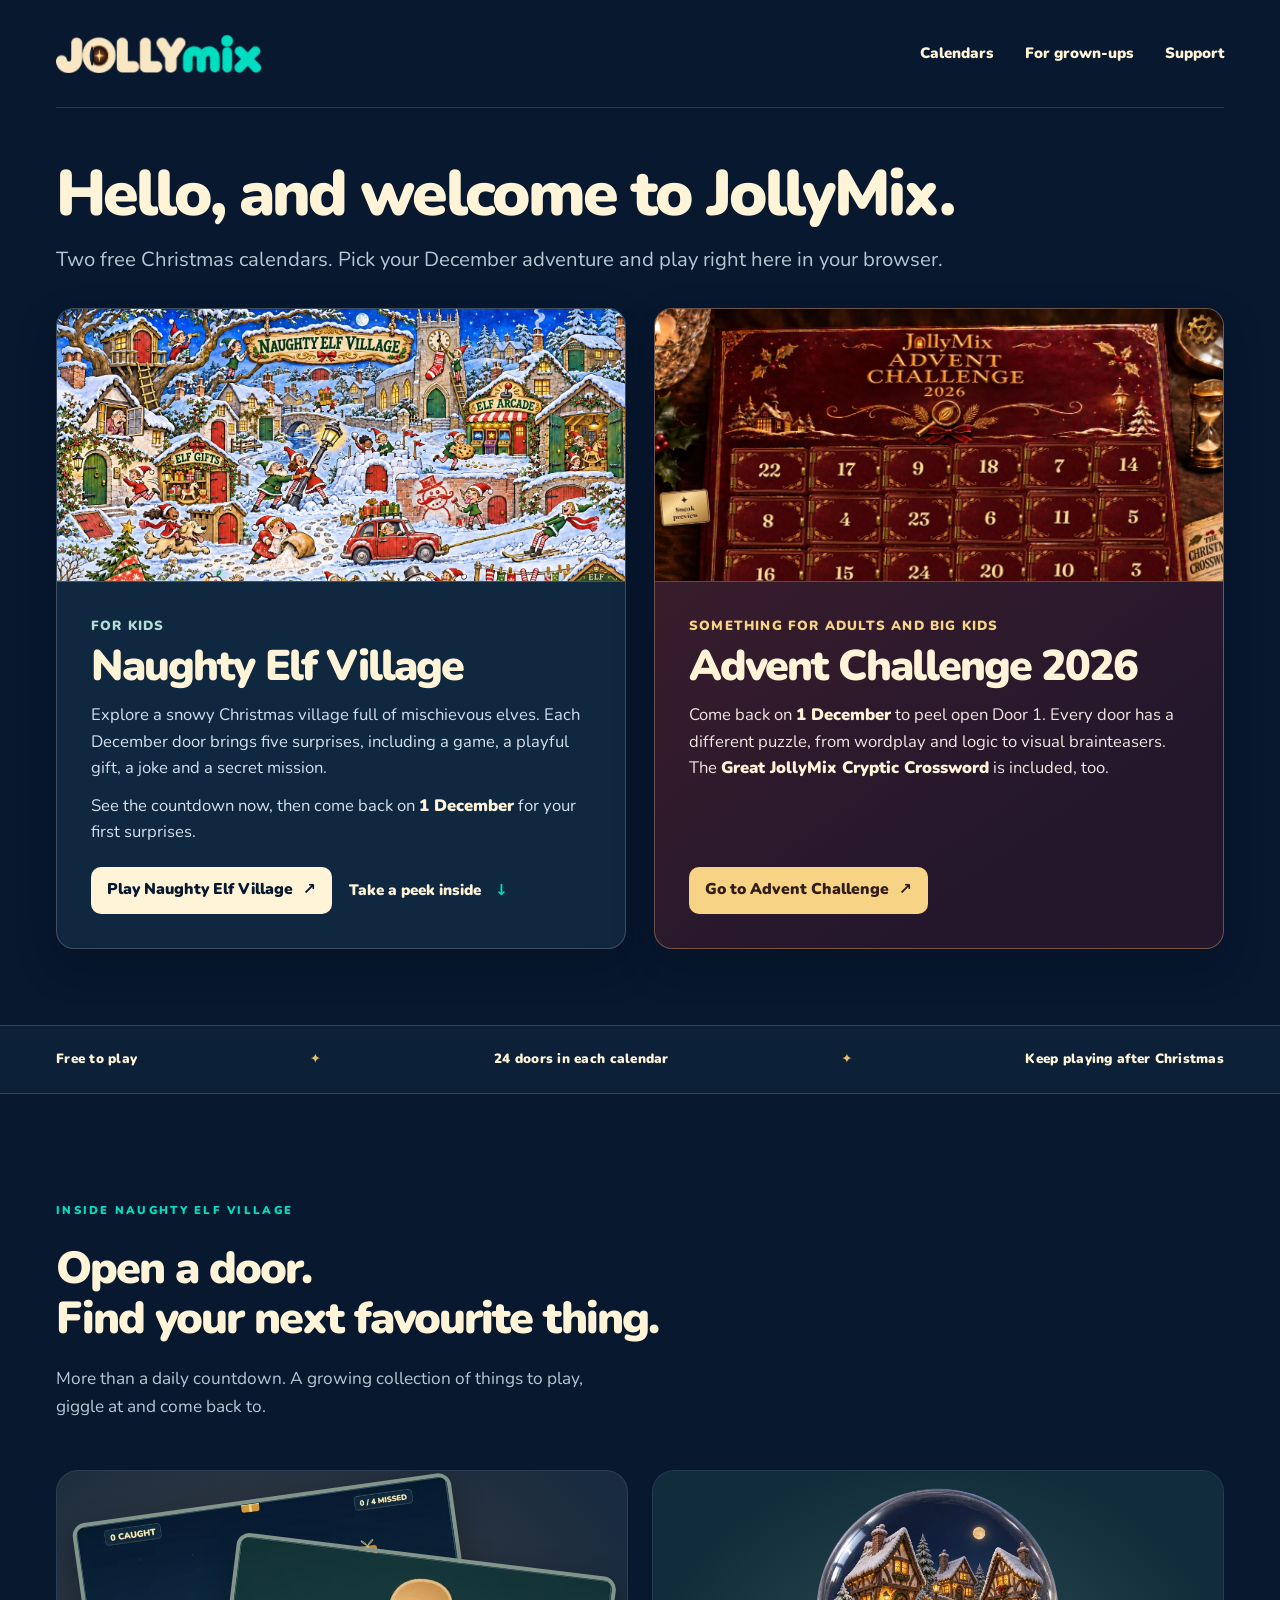
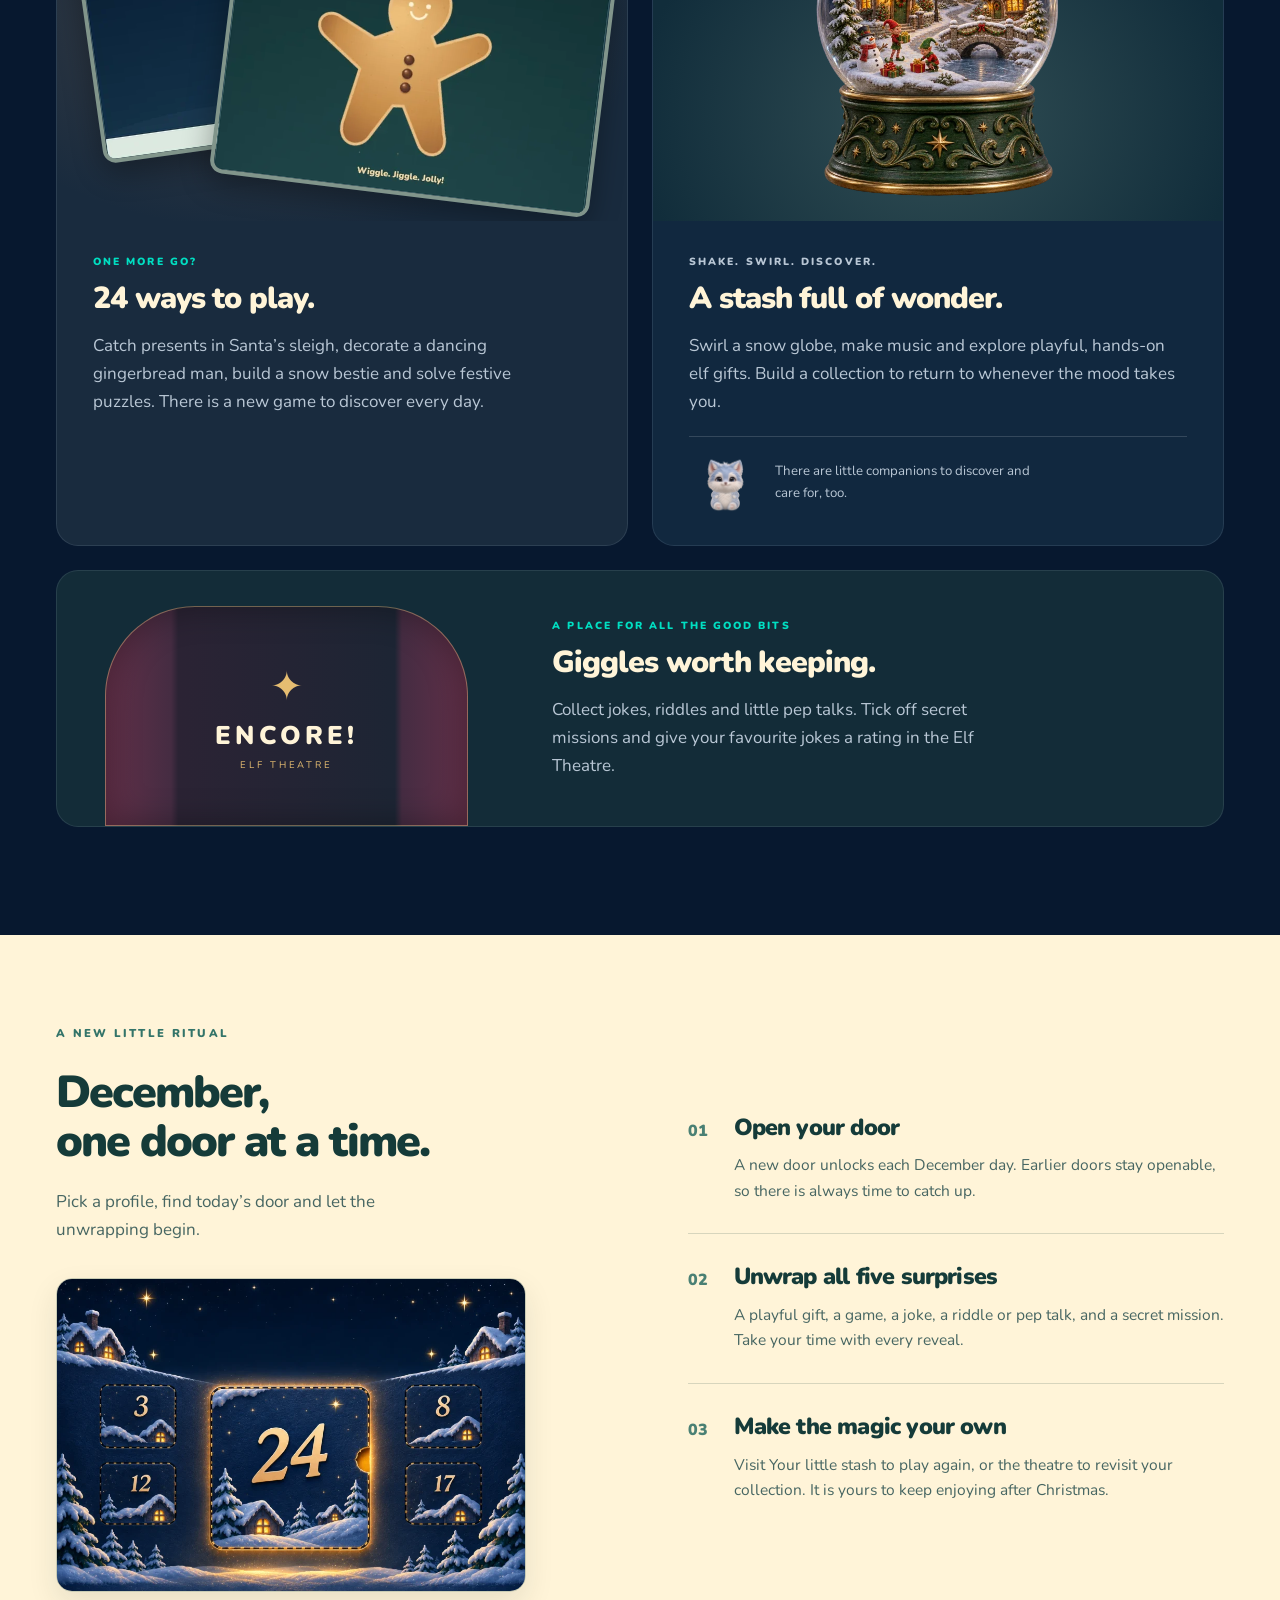
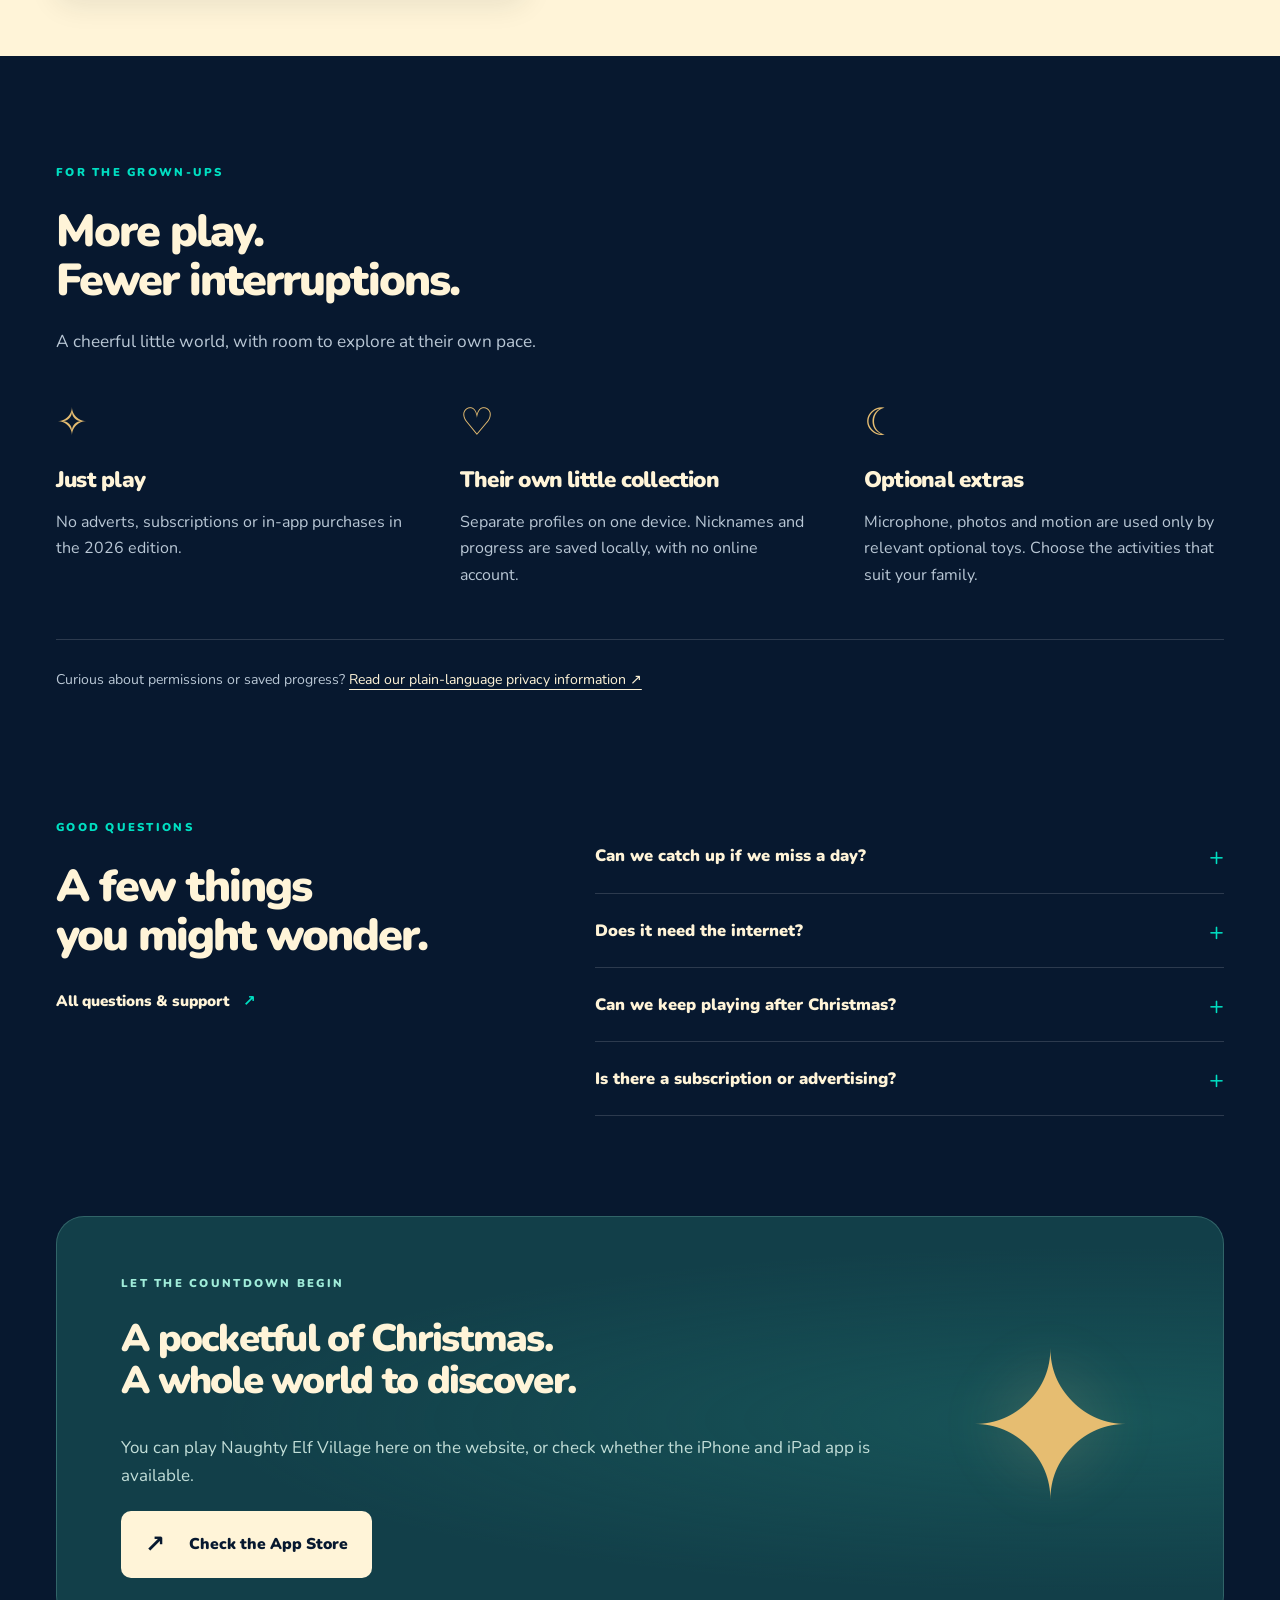
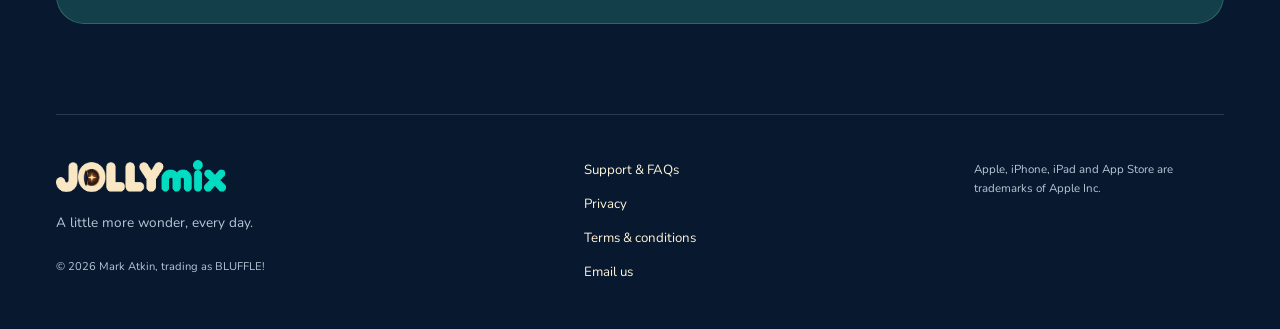
<file: index.html>
<!doctype html>
<html lang="en-GB"><head><meta charset="utf-8"><meta name="viewport" content="width=device-width, initial-scale=1, viewport-fit=cover"><meta name="theme-color" content="#07182f"><title>JollyMix — Play both Christmas calendars online</title><meta name="description" content="Two free Christmas advent calendars. Explore Naughty Elf Village for kids or try Advent Challenge puzzles for big kids and adults."><link rel="canonical" href="https://jollymix.co.uk/"><meta property="og:type" content="website"><meta property="og:title" content="JollyMix — Play both Christmas calendars online"><meta property="og:description" content="Two free Christmas advent calendars. Explore Naughty Elf Village for kids or try Advent Challenge puzzles for big kids and adults."><meta property="og:url" content="https://jollymix.co.uk/"><meta property="og:image" content="https://jollymix.co.uk/assets/social.jpg"><meta name="twitter:card" content="summary_large_image"><link rel="icon" type="image/png" href="./assets/icon.png"><link rel="apple-touch-icon" href="./assets/icon.png"><link rel="stylesheet" href="./assets/site.css"><link rel="stylesheet" href="./assets/calendars.css"></head>
<body><a class="skip" href="#main">Skip to content</a><header class="header wrap"><a class="brand" href="./" aria-label="JOLLYmix home"><span class="wordmark"><img src="./assets/logo.webp" alt="JOLLYmix" width="1985" height="368"><span class="o-door" aria-hidden="true"></span></span></a><nav aria-label="Main navigation"><a href="#calendars">Calendars</a><a href="./#parents">For grown-ups</a><a href="./support/">Support</a></nav></header>
<main id="main">
<section class="web-welcome wrap" id="calendars" aria-labelledby="welcome-title">
  <h1 id="welcome-title">Hello, and welcome to JollyMix.</h1>
  <p>Two free Christmas calendars. Pick your December adventure and play right here in your browser.</p>
  <div class="calendar-choices">
    <article class="calendar-choice village-choice" aria-labelledby="naughty-elf-village-title">
      <div class="choice-copy">
        <p class="choice-audience">For kids</p>
        <h2 id="naughty-elf-village-title">Naughty Elf Village</h2>
        <p>Explore a snowy Christmas village full of mischievous elves. Each December door brings five surprises, including a game, a playful gift, a joke and a secret mission.</p>
        <p>See the countdown now, then come back on <strong>1 December</strong> for your first surprises.</p>
        <div class="choice-actions">
          <a class="button cream" href="./NaughtyElfVillage/">Play Naughty Elf Village <span aria-hidden="true">↗</span></a>
          <a class="text-link" href="#inside">Take a peek inside <span aria-hidden="true">↓</span></a>
        </div>
      </div>
      <img class="choice-art" src="./assets/village.webp" width="1536" height="1024" fetchpriority="high" alt="Naughty Elf Village, a snowy illustrated village full of elves and numbered doors">
    </article>
    <article class="calendar-choice challenge-choice" aria-labelledby="advent-challenge-title">
      <div class="choice-copy">
        <p class="choice-audience">Something for adults and big kids</p>
        <h2 id="advent-challenge-title">Advent Challenge 2026</h2>
        <p>Come back on <strong>1 December</strong> to peel open Door 1. Every door has a different puzzle, from wordplay and logic to visual brainteasers. The <strong>Great JollyMix Cryptic Crossword</strong> is included, too.</p>
        <div class="choice-actions">
          <a class="button primary" href="./AdventChallenge2026/">Go to Advent Challenge <span aria-hidden="true">↗</span></a>
        </div>
      </div>
      <img class="choice-art" src="./assets/advent-challenge-2026.webp" width="1200" height="800" alt="The Advent Challenge burgundy chocolate box with gilded numbered doors">
    </article>
  </div>
</section>
<div class="ribbon"><div class="wrap"><span>Free to play</span><i aria-hidden="true">✦</i><span>24 doors in each calendar</span><i aria-hidden="true">✦</i><span>Keep playing after Christmas</span></div></div>
<section class="section wrap" id="inside"><div class="section-heading"><p class="eyebrow">Inside Naughty Elf Village</p><h2>Open a door.<br>Find your next favourite thing.</h2><p>More than a daily countdown. A growing collection of things to play, giggle at and come back to.</p></div><div class="feature-grid"><article class="feature feature-games"><div class="game-collage"><img src="./assets/game-catch.webp" width="640" height="400" alt="Santa’s Gift Catch: catching colourful falling presents in Santa’s sleigh" loading="lazy"><img src="./assets/game-decorate.webp" width="640" height="400" alt="A smiling gingerbread man decorated with icing and chocolate buttons" loading="lazy"></div><div class="feature-copy"><p class="eyebrow">One more go?</p><h3>24 ways to play.</h3><p>Catch presents in Santa’s sleigh, decorate a dancing gingerbread man, build a snow bestie and solve festive puzzles. There is a new game to discover every day.</p></div></article><article class="feature feature-toys"><div class="feature-art"><img src="./assets/snow-globe.webp" width="600" height="600" alt="An ornate snow globe containing a snowy Christmas village, elves and wrapped presents" loading="lazy"></div><div class="feature-copy"><p class="eyebrow">Shake. Swirl. Discover.</p><h3>A stash full of wonder.</h3><p>Swirl a snow globe, make music and explore playful, hands-on elf gifts. Build a collection to return to whenever the mood takes you.</p><div class="companion-note"><img src="./assets/pip.webp" width="96" height="80" loading="lazy" alt="Pip, one of the little companions"><p>There are little companions to discover and care for, too.</p></div></div></article><article class="feature feature-theatre"><div class="theatre-symbol" aria-hidden="true"><span>✦</span><b>ENCORE!</b><small>ELF THEATRE</small></div><div class="feature-copy"><p class="eyebrow">A place for all the good bits</p><h3>Giggles worth keeping.</h3><p>Collect jokes, riddles and little pep talks. Tick off secret missions and give your favourite jokes a rating in the Elf Theatre.</p></div></article></div></section>
<section class="how-section"><div class="wrap how-layout"><div><p class="eyebrow">A new little ritual</p><h2>December,<br>one door at a time.</h2><p>Pick a profile, find today’s door and let the unwrapping begin.</p><img class="calendar-peek" src="./assets/calendar.webp" width="900" height="600" alt="The gold-numbered doors of the snowy Christmas calendar" loading="lazy"></div><ol class="steps"><li><span>01</span><div><h3>Open your door</h3><p>A new door unlocks each December day. Earlier doors stay openable, so there is always time to catch up.</p></div></li><li><span>02</span><div><h3>Unwrap all five surprises</h3><p>A playful gift, a game, a joke, a riddle or pep talk, and a secret mission. Take your time with every reveal.</p></div></li><li><span>03</span><div><h3>Make the magic your own</h3><p>Visit Your little stash to play again, or the theatre to revisit your collection. It is yours to keep enjoying after Christmas.</p></div></li></ol></div></section>
<section class="section wrap parents" id="parents"><div class="section-heading"><p class="eyebrow">For the grown-ups</p><h2>More play.<br>Fewer interruptions.</h2><p>A cheerful little world, with room to explore at their own pace.</p></div><div class="parent-grid"><article><span aria-hidden="true">✧</span><h3>Just play</h3><p>No adverts, subscriptions or in-app purchases in the 2026 edition.</p></article><article><span aria-hidden="true">♡</span><h3>Their own little collection</h3><p>Separate profiles on one device. Nicknames and progress are saved locally, with no online account.</p></article><article><span aria-hidden="true">☾</span><h3>Optional extras</h3><p>Microphone, photos and motion are used only by relevant optional toys. Choose the activities that suit your family.</p></article></div><p class="privacy-link">Curious about permissions or saved progress? <a href="./privacy/">Read our plain-language privacy information <span aria-hidden="true">↗</span></a></p></section>
<section class="faq-section wrap"><div><p class="eyebrow">Good questions</p><h2>A few things<br>you might wonder.</h2><a class="text-link" href="./support/">All questions &amp; support <span aria-hidden="true">↗</span></a></div><div><details><summary>Can we catch up if we miss a day?</summary><div><p>Yes. Once a door unlocks, it stays available. Miss 1 December? You can open that door on 2 December, or any later day. You can also revisit the surprises you have collected.</p></div></details><details><summary>Does it need the internet?</summary><div><p>You’ll need a connection to load the browser games. Naughty Elf Village also checks the date online before opening new doors.</p></div></details><details><summary>Can we keep playing after Christmas?</summary><div><p>Absolutely. Keep enjoying the toys, games and surprises you have collected. The 2026 calendar does not disappear on Christmas Day. We plan a completely new calendar for next year.</p></div></details><details><summary>Is there a subscription or advertising?</summary><div><p>The 2026 edition is free, with no adverts, in-app purchases or subscription. No player account is needed.</p></div></details></div></section>
<section class="download wrap" id="get-app"><div><p class="eyebrow">Let the countdown begin</p><h2>A pocketful of Christmas.<br>A whole world to discover.</h2><p>You can play Naughty Elf Village here on the website, or check whether the iPhone and iPad app is available.</p><a class="button cream" href="https://apps.apple.com/gb/app/id6835128594"><span class="store-icon" aria-hidden="true">↗</span> Check the App Store</a></div><span class="download-star" aria-hidden="true">✦</span></section></main>
<footer class="footer wrap"><div><a class="brand footer-brand" href="./" aria-label="JOLLYmix home"><span class="wordmark"><img src="./assets/logo.webp" alt="JOLLYmix" width="1985" height="368"><span class="o-door" aria-hidden="true"></span></span></a><p>A little more wonder, every day.</p><small>© 2026 Mark Atkin, trading as BLUFFLE!</small></div><div class="footer-links"><a href="./support/">Support &amp; FAQs</a><a href="./privacy/">Privacy</a><a href="./terms/">Terms &amp; conditions</a><a href="mailto:Support@bluffle.co.uk">Email us</a></div><p class="footer-note">Apple, iPhone, iPad and App Store are trademarks of Apple Inc.</p></footer></body></html>
</file>
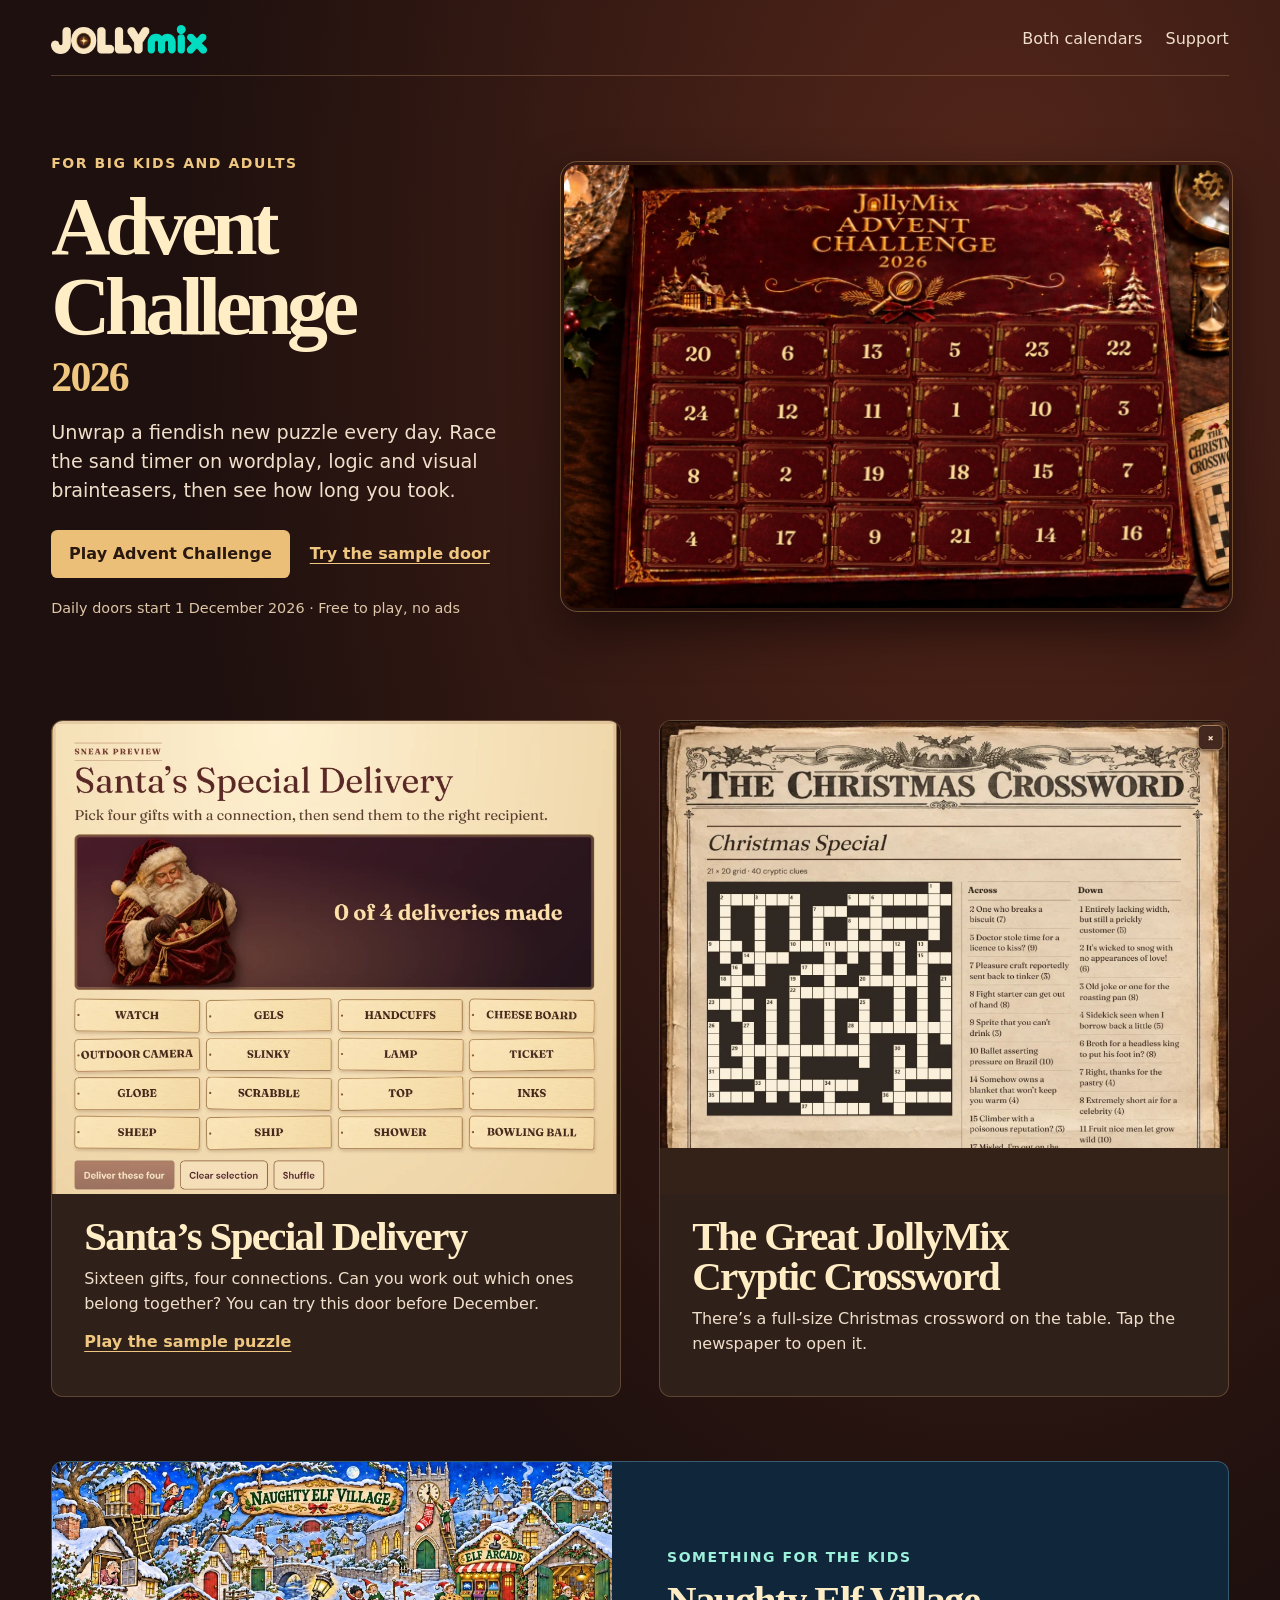
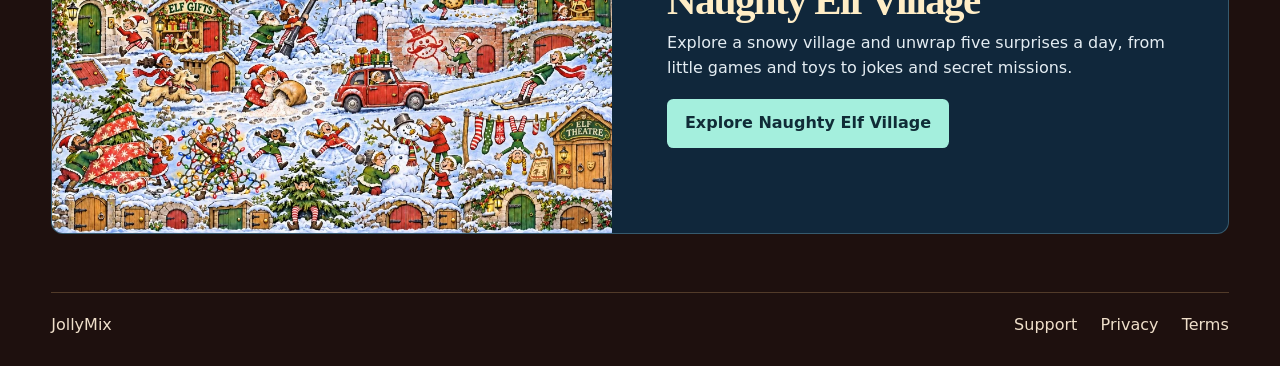
<file: advent-challenge/index.html>
<!doctype html>
<html lang="en-GB">
<head>
  <meta charset="utf-8">
  <meta name="viewport" content="width=device-width, initial-scale=1">
  <meta name="theme-color" content="#25120f">
  <title>JollyMix Advent Challenge 2026 · Free Christmas puzzles</title>
  <meta name="description" content="Open 24 different Christmas puzzles and a big cryptic crossword. Try the sample door now. Free to play online with no ads.">
  <link rel="canonical" href="https://jollymix.co.uk/advent-challenge/">
  <meta property="og:type" content="website">
  <meta property="og:site_name" content="JollyMix">
  <meta property="og:title" content="JollyMix Advent Challenge 2026">
  <meta property="og:description" content="24 fiendish Christmas puzzles and a big cryptic crossword. Try the sample door. Free to play, no ads.">
  <meta property="og:url" content="https://jollymix.co.uk/advent-challenge/">
  <meta property="og:image" content="https://jollymix.co.uk/AdventChallenge2026/social-advent-2026.jpg">
  <meta property="og:image:alt" content="The red and gold JollyMix Advent Challenge chocolate box on a festive table.">
  <meta property="og:image:width" content="1200">
  <meta property="og:image:height" content="630">
  <meta name="twitter:card" content="summary_large_image">
  <meta name="twitter:title" content="JollyMix Advent Challenge 2026">
  <meta name="twitter:description" content="24 fiendish Christmas puzzles and a big cryptic crossword. Try the sample door. Free to play, no ads.">
  <meta name="twitter:image" content="https://jollymix.co.uk/AdventChallenge2026/social-advent-2026.jpg">
  <meta name="twitter:image:alt" content="The red and gold JollyMix Advent Challenge chocolate box on a festive table.">
  <link rel="stylesheet" href="styles.css">
</head>
<body>
  <a class="skip" href="#main">Skip to content</a>
  <header class="masthead wrap">
    <a class="brand" href="../" aria-label="JollyMix home"><img src="logo.webp" alt="JollyMix" width="156" height="33"></a>
    <nav aria-label="Main navigation">
      <a href="../">Both calendars</a><a href="../AdventChallenge2026/support/">Support</a>
    </nav>
  </header>
  <main id="main">
    <section class="hero wrap" aria-labelledby="title">
      <div class="hero-copy">
        <p class="label">For big kids and adults</p>
        <h1 id="title">Advent<br>Challenge <span>2026</span></h1>
        <p>Unwrap a fiendish new puzzle every day. Race the sand timer on wordplay, logic and visual brainteasers, then see how long you took.</p>
        <div class="actions">
          <a class="button primary" href="../AdventChallenge2026/">Play Advent Challenge</a>
          <a class="sample-link" href="../AdventChallenge2026/#sneak-preview">Try the sample door</a>
        </div>
        <p class="details">Daily doors start 1 December 2026 · Free to play, no ads</p>
      </div>
      <img class="hero-art" src="chocolate-box.webp" width="1350" height="900" alt="Red and gold Advent Challenge chocolate box with 24 numbered doors, an hourglass and a newspaper." fetchpriority="high">
    </section>

    <section class="features wrap" aria-label="Inside the calendar">
      <article class="feature">
        <img src="sample-puzzle.webp" width="950" height="863" alt="Santa’s Special Delivery puzzle with sixteen gift tiles." loading="lazy">
        <div class="feature-copy">
          <h2>Santa’s Special Delivery</h2>
          <p>Sixteen gifts, four connections. Can you work out which ones belong together? You can try this door before December.</p>
          <a href="../AdventChallenge2026/#sneak-preview">Play the sample puzzle</a>
        </div>
      </article>
      <article class="feature">
        <img src="christmas-crossword.webp" width="960" height="723" alt="The Christmas Crossword printed on a newspaper, with a blank grid and cryptic clues." loading="lazy">
        <div class="feature-copy">
          <h2>The Great JollyMix Cryptic Crossword</h2>
          <p>There’s a full-size Christmas crossword on the table. Tap the newspaper to open it.</p>
        </div>
      </article>
    </section>

    <section class="family wrap" aria-labelledby="kids-title">
      <div class="family-panel">
        <img src="elf-village.webp" width="980" height="650" alt="Snow-covered Naughty Elf Village, full of elves and numbered doors." loading="lazy">
        <div class="family-copy">
          <p class="label">Something for the kids</p>
          <h2 id="kids-title">Naughty Elf Village</h2>
          <p>Explore a snowy village and unwrap five surprises a day, from little games and toys to jokes and secret missions.</p>
          <a class="button" href="../NaughtyElfVillage/">Explore Naughty Elf Village</a>
        </div>
      </div>
    </section>
  </main>
  <footer class="wrap">
    <a href="../">JollyMix</a>
    <nav aria-label="Useful links"><a href="../AdventChallenge2026/support/">Support</a><a href="../AdventChallenge2026/privacy/">Privacy</a><a href="../AdventChallenge2026/terms/">Terms</a></nav>
  </footer>
</body>
</html>
</file>
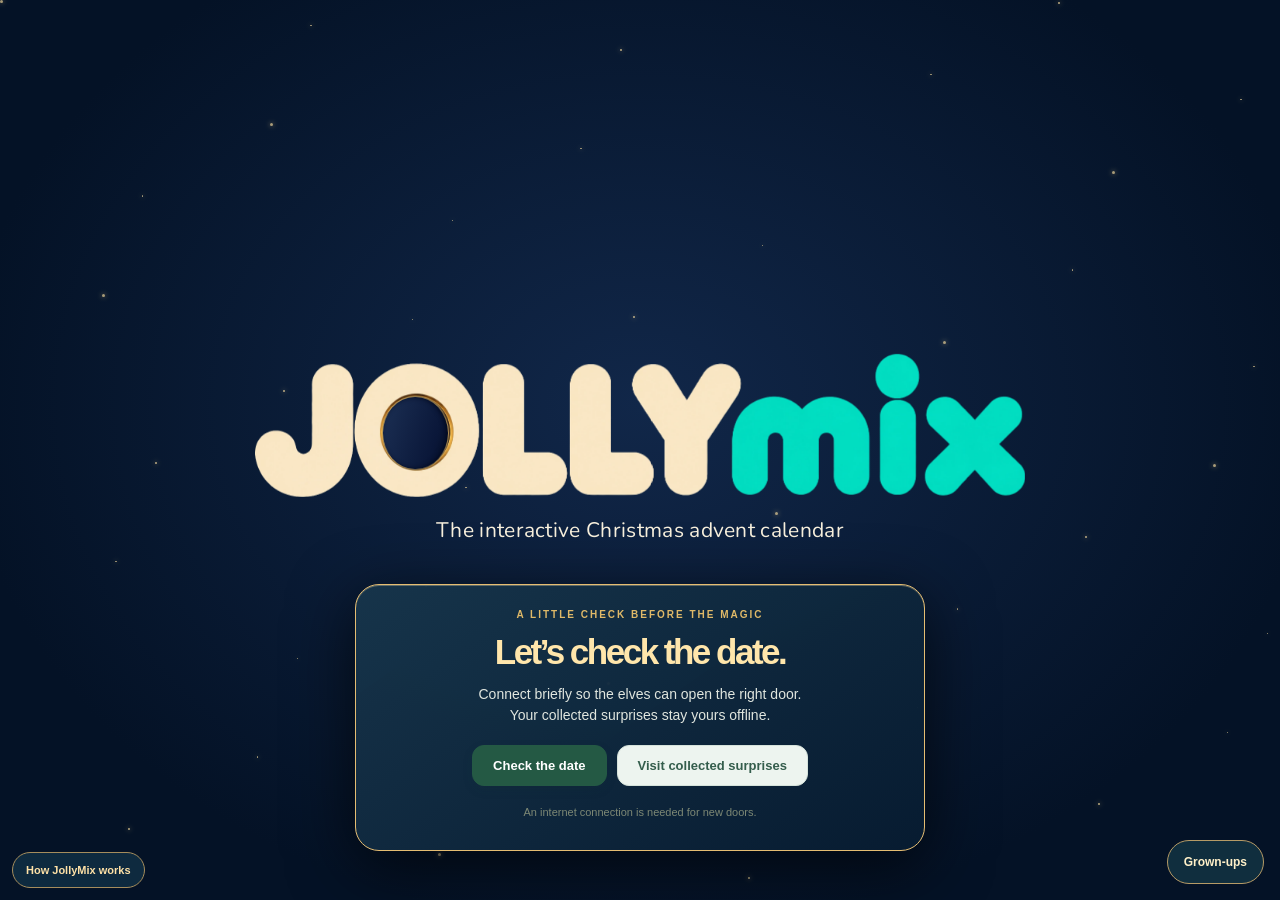
<file: NaughtyElfVillage/index.html>
<!doctype html>
<html lang="en">
<head><meta charset="UTF-8"><meta name="viewport" content="width=device-width, initial-scale=1, maximum-scale=1, user-scalable=no, viewport-fit=cover"><meta name="theme-color" content="#051429"><meta name="description" content="JollyMix — Naughty Elf Village: each child’s own illustrated Christmas adventure. Living fluffy friends, tactile elf gifts, 24 games, riddles and secret missions."><title>JollyMix — Naughty Elf Village | Christmas Advent Calendar</title><link rel="stylesheet" href="style.css"><link rel="stylesheet" href="play-lab.css"><link rel="stylesheet" href="adventure-v3.css"><link rel="stylesheet" href="elf-club.css"><link rel="stylesheet" href="christmas-card.css"><link rel="stylesheet" href="slick-ui.css"><link rel="stylesheet" href="elf-interiors.css"><link rel="stylesheet" href="secret-village.css"><link rel="stylesheet" href="jollybox.css"><link rel="stylesheet" href="midnight-opening.css">
<link rel="stylesheet" href="surprise-experience.css"><link rel="stylesheet" href="arcade-refinements.css"><link rel="stylesheet" href="arcade-art.css"><link rel="stylesheet" href="character-nursery.css"><link rel="stylesheet" href="welcome-explainer.css"><link rel="stylesheet" href="golf-courses.css"><link rel="manifest" href="manifest.webmanifest"><link rel="icon" type="image/png" href="assets/jollybox-icon-192.png"><link rel="apple-touch-icon" href="assets/jollybox-touch-icon.png"><link rel="stylesheet" href="arcade-update.css"><link rel="stylesheet" href="gift-update.css"><link rel="stylesheet" href="review-feedback.css"><link rel="stylesheet" href="companion-play.css"><link rel="stylesheet" href="review-polish.css"><link rel="stylesheet" href="november-polish.css"><link rel="stylesheet" href="elf-theatre.css"><link rel="stylesheet" href="review-corrections.css"></head>
<body><script>document.body.classList.add('jolly-boot')</script>
<div class="snowfall" aria-hidden="true"></div>
<header class="topbar"><a href="#calendar" class="brand"><span class="brand-star">✦</span><span>merry little magic<small>BIG LITTLE CHRISTMAS ADVENTURES</small></span></a><nav aria-label="Main navigation"><button data-view="calendar" class="nav-button active">The magic doors</button><button data-view="toys" class="nav-button">Wonder shelf <span id="toy-count">0</span></button><button data-view="games" class="nav-button">Play club <span id="game-count">0</span></button></nav><button id="sound" class="icon-button" aria-label="Turn sound on" title="Turn sound on">♫<span class="sound-off">×</span></button></header>
<main id="main"></main>
<footer><span>Made of little moments & a little Christmas magic.</span><button id="settings">Grown-up corner <span>↗</span></button></footer>
<dialog id="modal" aria-labelledby="modal-title"><button class="close" aria-label="Close dialog">×</button><div id="modal-content"></div></dialog><div id="toast" role="status"></div>
<script src="trusted-calendar.js"></script><script src="data.js"></script><script src="play-data.js"></script><script src="baby-assets.js"></script><script src="living-assets.js"></script><script src="app.js"></script><script src="toys-plus.js"></script><script src="games-studio.js"></script><script src="games-plus.js"></script><script src="adventure-v3.js"></script><script src="christmas-village.js"></script><script src="arcade-bonus.js"></script><script src="elf-club.js"></script><script src="christmas-card.js"></script><script src="living-nursery.js"></script><script src="soft-toy-renderer.js"></script><script src="tactile-materials.js"></script><script src="premium-fidgets.js"></script><script src="premium-worlds.js"></script><script src="premium-thumbnails.js"></script><script src="penguin-nest.js"></script><script src="snowball-bowling.js"></script><script src="child-profiles.js"></script><script src="ready-pet-assets.js"></script><script src="nursery-recovery.js"></script><script src="immersive-hideout.js"></script><script src="arcade-preview-assets.js"></script><script src="elf-interiors.js"></script><script src="secret-village.js"></script><script src="midnight-opening.js"></script><script src="jollybox.js"></script>
<script src="surprise-experience.js"></script><script src="arcade-refinements.js"></script><script src="village-polish.js"></script><script src="arcade-art.js"></script><script src="arcade-scenes.js"></script><script src="arcade-details.js"></script><script src="elf-mirror.js"></script><script src="character-nursery.js"></script><script src="toy-audio.js"></script><script src="candle-world.js"></script><script src="butter-squishy.js"></script><script src="golf-courses.js"></script><script src="welcome-explainer.js"></script><script src="paint-lens.js"></script><script src="premium-gifts-update.js"></script><script src="water-film.js"></script><script src="candle-flame.js"></script><script src="nursery-registration.js"></script><script src="jollybox-songs.js"></script><script src="arcade-progression.js"></script><script src="arcade-action-rounds.js"></script><script src="arcade-puzzle-rounds.js"></script><script src="arcade-levels.js"></script><script src="arcade-finger-games.js"></script><script src="mirror-pull.js"></script><script src="game-touch-guard.js"></script><script src="photo-puzzles.js"></script><script src="penguin-swipe.js"></script><script src="review-feedback.js"></script><script src="three-local.js"></script><script src="three-gift-studio.js"></script><script src="companion-rig.js"></script><script src="companion-portraits.js"></script><script src="companion-body-art.js"></script><script src="companion-play.js"></script><script src="companion-feeding.js"></script><script src="metal-and-music.js"></script><script src="fluid-water.js"></script><script src="candle-breath.js"></script><script src="gingerbread-dance.js"></script><script src="marbling-fluid.js"></script><script src="elf-answer-ball.js"></script><script src="phone-polish.js"></script><script src="november-polish.js"></script><script src="elf-theatre.js"></script><script src="calendar-clock-ui.js"></script><script src="catch-melody.js"></script><script src="review-corrections.js"></script><script src="legal-pages.js"></script><script src="app-review-access.js"></script><script>render();if(location.hash==='#secret')secretPuzzle();addEventListener('hashchange',()=>{if(location.hash==='#secret')secretPuzzle()});</script>
</body></html>
</file>
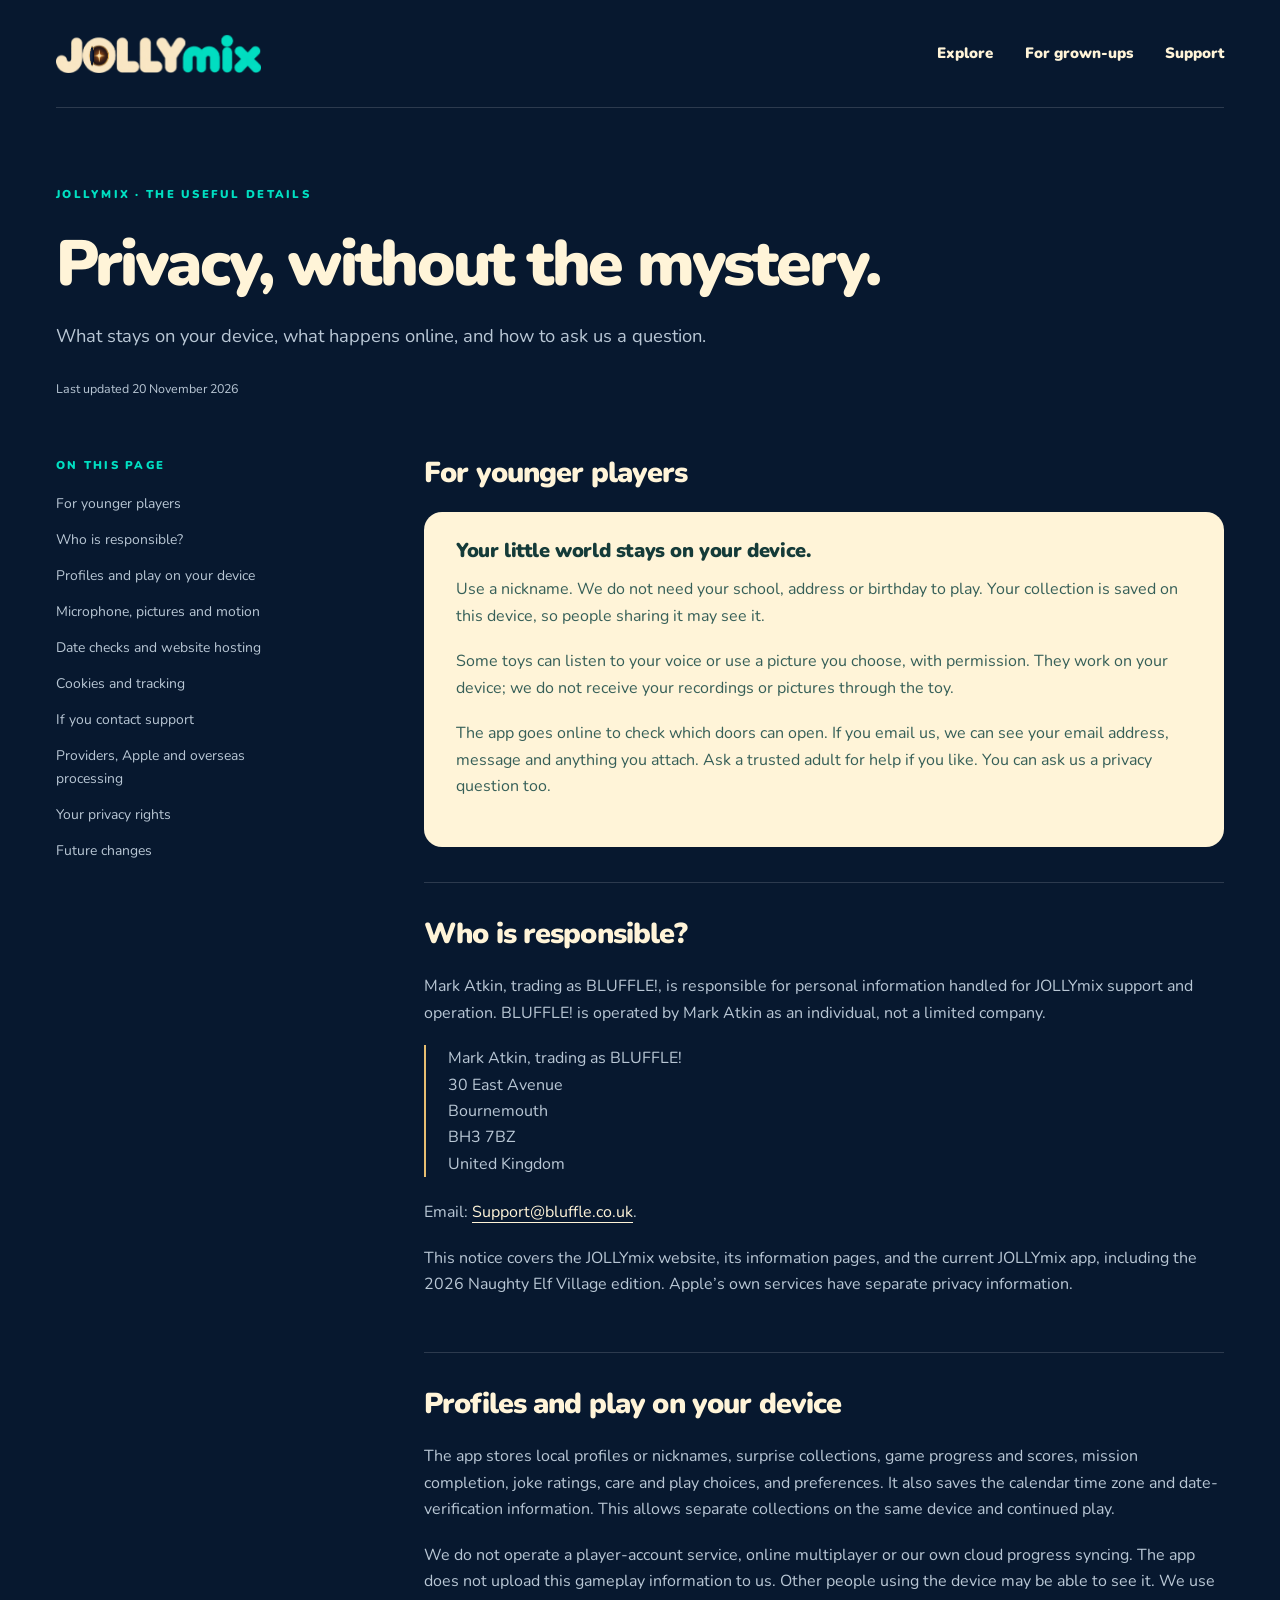
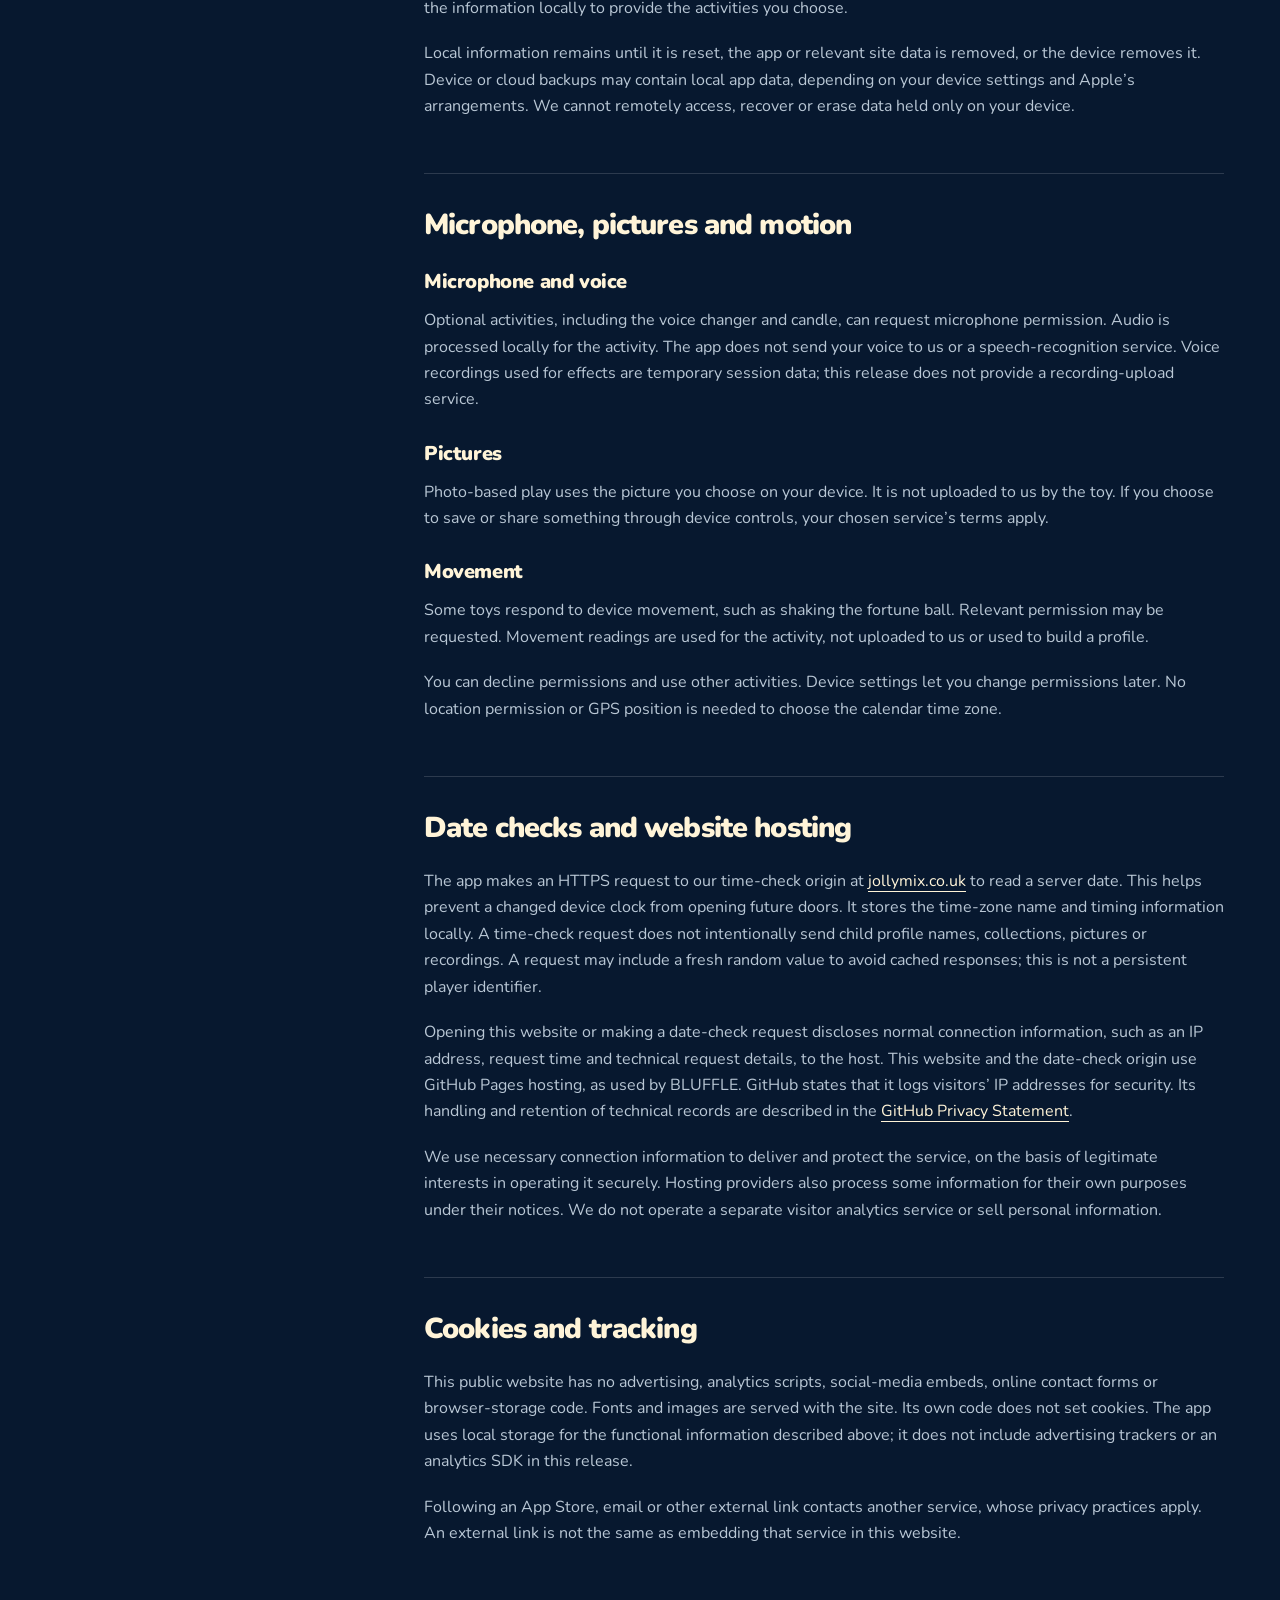
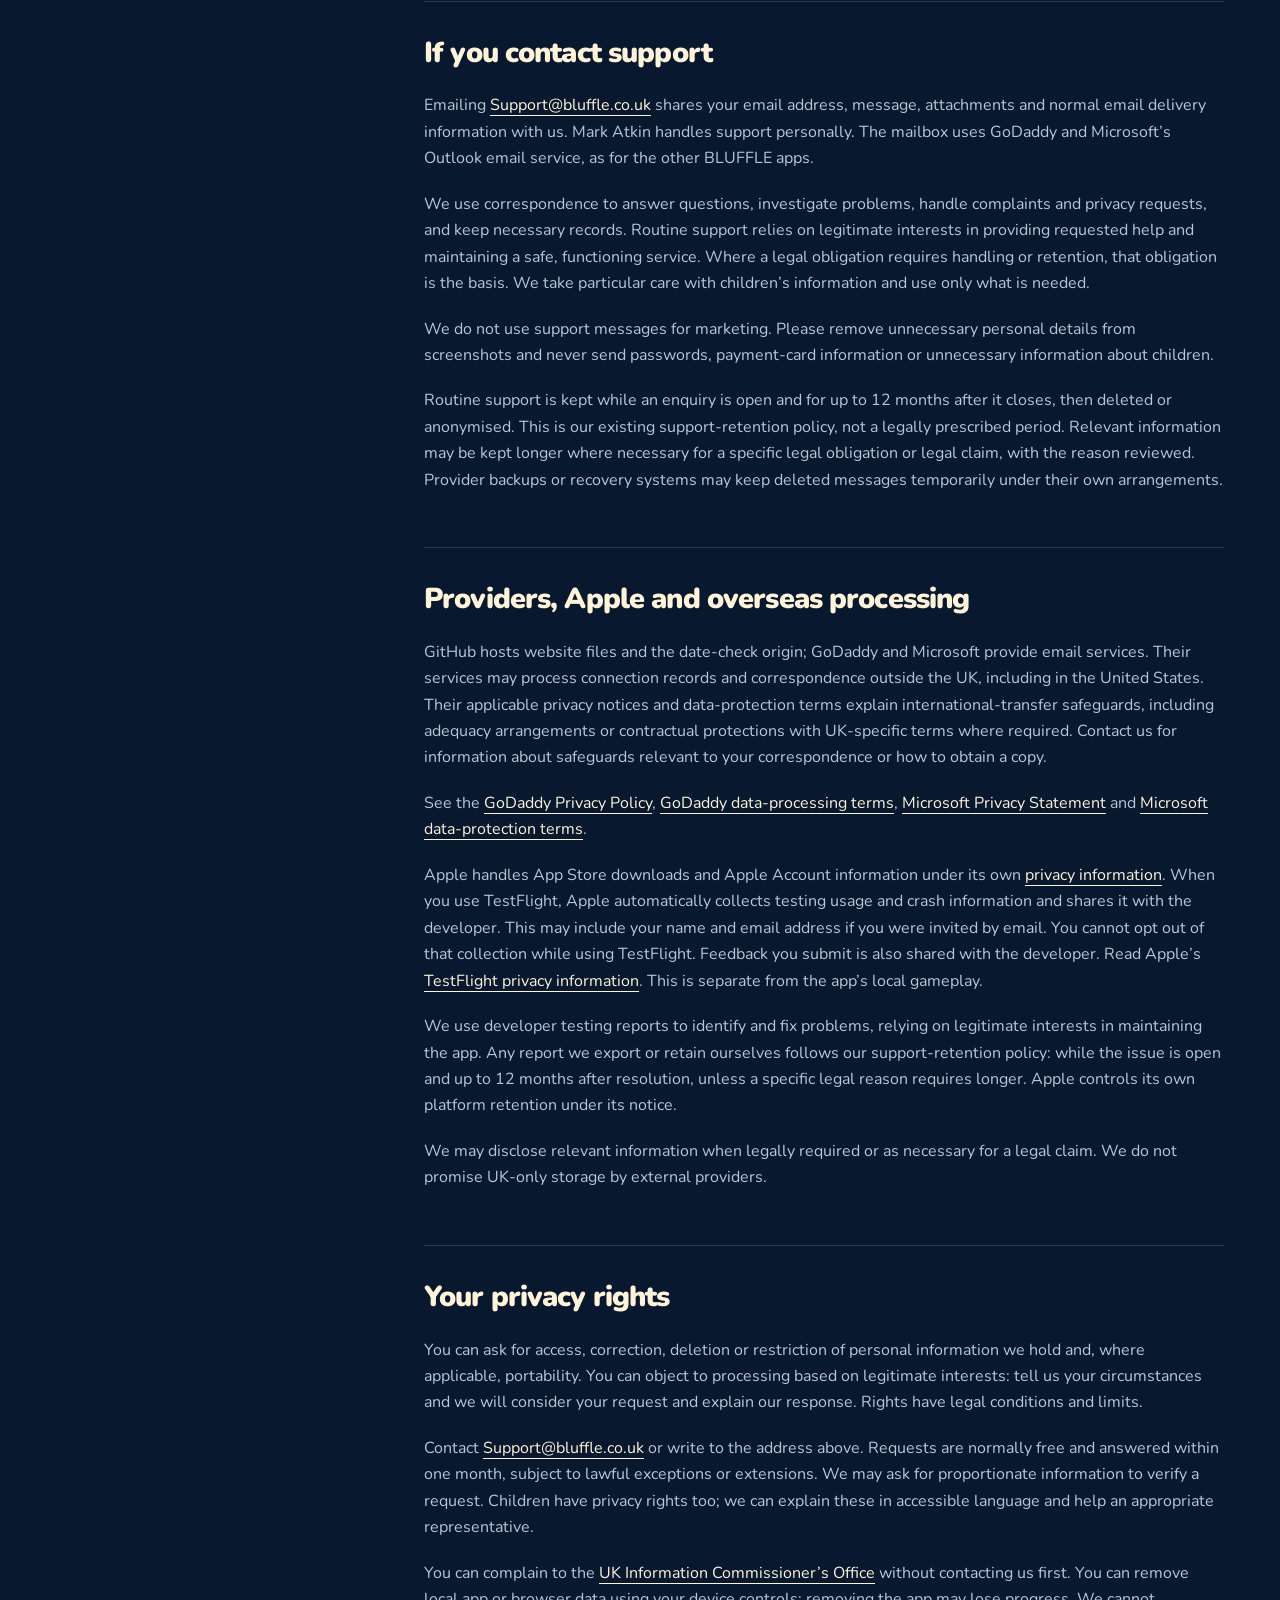
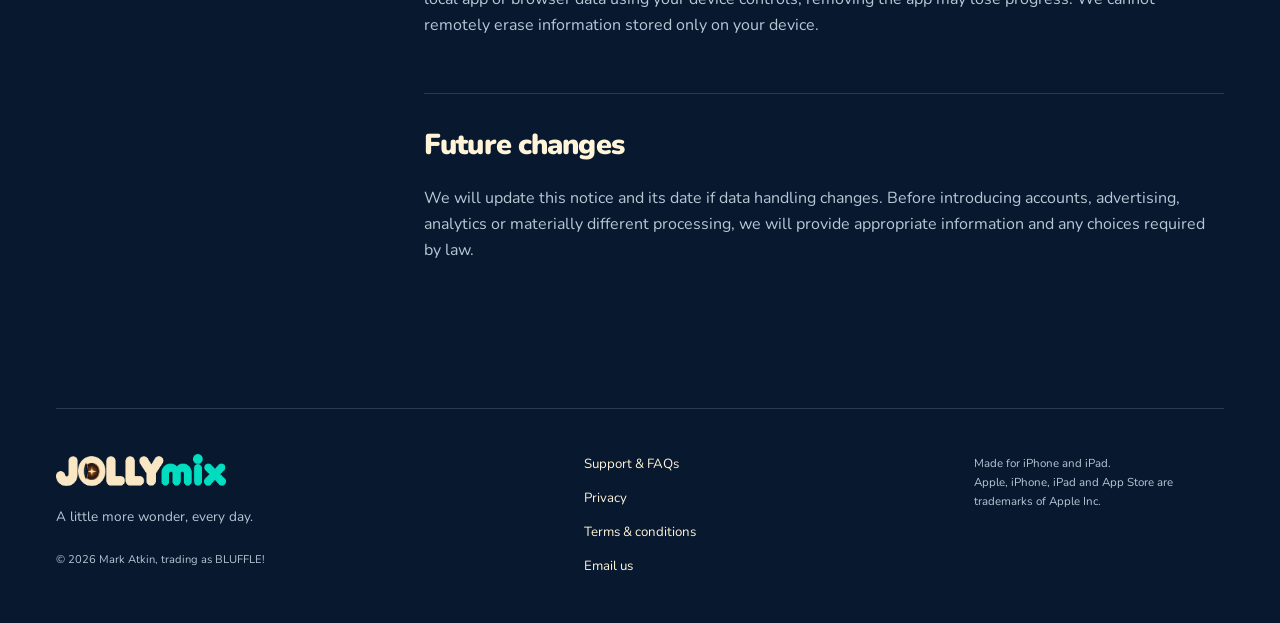
<file: privacy/index.html>
<!doctype html>
<html lang="en-GB"><head><meta charset="utf-8"><meta name="viewport" content="width=device-width, initial-scale=1, viewport-fit=cover"><meta name="theme-color" content="#07182f"><title>Privacy, without the mystery. | JOLLYmix</title><meta name="description" content="What stays on your device, what happens online, and how to ask us a question."><link rel="canonical" href="https://jollymix.co.uk/privacy/"><meta property="og:type" content="website"><meta property="og:title" content="Privacy, without the mystery. | JOLLYmix"><meta property="og:description" content="What stays on your device, what happens online, and how to ask us a question."><meta property="og:url" content="https://jollymix.co.uk/privacy/"><meta property="og:image" content="https://jollymix.co.uk/assets/social.jpg"><meta name="twitter:card" content="summary_large_image"><link rel="icon" type="image/png" href="../assets/icon.png"><link rel="apple-touch-icon" href="../assets/icon.png"><link rel="stylesheet" href="../assets/site.css"></head>
<body class="inner-page"><a class="skip" href="#main">Skip to content</a><header class="header wrap"><a class="brand" href="../" aria-label="JOLLYmix home"><span class="wordmark"><img src="../assets/logo.webp" alt="JOLLYmix" width="1985" height="368"><span class="o-door" aria-hidden="true"></span></span></a><nav aria-label="Main navigation"><a href="../#inside">Explore</a><a href="../#parents">For grown-ups</a><a href="../support/">Support</a></nav></header>
<main id="main"><div class="page-intro wrap"><p class="eyebrow">JOLLYmix · The useful details</p><h1>Privacy, without the mystery.</h1><p>What stays on your device, what happens online, and how to ask us a question.</p><small>Last updated 20 November 2026</small></div><div class="legal-layout wrap"><aside><p class="eyebrow">On this page</p><nav aria-label="On this page"><a href="#younger">For younger players</a><a href="#controller">Who is responsible?</a><a href="#local">Profiles and play on your device</a><a href="#permissions">Microphone, pictures and motion</a><a href="#online">Date checks and website hosting</a><a href="#tracking">Cookies and tracking</a><a href="#support">If you contact support</a><a href="#providers">Providers, Apple and overseas processing</a><a href="#rights">Your privacy rights</a><a href="#updates">Future changes</a></nav></aside><article class="prose"><section id="younger"><h2>For younger players</h2><div class="plain-summary"><h3>Your little world stays on your device.</h3><p>Use a nickname. We do not need your school, address or birthday to play. Your collection is saved on this device, so people sharing it may see it.</p><p>Some toys can listen to your voice or use a picture you choose, with permission. They work on your device; we do not receive your recordings or pictures through the toy.</p><p>The app goes online to check which doors can open. If you email us, we can see your email address, message and anything you attach. Ask a trusted adult for help if you like. You can ask us a privacy question too.</p></div></section><section id="controller"><h2>Who is responsible?</h2><p>Mark Atkin, trading as BLUFFLE!, is responsible for personal information handled for JOLLYmix support and operation. BLUFFLE! is operated by Mark Atkin as an individual, not a limited company.</p><address>Mark Atkin, trading as BLUFFLE!<br>30 East Avenue<br>Bournemouth<br>BH3 7BZ<br>United Kingdom</address><p>Email: <a href="mailto:Support@bluffle.co.uk">Support@bluffle.co.uk</a>.</p><p>This notice covers the JOLLYmix website, its information pages, and the current JOLLYmix app, including the 2026 Naughty Elf Village edition. Apple’s own services have separate privacy information.</p></section><section id="local"><h2>Profiles and play on your device</h2><p>The app stores local profiles or nicknames, surprise collections, game progress and scores, mission completion, joke ratings, care and play choices, and preferences. It also saves the calendar time zone and date-verification information. This allows separate collections on the same device and continued play.</p><p>We do not operate a player-account service, online multiplayer or our own cloud progress syncing. The app does not upload this gameplay information to us. Other people using the device may be able to see it. We use the information locally to provide the activities you choose.</p><p>Local information remains until it is reset, the app or relevant site data is removed, or the device removes it. Device or cloud backups may contain local app data, depending on your device settings and Apple’s arrangements. We cannot remotely access, recover or erase data held only on your device.</p></section><section id="permissions"><h2>Microphone, pictures and motion</h2><h3>Microphone and voice</h3><p>Optional activities, including the voice changer and candle, can request microphone permission. Audio is processed locally for the activity. The app does not send your voice to us or a speech-recognition service. Voice recordings used for effects are temporary session data; this release does not provide a recording-upload service.</p><h3>Pictures</h3><p>Photo-based play uses the picture you choose on your device. It is not uploaded to us by the toy. If you choose to save or share something through device controls, your chosen service’s terms apply.</p><h3>Movement</h3><p>Some toys respond to device movement, such as shaking the fortune ball. Relevant permission may be requested. Movement readings are used for the activity, not uploaded to us or used to build a profile.</p><p>You can decline permissions and use other activities. Device settings let you change permissions later. No location permission or GPS position is needed to choose the calendar time zone.</p></section><section id="online"><h2>Date checks and website hosting</h2><p>The app makes an HTTPS request to our time-check origin at <a href="https://jollymix.co.uk/">jollymix.co.uk</a> to read a server date. This helps prevent a changed device clock from opening future doors. It stores the time-zone name and timing information locally. A time-check request does not intentionally send child profile names, collections, pictures or recordings. A request may include a fresh random value to avoid cached responses; this is not a persistent player identifier.</p><p>Opening this website or making a date-check request discloses normal connection information, such as an IP address, request time and technical request details, to the host. This website and the date-check origin use GitHub Pages hosting, as used by BLUFFLE. GitHub states that it logs visitors’ IP addresses for security. Its handling and retention of technical records are described in the <a href="https://docs.github.com/en/site-policy/privacy-policies/github-general-privacy-statement">GitHub Privacy Statement</a>.</p><p>We use necessary connection information to deliver and protect the service, on the basis of legitimate interests in operating it securely. Hosting providers also process some information for their own purposes under their notices. We do not operate a separate visitor analytics service or sell personal information.</p></section><section id="tracking"><h2>Cookies and tracking</h2><p>This public website has no advertising, analytics scripts, social-media embeds, online contact forms or browser-storage code. Fonts and images are served with the site. Its own code does not set cookies. The app uses local storage for the functional information described above; it does not include advertising trackers or an analytics SDK in this release.</p><p>Following an App Store, email or other external link contacts another service, whose privacy practices apply. An external link is not the same as embedding that service in this website.</p></section><section id="support"><h2>If you contact support</h2><p>Emailing <a href="mailto:Support@bluffle.co.uk">Support@bluffle.co.uk</a> shares your email address, message, attachments and normal email delivery information with us. Mark Atkin handles support personally. The mailbox uses GoDaddy and Microsoft’s Outlook email service, as for the other BLUFFLE apps.</p><p>We use correspondence to answer questions, investigate problems, handle complaints and privacy requests, and keep necessary records. Routine support relies on legitimate interests in providing requested help and maintaining a safe, functioning service. Where a legal obligation requires handling or retention, that obligation is the basis. We take particular care with children’s information and use only what is needed.</p><p>We do not use support messages for marketing. Please remove unnecessary personal details from screenshots and never send passwords, payment-card information or unnecessary information about children.</p><p>Routine support is kept while an enquiry is open and for up to 12 months after it closes, then deleted or anonymised. This is our existing support-retention policy, not a legally prescribed period. Relevant information may be kept longer where necessary for a specific legal obligation or legal claim, with the reason reviewed. Provider backups or recovery systems may keep deleted messages temporarily under their own arrangements.</p></section><section id="providers"><h2>Providers, Apple and overseas processing</h2><p>GitHub hosts website files and the date-check origin; GoDaddy and Microsoft provide email services. Their services may process connection records and correspondence outside the UK, including in the United States. Their applicable privacy notices and data-protection terms explain international-transfer safeguards, including adequacy arrangements or contractual protections with UK-specific terms where required. Contact us for information about safeguards relevant to your correspondence or how to obtain a copy.</p><p>See the <a href="https://www.godaddy.com/legal/agreements/privacy-policy">GoDaddy Privacy Policy</a>, <a href="https://www.godaddy.com/legal/agreements/data-processing-addendum">GoDaddy data-processing terms</a>, <a href="https://privacy.microsoft.com/privacystatement">Microsoft Privacy Statement</a> and <a href="https://www.microsoft.com/licensing/docs/view/Microsoft-Products-and-Services-Data-Protection-Addendum-DPA">Microsoft data-protection terms</a>.</p><p>Apple handles App Store downloads and Apple Account information under its own <a href="https://www.apple.com/legal/privacy/">privacy information</a>. When you use TestFlight, Apple automatically collects testing usage and crash information and shares it with the developer. This may include your name and email address if you were invited by email. You cannot opt out of that collection while using TestFlight. Feedback you submit is also shared with the developer. Read Apple’s <a href="https://www.apple.com/legal/privacy/data/en/test-flight/">TestFlight privacy information</a>. This is separate from the app’s local gameplay.</p><p>We use developer testing reports to identify and fix problems, relying on legitimate interests in maintaining the app. Any report we export or retain ourselves follows our support-retention policy: while the issue is open and up to 12 months after resolution, unless a specific legal reason requires longer. Apple controls its own platform retention under its notice.</p><p>We may disclose relevant information when legally required or as necessary for a legal claim. We do not promise UK-only storage by external providers.</p></section><section id="rights"><h2>Your privacy rights</h2><p>You can ask for access, correction, deletion or restriction of personal information we hold and, where applicable, portability. You can object to processing based on legitimate interests: tell us your circumstances and we will consider your request and explain our response. Rights have legal conditions and limits.</p><p>Contact <a href="mailto:Support@bluffle.co.uk">Support@bluffle.co.uk</a> or write to the address above. Requests are normally free and answered within one month, subject to lawful exceptions or extensions. We may ask for proportionate information to verify a request. Children have privacy rights too; we can explain these in accessible language and help an appropriate representative.</p><p>You can complain to the <a href="https://ico.org.uk/make-a-complaint/">UK Information Commissioner’s Office</a> without contacting us first. You can remove local app or browser data using your device controls; removing the app may lose progress. We cannot remotely erase information stored only on your device.</p></section><section id="updates"><h2>Future changes</h2><p>We will update this notice and its date if data handling changes. Before introducing accounts, advertising, analytics or materially different processing, we will provide appropriate information and any choices required by law.</p></section></article></div></main>
<footer class="footer wrap"><div><a class="brand footer-brand" href="../" aria-label="JOLLYmix home"><span class="wordmark"><img src="../assets/logo.webp" alt="JOLLYmix" width="1985" height="368"><span class="o-door" aria-hidden="true"></span></span></a><p>A little more wonder, every day.</p><small>© 2026 Mark Atkin, trading as BLUFFLE!</small></div><div class="footer-links"><a href="../support/">Support &amp; FAQs</a><a href="../privacy/">Privacy</a><a href="../terms/">Terms &amp; conditions</a><a href="mailto:Support@bluffle.co.uk">Email us</a></div><p class="footer-note">Made for iPhone and iPad.<br>Apple, iPhone, iPad and App Store are trademarks of Apple Inc.</p></footer></body></html>
</file>
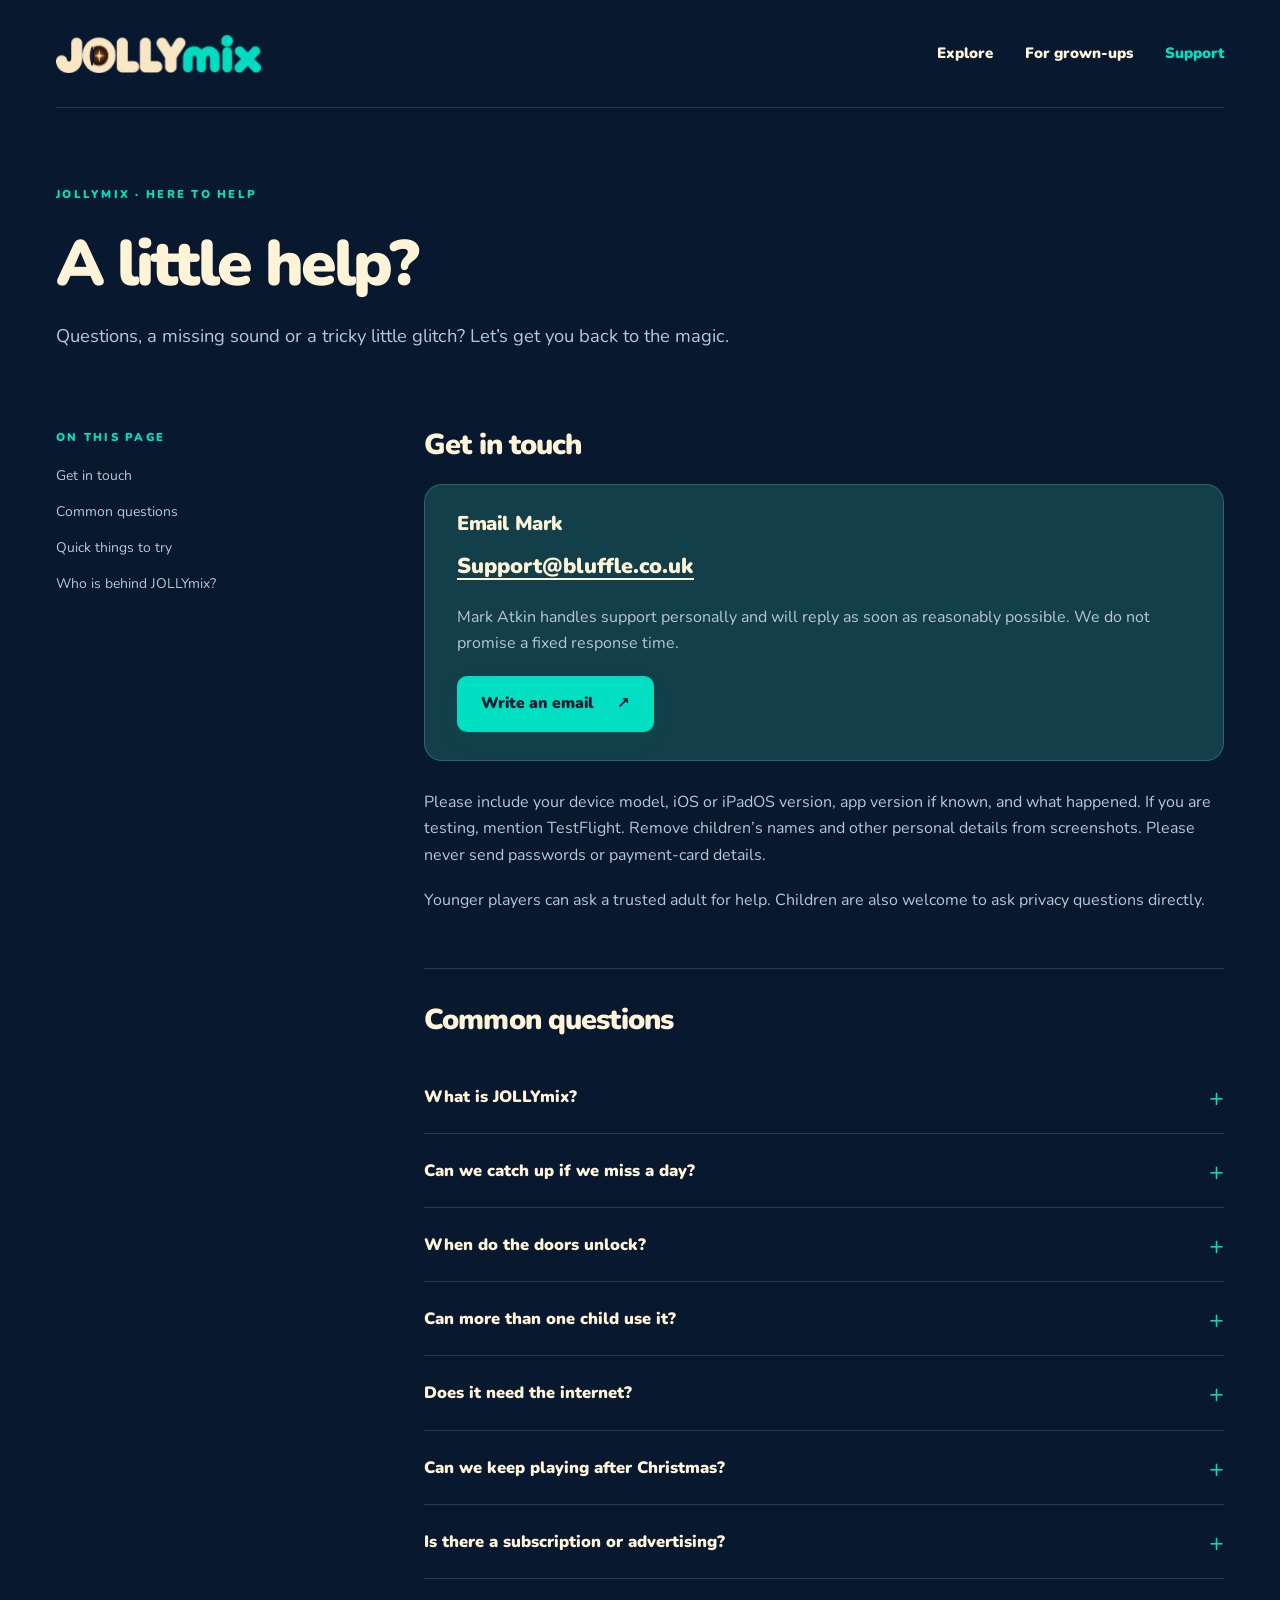
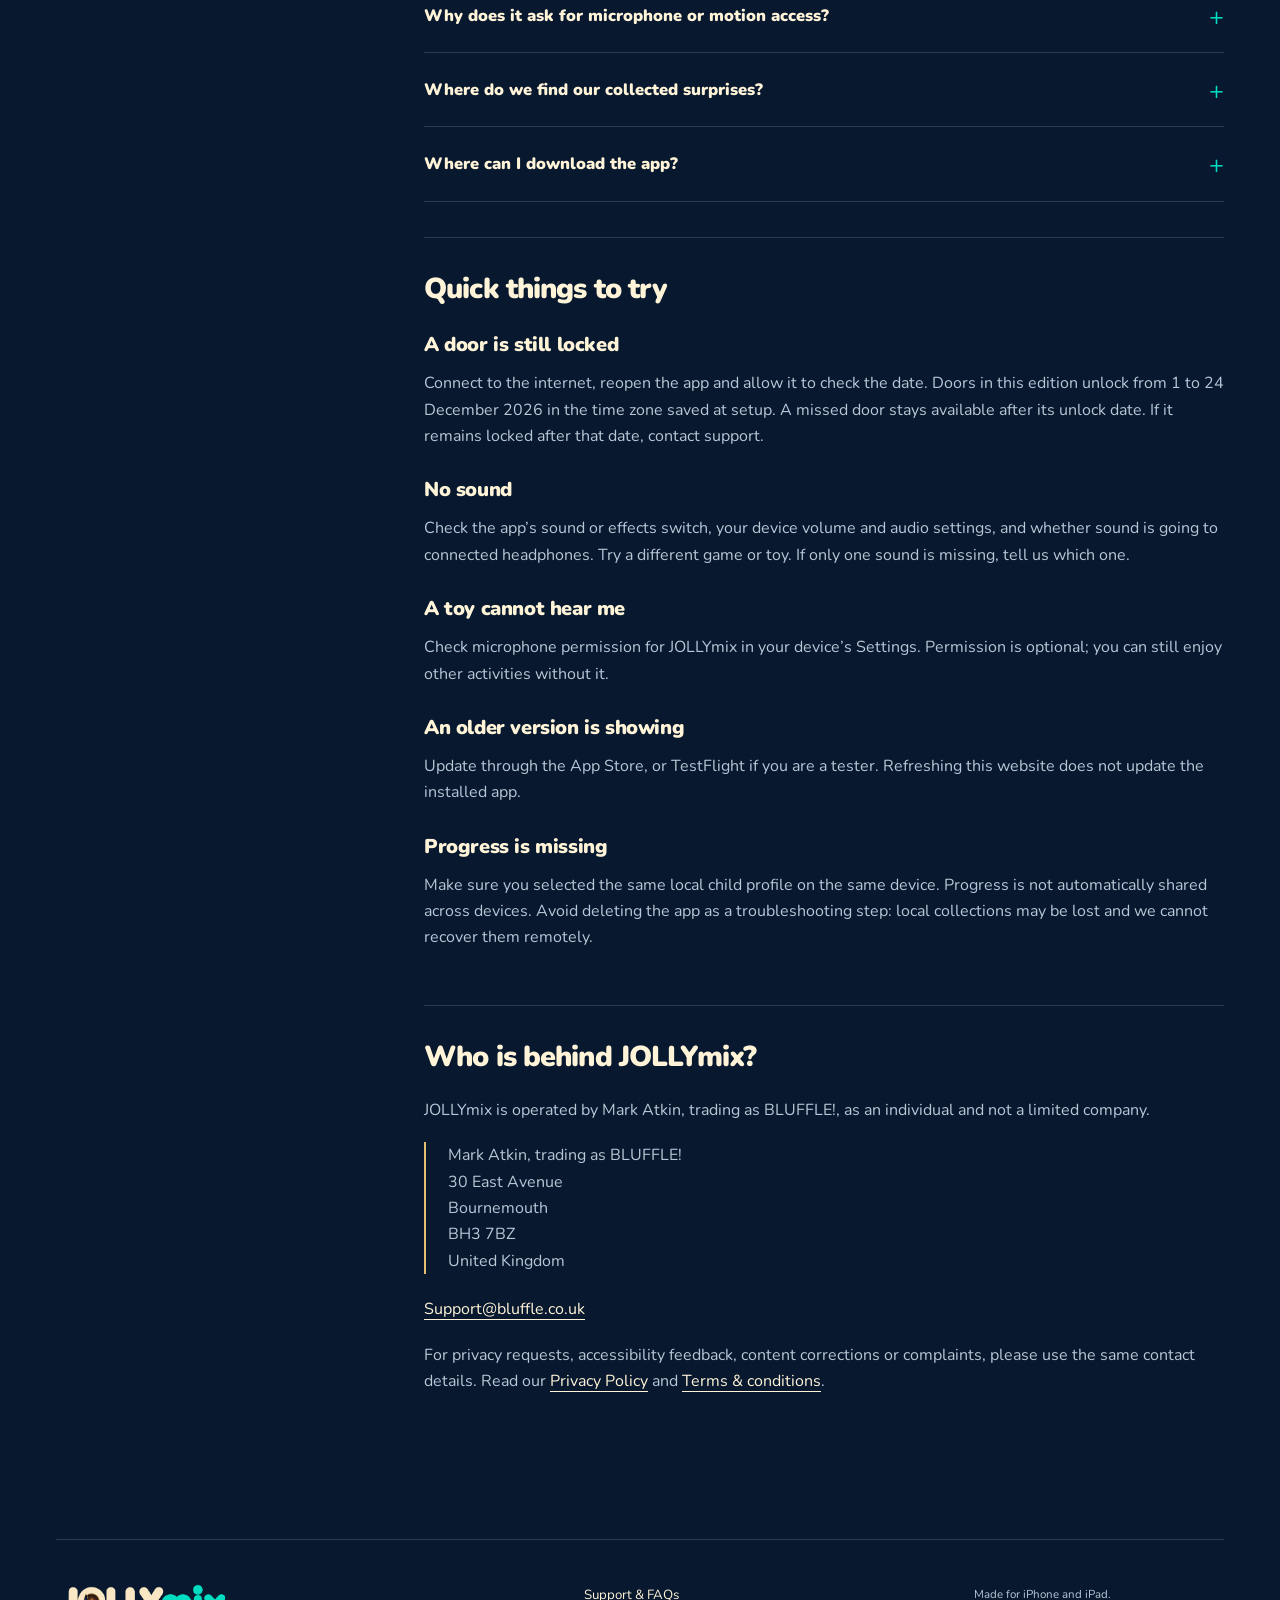
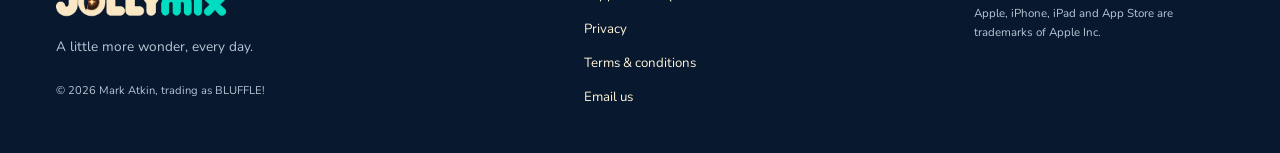
<file: support/index.html>
<!doctype html>
<html lang="en-GB"><head><meta charset="utf-8"><meta name="viewport" content="width=device-width, initial-scale=1, viewport-fit=cover"><meta name="theme-color" content="#07182f"><title>A little help? | JOLLYmix</title><meta name="description" content="Questions, a missing sound or a tricky little glitch? Let’s get you back to the magic."><link rel="canonical" href="https://jollymix.co.uk/support/"><meta property="og:type" content="website"><meta property="og:title" content="A little help? | JOLLYmix"><meta property="og:description" content="Questions, a missing sound or a tricky little glitch? Let’s get you back to the magic."><meta property="og:url" content="https://jollymix.co.uk/support/"><meta property="og:image" content="https://jollymix.co.uk/assets/social.jpg"><meta name="twitter:card" content="summary_large_image"><link rel="icon" type="image/png" href="../assets/icon.png"><link rel="apple-touch-icon" href="../assets/icon.png"><link rel="stylesheet" href="../assets/site.css"></head>
<body class="inner-page"><a class="skip" href="#main">Skip to content</a><header class="header wrap"><a class="brand" href="../" aria-label="JOLLYmix home"><span class="wordmark"><img src="../assets/logo.webp" alt="JOLLYmix" width="1985" height="368"><span class="o-door" aria-hidden="true"></span></span></a><nav aria-label="Main navigation"><a href="../#inside">Explore</a><a href="../#parents">For grown-ups</a><a href="../support/" aria-current="page">Support</a></nav></header>
<main id="main"><div class="page-intro wrap"><p class="eyebrow">JOLLYmix · Here to help</p><h1>A little help?</h1><p>Questions, a missing sound or a tricky little glitch? Let’s get you back to the magic.</p></div><div class="legal-layout wrap"><aside><p class="eyebrow">On this page</p><nav aria-label="On this page"><a href="#contact">Get in touch</a><a href="#questions">Common questions</a><a href="#troubleshooting">Quick things to try</a><a href="#operator">Who is behind JOLLYmix?</a></nav></aside><article class="prose"><section id="contact"><h2>Get in touch</h2><div class="contact-card"><h3>Email Mark</h3><p><a href="mailto:Support@bluffle.co.uk">Support@bluffle.co.uk</a></p><p>Mark Atkin handles support personally and will reply as soon as reasonably possible. We do not promise a fixed response time.</p><a class="button primary" href="mailto:Support@bluffle.co.uk?subject=JOLLYmix%20support">Write an email <span aria-hidden="true">↗</span></a></div><p>Please include your device model, iOS or iPadOS version, app version if known, and what happened. If you are testing, mention TestFlight. Remove children’s names and other personal details from screenshots. Please never send passwords or payment-card details.</p><p>Younger players can ask a trusted adult for help. Children are also welcome to ask privacy questions directly.</p></section><section id="questions"><h2>Common questions</h2><details><summary>What is JOLLYmix?</summary><div><p>An interactive Christmas advent calendar for iPhone and iPad. The 2026 edition is Naughty Elf Village: 24 doors, each hiding five little surprises. There are games, playful gifts, jokes, riddles or pep talks, and secret missions.</p></div></details><details><summary>Can we catch up if we miss a day?</summary><div><p>Yes. Once a door unlocks, it stays available. Miss 1 December? You can open that door on 2 December, or any later day. You can also revisit the surprises you have collected.</p></div></details><details><summary>When do the doors unlock?</summary><div><p>Doors open daily from 1 to 24 December 2026. The app detects your device’s time zone when setting up the calendar and remembers it. New doors unlock just after midnight in that saved time zone. The app checks the date online, so changing the device clock does not simply open future doors.</p></div></details><details><summary>Can more than one child use it?</summary><div><p>Yes. Children can have their own local profiles on the same device, with separate collections and progress. Use nicknames. There is no online account or automatic progress syncing between devices.</p></div></details><details><summary>Does it need the internet?</summary><div><p>An internet connection is needed to verify the calendar date before opening new doors, including after restarting the app. Collected games and toys remain available offline. Downloading updates, visiting websites and contacting support also need a connection.</p></div></details><details><summary>Can we keep playing after Christmas?</summary><div><p>Absolutely. Keep enjoying the toys, games and surprises you have collected. The 2026 calendar does not disappear on Christmas Day. We plan a completely new calendar for next year.</p></div></details><details><summary>Is there a subscription or advertising?</summary><div><p>The 2026 edition is free, with no adverts, in-app purchases or subscription. No player account is needed.</p></div></details><details><summary>Why does it ask for microphone or motion access?</summary><div><p>Some optional toys use the microphone, such as the voice changer and blowing out the candle. Some respond to device movement. You can decline these permissions and enjoy the rest of the calendar. Voice effects are processed on your device. See our <a href="../privacy/">Privacy Policy</a> for more detail.</p></div></details><details><summary>Where do we find our collected surprises?</summary><div><p>Visit Your little stash to play with collected games and gifts. The Elf Theatre holds collected missions, jokes, riddles and pep talks. There you can mark missions as complete and rate the jokes. When opening a new daily stash, unwrap all five surprises first, then choose what to play.</p></div></details><details><summary>Where can I download the app?</summary><div><p>The public App Store release is coming soon. <a href="https://apps.apple.com/gb/app/id6835128594">Open the App Store listing</a> to check availability. If you have already been invited to test, install updates through Apple’s TestFlight app. This website does not provide a public testing invitation.</p></div></details></section><section id="troubleshooting"><h2>Quick things to try</h2><h3>A door is still locked</h3><p>Connect to the internet, reopen the app and allow it to check the date. Doors in this edition unlock from 1 to 24 December 2026 in the time zone saved at setup. A missed door stays available after its unlock date. If it remains locked after that date, contact support.</p><h3>No sound</h3><p>Check the app’s sound or effects switch, your device volume and audio settings, and whether sound is going to connected headphones. Try a different game or toy. If only one sound is missing, tell us which one.</p><h3>A toy cannot hear me</h3><p>Check microphone permission for JOLLYmix in your device’s Settings. Permission is optional; you can still enjoy other activities without it.</p><h3>An older version is showing</h3><p>Update through the App Store, or TestFlight if you are a tester. Refreshing this website does not update the installed app.</p><h3>Progress is missing</h3><p>Make sure you selected the same local child profile on the same device. Progress is not automatically shared across devices. Avoid deleting the app as a troubleshooting step: local collections may be lost and we cannot recover them remotely.</p></section><section id="operator"><h2>Who is behind JOLLYmix?</h2><p>JOLLYmix is operated by Mark Atkin, trading as BLUFFLE!, as an individual and not a limited company.</p><address>Mark Atkin, trading as BLUFFLE!<br>30 East Avenue<br>Bournemouth<br>BH3 7BZ<br>United Kingdom</address><p><a href="mailto:Support@bluffle.co.uk">Support@bluffle.co.uk</a></p><p>For privacy requests, accessibility feedback, content corrections or complaints, please use the same contact details. Read our <a href="../privacy/">Privacy Policy</a> and <a href="../terms/">Terms &amp; conditions</a>.</p></section></article></div></main>
<footer class="footer wrap"><div><a class="brand footer-brand" href="../" aria-label="JOLLYmix home"><span class="wordmark"><img src="../assets/logo.webp" alt="JOLLYmix" width="1985" height="368"><span class="o-door" aria-hidden="true"></span></span></a><p>A little more wonder, every day.</p><small>© 2026 Mark Atkin, trading as BLUFFLE!</small></div><div class="footer-links"><a href="../support/">Support &amp; FAQs</a><a href="../privacy/">Privacy</a><a href="../terms/">Terms &amp; conditions</a><a href="mailto:Support@bluffle.co.uk">Email us</a></div><p class="footer-note">Made for iPhone and iPad.<br>Apple, iPhone, iPad and App Store are trademarks of Apple Inc.</p></footer></body></html>
</file>
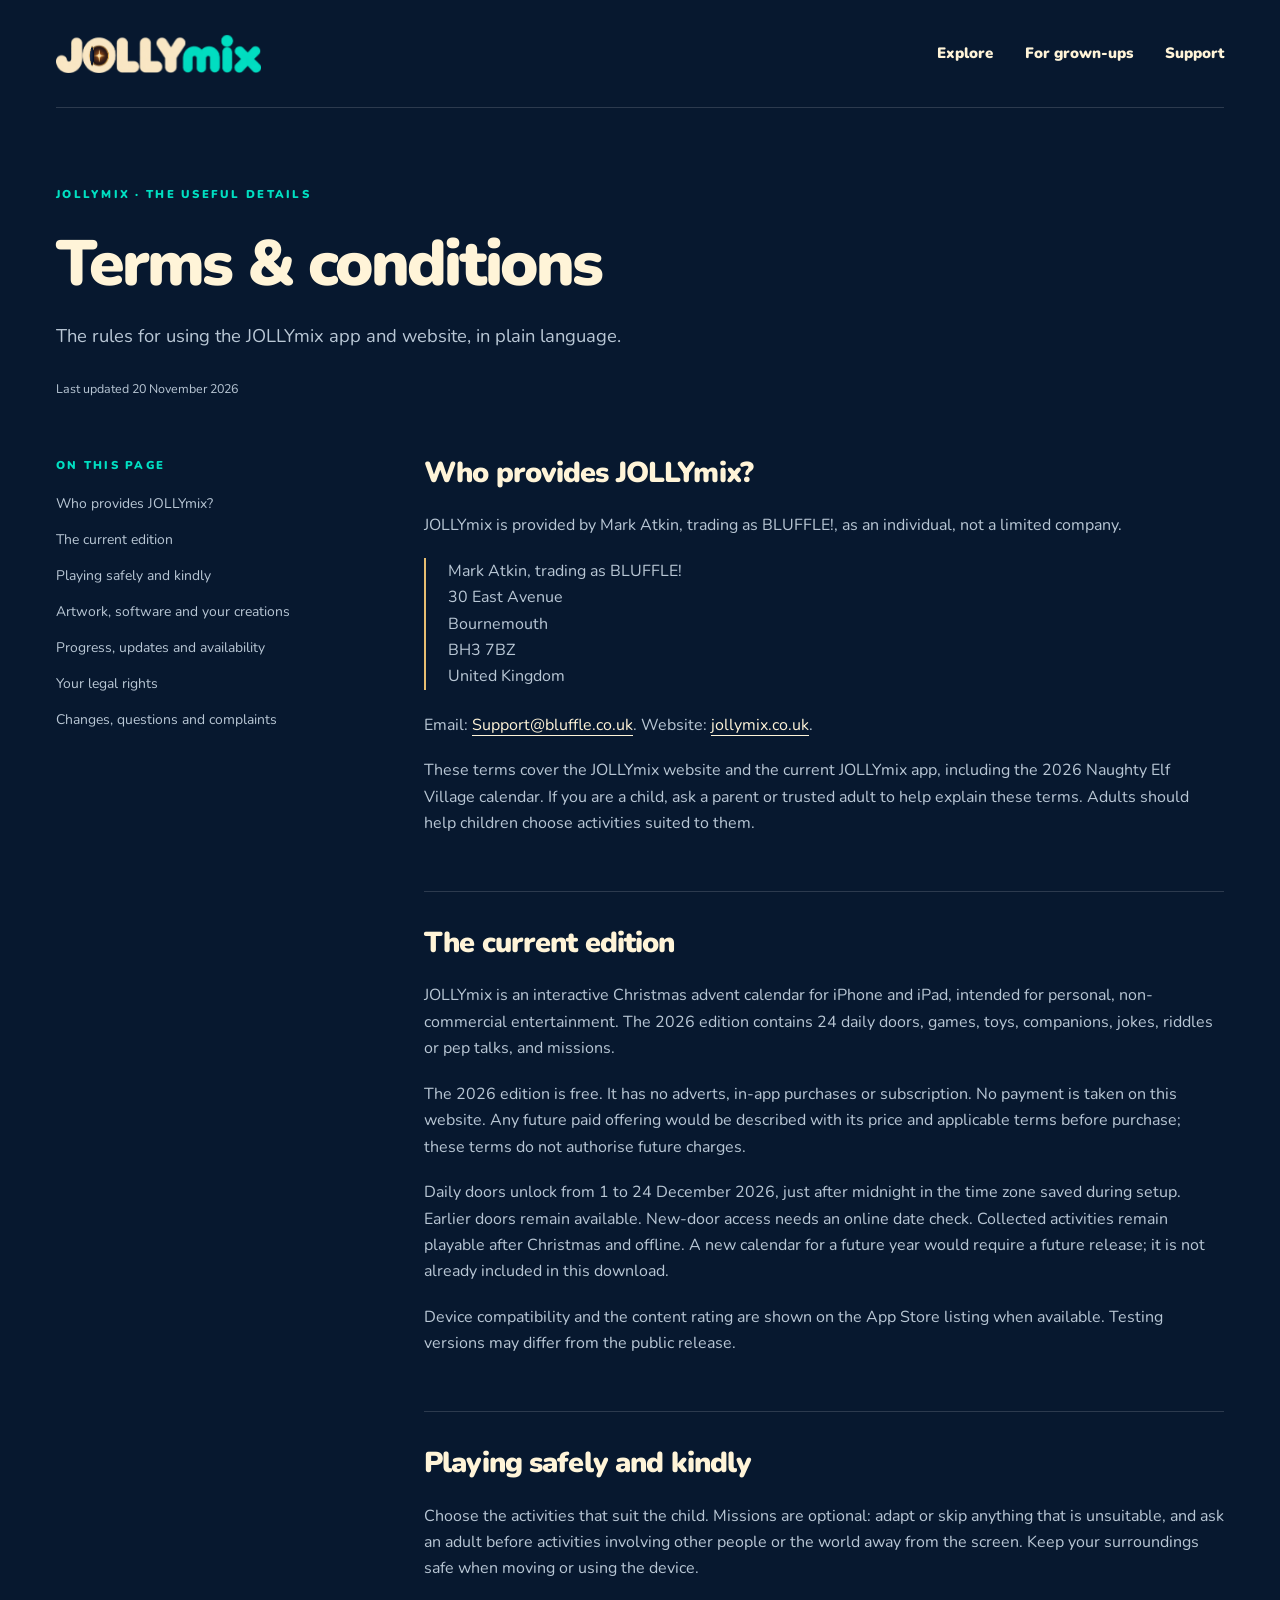
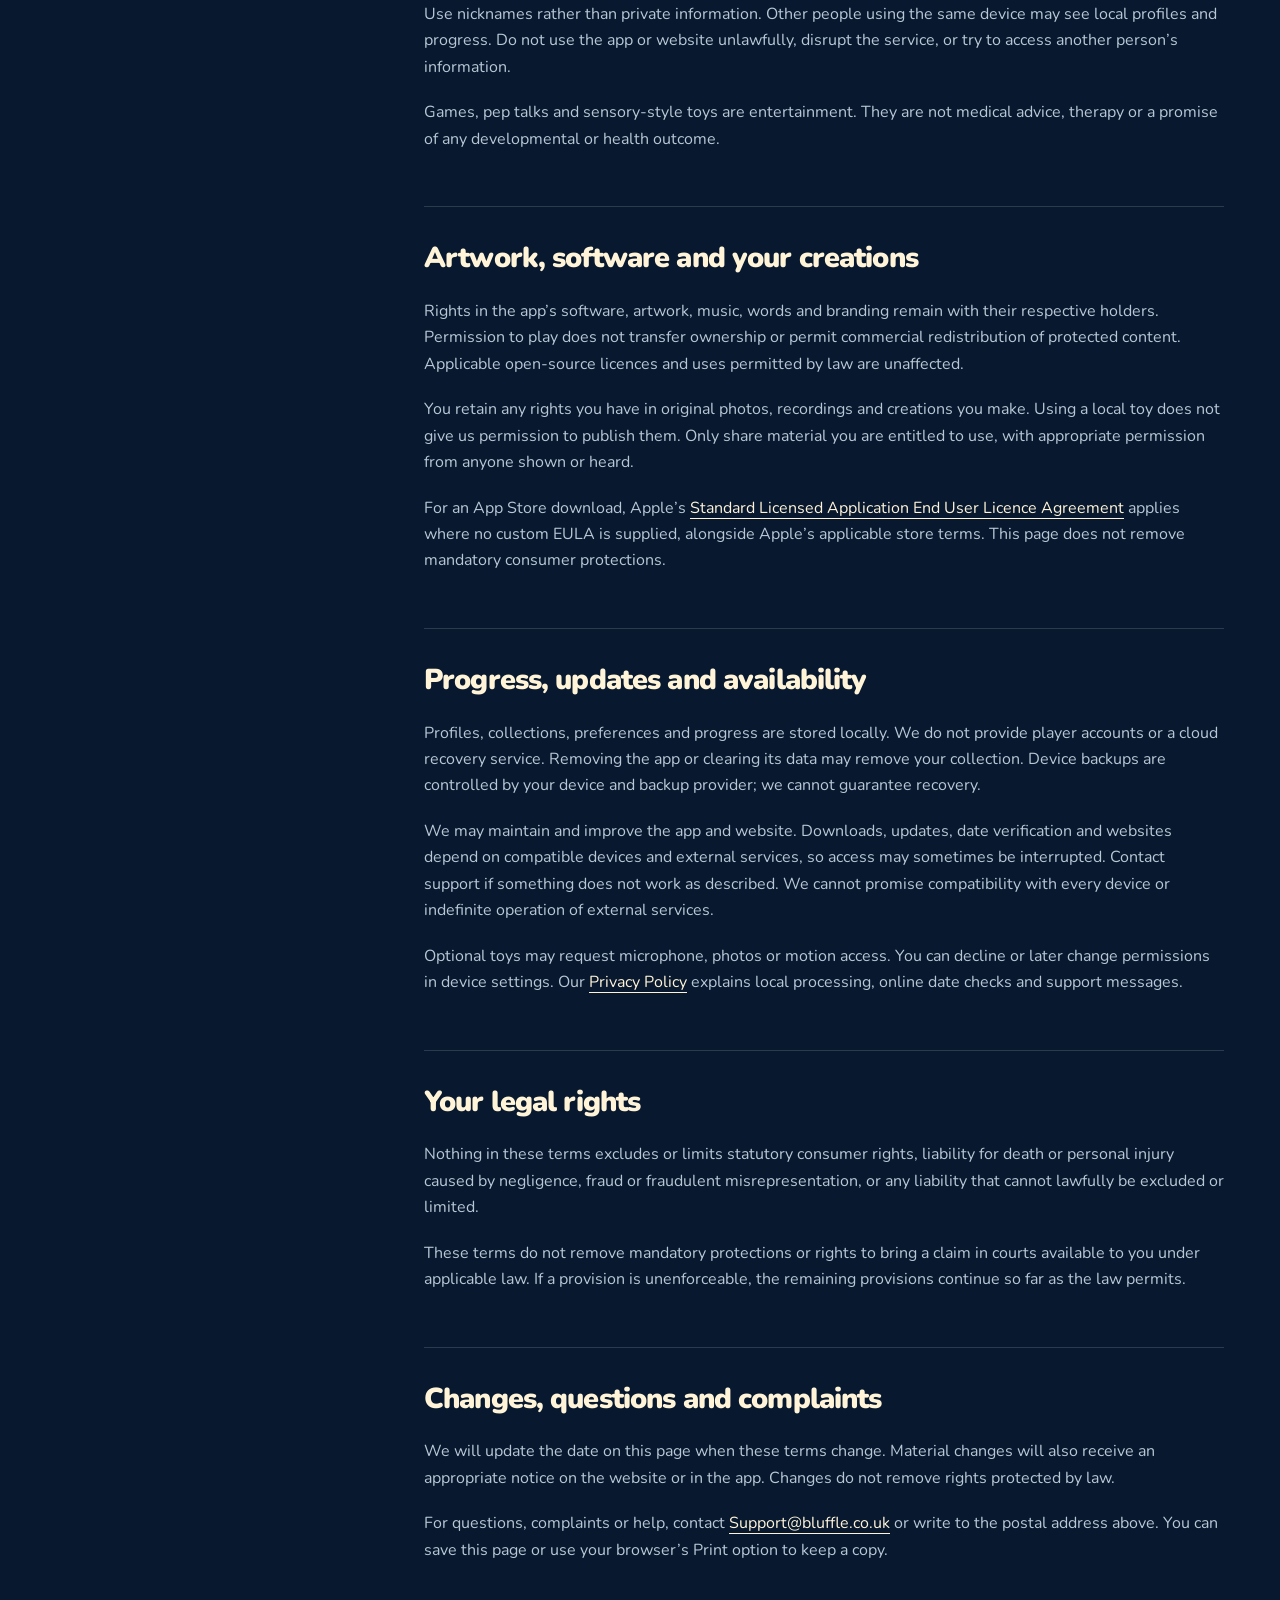
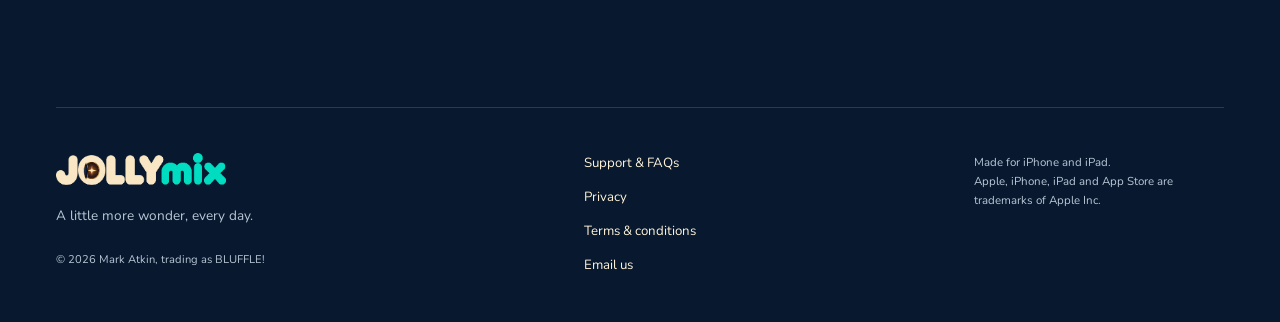
<file: terms/index.html>
<!doctype html>
<html lang="en-GB"><head><meta charset="utf-8"><meta name="viewport" content="width=device-width, initial-scale=1, viewport-fit=cover"><meta name="theme-color" content="#07182f"><title>Terms &amp; conditions | JOLLYmix</title><meta name="description" content="The rules for using the JOLLYmix app and website, in plain language."><link rel="canonical" href="https://jollymix.co.uk/terms/"><meta property="og:type" content="website"><meta property="og:title" content="Terms &amp; conditions | JOLLYmix"><meta property="og:description" content="The rules for using the JOLLYmix app and website, in plain language."><meta property="og:url" content="https://jollymix.co.uk/terms/"><meta property="og:image" content="https://jollymix.co.uk/assets/social.jpg"><meta name="twitter:card" content="summary_large_image"><link rel="icon" type="image/png" href="../assets/icon.png"><link rel="apple-touch-icon" href="../assets/icon.png"><link rel="stylesheet" href="../assets/site.css"></head>
<body class="inner-page"><a class="skip" href="#main">Skip to content</a><header class="header wrap"><a class="brand" href="../" aria-label="JOLLYmix home"><span class="wordmark"><img src="../assets/logo.webp" alt="JOLLYmix" width="1985" height="368"><span class="o-door" aria-hidden="true"></span></span></a><nav aria-label="Main navigation"><a href="../#inside">Explore</a><a href="../#parents">For grown-ups</a><a href="../support/">Support</a></nav></header>
<main id="main"><div class="page-intro wrap"><p class="eyebrow">JOLLYmix · The useful details</p><h1>Terms &amp; conditions</h1><p>The rules for using the JOLLYmix app and website, in plain language.</p><small>Last updated 20 November 2026</small></div><div class="legal-layout wrap"><aside><p class="eyebrow">On this page</p><nav aria-label="On this page"><a href="#provider">Who provides JOLLYmix?</a><a href="#edition">The current edition</a><a href="#play">Playing safely and kindly</a><a href="#rights">Artwork, software and your creations</a><a href="#progress">Progress, updates and availability</a><a href="#consumer">Your legal rights</a><a href="#changes">Changes, questions and complaints</a></nav></aside><article class="prose"><section id="provider"><h2>Who provides JOLLYmix?</h2><p>JOLLYmix is provided by Mark Atkin, trading as BLUFFLE!, as an individual, not a limited company.</p><address>Mark Atkin, trading as BLUFFLE!<br>30 East Avenue<br>Bournemouth<br>BH3 7BZ<br>United Kingdom</address><p>Email: <a href="mailto:Support@bluffle.co.uk">Support@bluffle.co.uk</a>. Website: <a href="https://jollymix.co.uk/">jollymix.co.uk</a>.</p><p>These terms cover the JOLLYmix website and the current JOLLYmix app, including the 2026 Naughty Elf Village calendar. If you are a child, ask a parent or trusted adult to help explain these terms. Adults should help children choose activities suited to them.</p></section><section id="edition"><h2>The current edition</h2><p>JOLLYmix is an interactive Christmas advent calendar for iPhone and iPad, intended for personal, non-commercial entertainment. The 2026 edition contains 24 daily doors, games, toys, companions, jokes, riddles or pep talks, and missions.</p><p>The 2026 edition is free. It has no adverts, in-app purchases or subscription. No payment is taken on this website. Any future paid offering would be described with its price and applicable terms before purchase; these terms do not authorise future charges.</p><p>Daily doors unlock from 1 to 24 December 2026, just after midnight in the time zone saved during setup. Earlier doors remain available. New-door access needs an online date check. Collected activities remain playable after Christmas and offline. A new calendar for a future year would require a future release; it is not already included in this download.</p><p>Device compatibility and the content rating are shown on the App Store listing when available. Testing versions may differ from the public release.</p></section><section id="play"><h2>Playing safely and kindly</h2><p>Choose the activities that suit the child. Missions are optional: adapt or skip anything that is unsuitable, and ask an adult before activities involving other people or the world away from the screen. Keep your surroundings safe when moving or using the device.</p><p>Use nicknames rather than private information. Other people using the same device may see local profiles and progress. Do not use the app or website unlawfully, disrupt the service, or try to access another person’s information.</p><p>Games, pep talks and sensory-style toys are entertainment. They are not medical advice, therapy or a promise of any developmental or health outcome.</p></section><section id="rights"><h2>Artwork, software and your creations</h2><p>Rights in the app’s software, artwork, music, words and branding remain with their respective holders. Permission to play does not transfer ownership or permit commercial redistribution of protected content. Applicable open-source licences and uses permitted by law are unaffected.</p><p>You retain any rights you have in original photos, recordings and creations you make. Using a local toy does not give us permission to publish them. Only share material you are entitled to use, with appropriate permission from anyone shown or heard.</p><p>For an App Store download, Apple’s <a href="https://www.apple.com/legal/internet-services/itunes/dev/stdeula/">Standard Licensed Application End User Licence Agreement</a> applies where no custom EULA is supplied, alongside Apple’s applicable store terms. This page does not remove mandatory consumer protections.</p></section><section id="progress"><h2>Progress, updates and availability</h2><p>Profiles, collections, preferences and progress are stored locally. We do not provide player accounts or a cloud recovery service. Removing the app or clearing its data may remove your collection. Device backups are controlled by your device and backup provider; we cannot guarantee recovery.</p><p>We may maintain and improve the app and website. Downloads, updates, date verification and websites depend on compatible devices and external services, so access may sometimes be interrupted. Contact support if something does not work as described. We cannot promise compatibility with every device or indefinite operation of external services.</p><p>Optional toys may request microphone, photos or motion access. You can decline or later change permissions in device settings. Our <a href="../privacy/">Privacy Policy</a> explains local processing, online date checks and support messages.</p></section><section id="consumer"><h2>Your legal rights</h2><p>Nothing in these terms excludes or limits statutory consumer rights, liability for death or personal injury caused by negligence, fraud or fraudulent misrepresentation, or any liability that cannot lawfully be excluded or limited.</p><p>These terms do not remove mandatory protections or rights to bring a claim in courts available to you under applicable law. If a provision is unenforceable, the remaining provisions continue so far as the law permits.</p></section><section id="changes"><h2>Changes, questions and complaints</h2><p>We will update the date on this page when these terms change. Material changes will also receive an appropriate notice on the website or in the app. Changes do not remove rights protected by law.</p><p>For questions, complaints or help, contact <a href="mailto:Support@bluffle.co.uk">Support@bluffle.co.uk</a> or write to the postal address above. You can save this page or use your browser’s Print option to keep a copy.</p></section></article></div></main>
<footer class="footer wrap"><div><a class="brand footer-brand" href="../" aria-label="JOLLYmix home"><span class="wordmark"><img src="../assets/logo.webp" alt="JOLLYmix" width="1985" height="368"><span class="o-door" aria-hidden="true"></span></span></a><p>A little more wonder, every day.</p><small>© 2026 Mark Atkin, trading as BLUFFLE!</small></div><div class="footer-links"><a href="../support/">Support &amp; FAQs</a><a href="../privacy/">Privacy</a><a href="../terms/">Terms &amp; conditions</a><a href="mailto:Support@bluffle.co.uk">Email us</a></div><p class="footer-note">Made for iPhone and iPad.<br>Apple, iPhone, iPad and App Store are trademarks of Apple Inc.</p></footer></body></html>
</file>
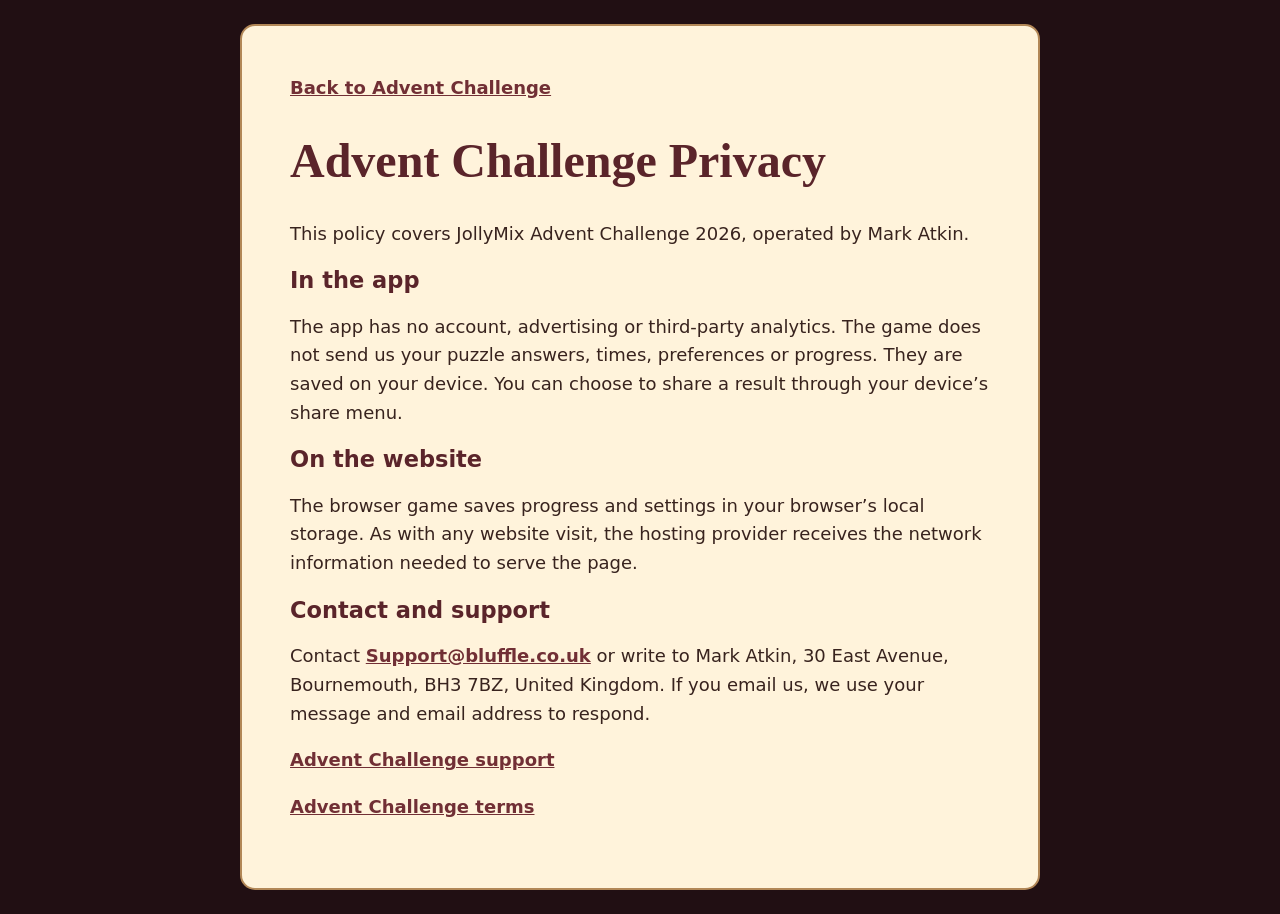
<file: AdventChallenge2026/privacy/index.html>
<!doctype html>
<html lang="en-GB"><head><meta charset="utf-8"><meta name="viewport" content="width=device-width,initial-scale=1"><title>Advent Challenge Privacy | JollyMix</title><style>
:root{color-scheme:light;font:18px/1.6 system-ui;background:#210f13;color:#38231e}
body{margin:0;padding:24px 14px}
main{margin:0 auto;max-width:700px;padding:clamp(22px,5vw,48px);background:#fff3db;border:2px solid #b28757;border-radius:15px}
h1,h2{line-height:1.18;color:#5a242a}h1{font:700 clamp(29px,7vw,48px)/1.1 Georgia,serif}
h2{font-size:1.25rem}a{color:#712f35;font-weight:650}p{margin:0 0 1em}
</style></head><body><main><a href="../">Back to Advent Challenge</a><h1>Advent Challenge Privacy</h1><p>This policy covers JollyMix Advent Challenge 2026, operated by Mark Atkin.</p>
<h2>In the app</h2><p>The app has no account, advertising or third-party analytics. The game does not send us your puzzle answers, times, preferences or progress. They are saved on your device. You can choose to share a result through your device’s share menu.</p>
<h2>On the website</h2><p>The browser game saves progress and settings in your browser’s local storage. As with any website visit, the hosting provider receives the network information needed to serve the page.</p>
<h2>Contact and support</h2><p>Contact <a href="mailto:Support@bluffle.co.uk">Support@bluffle.co.uk</a> or write to Mark Atkin, 30 East Avenue, Bournemouth, BH3 7BZ, United Kingdom. If you email us, we use your message and email address to respond.</p>
<p><a href="../support/">Advent Challenge support</a></p><p><a href="../terms/">Advent Challenge terms</a></p></main></body></html>
</file>
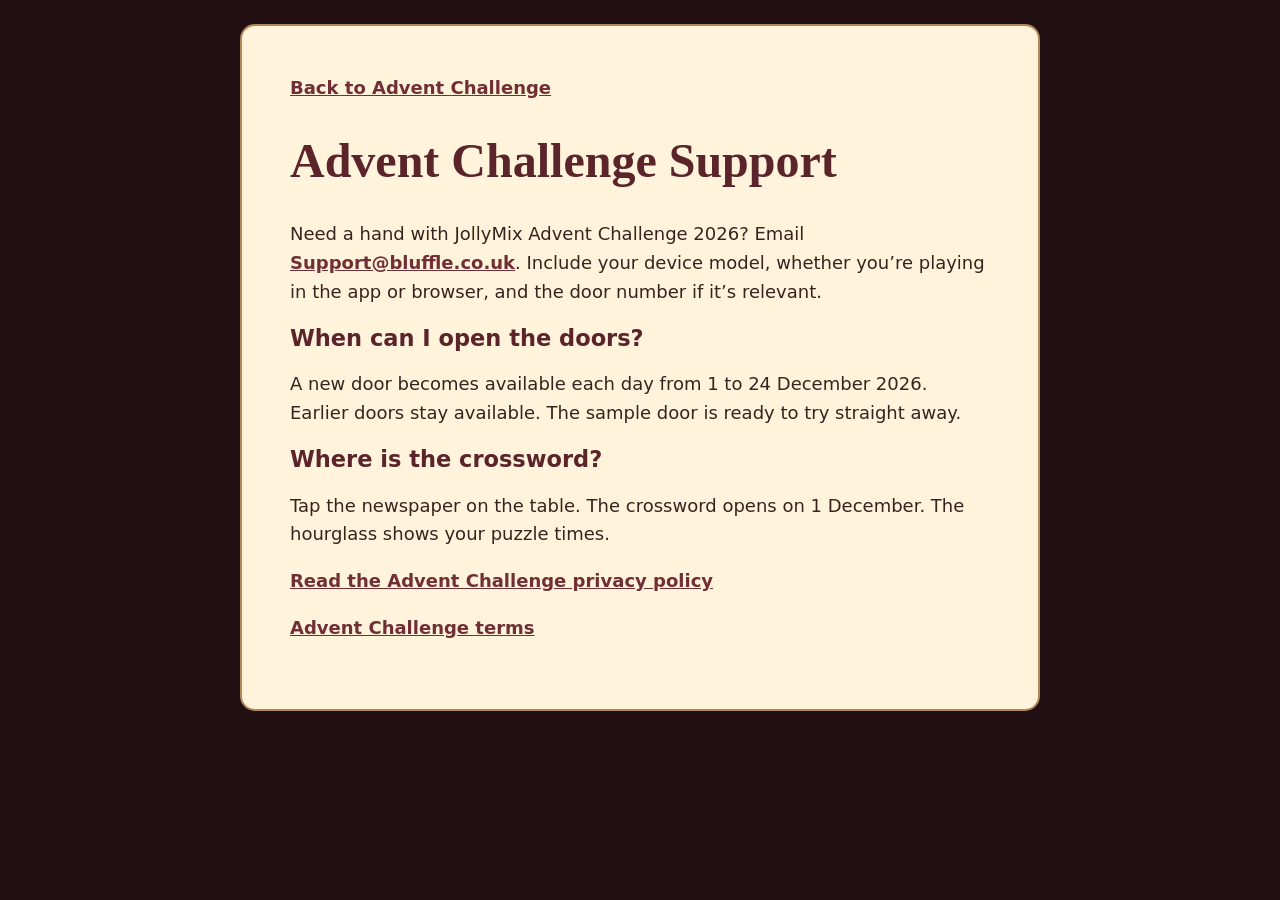
<file: AdventChallenge2026/support/index.html>
<!doctype html>
<html lang="en-GB"><head><meta charset="utf-8"><meta name="viewport" content="width=device-width,initial-scale=1"><title>Advent Challenge Support | JollyMix</title><style>
:root{color-scheme:light;font:18px/1.6 system-ui;background:#210f13;color:#38231e}
body{margin:0;padding:24px 14px}
main{margin:0 auto;max-width:700px;padding:clamp(22px,5vw,48px);background:#fff3db;border:2px solid #b28757;border-radius:15px}
h1,h2{line-height:1.18;color:#5a242a}h1{font:700 clamp(29px,7vw,48px)/1.1 Georgia,serif}
h2{font-size:1.25rem}a{color:#712f35;font-weight:650}p{margin:0 0 1em}
</style></head><body><main><a href="../">Back to Advent Challenge</a><h1>Advent Challenge Support</h1><p>Need a hand with JollyMix Advent Challenge 2026? Email <a href="mailto:Support@bluffle.co.uk">Support@bluffle.co.uk</a>. Include your device model, whether you’re playing in the app or browser, and the door number if it’s relevant.</p>
<h2>When can I open the doors?</h2><p>A new door becomes available each day from 1 to 24 December 2026. Earlier doors stay available. The sample door is ready to try straight away.</p>
<h2>Where is the crossword?</h2><p>Tap the newspaper on the table. The crossword opens on 1 December. The hourglass shows your puzzle times.</p>
<p><a href="../privacy/">Read the Advent Challenge privacy policy</a></p><p><a href="../terms/">Advent Challenge terms</a></p></main></body></html>
</file>
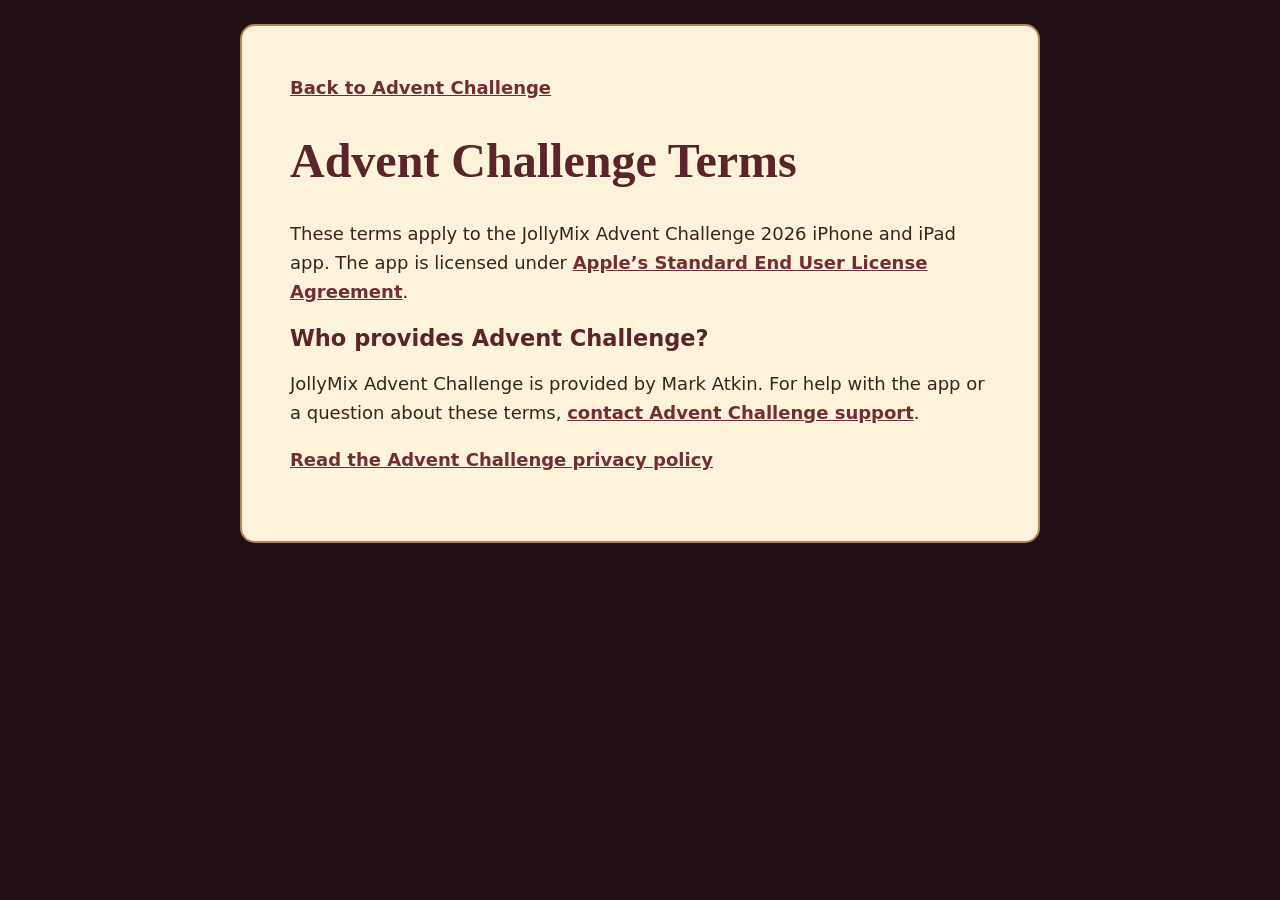
<file: AdventChallenge2026/terms/index.html>
<!doctype html>
<html lang="en-GB"><head><meta charset="utf-8"><meta name="viewport" content="width=device-width,initial-scale=1"><title>Advent Challenge Terms | JollyMix</title><style>
:root{color-scheme:light;font:18px/1.6 system-ui;background:#210f13;color:#38231e}
body{margin:0;padding:24px 14px}
main{margin:0 auto;max-width:700px;padding:clamp(22px,5vw,48px);background:#fff3db;border:2px solid #b28757;border-radius:15px}
h1,h2{line-height:1.18;color:#5a242a}h1{font:700 clamp(29px,7vw,48px)/1.1 Georgia,serif}
h2{font-size:1.25rem}a{color:#712f35;font-weight:650}p{margin:0 0 1em}
</style></head><body><main><a href="../">Back to Advent Challenge</a><h1>Advent Challenge Terms</h1>
<p>These terms apply to the JollyMix Advent Challenge 2026 iPhone and iPad app. The app is licensed under <a href="https://www.apple.com/legal/internet-services/itunes/dev/stdeula/">Apple’s Standard End User License Agreement</a>.</p>
<h2>Who provides Advent Challenge?</h2>
<p>JollyMix Advent Challenge is provided by Mark Atkin. For help with the app or a question about these terms, <a href="../support/">contact Advent Challenge support</a>.</p>
<p><a href="../privacy/">Read the Advent Challenge privacy policy</a></p></main></body></html>
</file>
<file: assets/site.css>
@font-face{font-family:Nunito;src:url(jolly-nunito-regular.ttf) format('truetype');font-weight:400;font-style:normal;font-display:swap}
@font-face{font-family:Nunito;src:url(jolly-nunito.ttf) format('truetype');font-weight:700 950;font-style:normal;font-display:swap}
:root{--navy:#07182f;--cream:#fff4d8;--teal:#00dfc2;--muted:#b9c7d5;--ink:#153b39;--gold:#e6bd71;--line:#ffffff26;scroll-behavior:smooth;scroll-padding-top:32px;color-scheme:dark}
*{box-sizing:border-box}body{margin:0;background:var(--navy);color:var(--cream);font-family:Nunito,system-ui,sans-serif;font-size:17px;line-height:1.65;-webkit-text-size-adjust:100%}img{display:block;max-width:100%;height:auto}a{color:inherit;text-underline-offset:5px}a:hover{text-decoration-thickness:2px}a:focus-visible,summary:focus-visible{outline:3px solid var(--teal);outline-offset:6px;border-radius:5px}h1,h2,h3,p{margin-top:0}h1,h2,h3{font-weight:900;line-height:1.1;letter-spacing:-.045em}h1{font-size:clamp(3.25rem,5.9vw,6.25rem)}h2{font-size:clamp(2.1rem,3.5vw,3.75rem)}h3{font-size:1.65rem;letter-spacing:-.035em}p{margin-bottom:1.2em}.wrap{width:min(1320px,calc(100% - 112px));margin-inline:auto}.skip{position:fixed;top:12px;left:12px;transform:translateY(-200%);z-index:20;padding:12px 20px;background:var(--cream);color:var(--navy)}.skip:focus{transform:none}.header{display:flex;justify-content:space-between;align-items:center;min-height:108px;gap:36px;border-bottom:1px solid var(--line)}.brand{display:block;width:205px;flex-shrink:0}.wordmark{display:block;position:relative;perspective:400px}.wordmark img{width:100%;height:auto}.o-door{position:absolute;left:16.45%;top:29.5%;width:9.45%;height:52%;border-radius:50%;background:linear-gradient(110deg,#263958,#091630 75%);border:1px solid #c09c55;transform-origin:0 50%;transform:rotateY(-68deg);backface-visibility:hidden;box-shadow:inset -2px 0 5px #02091e}.header nav{display:flex;gap:32px;font-size:.94rem;font-weight:800}.header nav a{text-decoration:none;padding:12px 0}.header nav a:hover,.header nav a[aria-current]{color:var(--teal)}.hero{display:grid;grid-template-columns:.85fr 1.15fr;align-items:center;gap:52px;min-height:720px;padding-block:70px 98px}.eyebrow{text-transform:uppercase;font-weight:900;font-size:.71rem;letter-spacing:.2em;color:var(--teal);margin-bottom:24px}.spark{color:var(--gold);margin-right:6px}.hero h1{margin-bottom:26px}.hero h1 em{font-style:normal;color:var(--teal)}.intro{color:var(--muted);font-size:1.2rem;max-width:390px;line-height:1.7}.hero-actions{display:flex;flex-wrap:wrap;gap:24px;align-items:center;margin-top:32px}.button{display:inline-flex;align-items:center;justify-content:center;gap:24px;font-weight:900;font-size:.98rem;min-height:56px;padding:14px 24px;border-radius:10px;text-decoration:none;transition:transform .18s,background .18s}.button:hover{transform:translateY(-3px)}.primary{background:var(--teal);color:var(--navy);box-shadow:0 8px 30px #00dfc20a}.primary:hover{background:#76f9dd}.cream{background:var(--cream);color:var(--navy)}.text-link{font-size:.95rem;font-weight:800;text-decoration:none}.text-link span{color:var(--teal);padding-left:10px}.quiet{font-size:.78rem;color:var(--muted);margin-top:22px}.hero-art{position:relative;padding:20px 0 40px}.scene-frame{overflow:hidden;border:2px solid #e6bd7170;border-radius:32px 32px 14px 14px;box-shadow:0 35px 110px #0007,0 0 70px #2675ab20;transform:rotate(2deg)}.scene-frame img{width:100%;aspect-ratio:1.5;object-fit:cover;object-position:center}.edition{position:relative;margin:-28px auto 0;width:max-content;max-width:94%;padding:17px 32px;background:var(--cream);border-radius:12px;color:var(--navy);text-align:center;transform:rotate(-2deg);box-shadow:0 12px 28px #0003}.edition span{display:block;font-size:.6rem;letter-spacing:.19em;font-weight:900;color:#53716e}.edition strong{display:block;font-size:1.5rem;font-weight:900;letter-spacing:-.03em}.edition small{font-size:.72rem;color:#53716e}.art-star{position:absolute;color:var(--gold);font-size:58px;z-index:1;text-shadow:0 0 22px #edbc5f5c}.one{right:-22px;top:-30px}.two{left:-29px;bottom:12px;font-size:45px}.ribbon{border-block:1px solid var(--line);background:#0c2138}.ribbon .wrap{display:flex;justify-content:space-between;gap:24px;align-items:center;padding-block:22px;font-size:.84rem;font-weight:800;letter-spacing:.02em}.ribbon i{color:var(--gold);font-style:normal}.section{padding-block:108px}.section-heading{max-width:700px;margin-bottom:48px}.section-heading h2{margin-bottom:22px}.section-heading>p:last-child{max-width:540px;color:var(--muted);font-size:1.08rem}.feature-grid{display:grid;grid-template-columns:1fr 1fr;gap:24px}.feature{overflow:hidden;border-radius:22px;background:#11283f;border:1px solid #d9edff1a;display:flex;flex-direction:column}.feature-art{background:radial-gradient(ellipse at 50% 80%,#7cabb474,#284959 70%);height:350px;display:flex;align-items:flex-end;justify-content:center}.feature-art img{height:350px;width:auto;object-fit:contain}.feature-copy{padding:32px 36px}.feature-copy .eyebrow{font-size:.65rem;margin-bottom:12px}.feature-copy h3{margin-bottom:16px;font-size:1.9rem}.feature-copy p:last-child{color:var(--muted);margin-bottom:0;max-width:450px}.feature-games{background:#192b3e}.game-collage{height:350px;position:relative;overflow:hidden;background:radial-gradient(ellipse at 40% 40%,#85665055,transparent 75%)}.game-collage img{width:67%;position:absolute;border:4px solid #81958b;border-radius:13px;box-shadow:0 10px 30px #0005;object-fit:cover}.game-collage img:first-child{left:5%;top:26px;transform:rotate(-8deg)}.game-collage img:last-child{right:4%;bottom:25px;transform:rotate(7deg)}.feature-theatre{grid-column:1/-1;display:grid;grid-template-columns:.65fr 1fr;align-items:center;background:#132c38}.theatre-symbol{position:relative;min-height:220px;display:flex;align-items:center;justify-content:center;flex-direction:column;background:linear-gradient(90deg,#633049,#452c42 18%,#2b2334 20%,#1d2534 80%,#452c42 82%,#633049);border-radius:90px 90px 0 0;border:1px solid #ebca7e60;margin:35px 48px 0;box-shadow:inset 0 0 35px #0005}.theatre-symbol span{font-size:40px;color:var(--gold);line-height:1.4}.theatre-symbol b{font-size:1.6rem;letter-spacing:.16em}.theatre-symbol small{font-size:.6rem;letter-spacing:.3em;color:var(--gold)}.how-section{background:var(--cream);color:var(--ink);padding-block:90px 64px;color-scheme:light}.how-section .eyebrow{color:#337469}.how-layout{display:grid;grid-template-columns:1fr 1fr;gap:95px;align-items:center}.how-layout h2{margin-bottom:22px}.how-layout>div>p:last-of-type{max-width:400px;color:#476662}.friends{width:100%;max-width:530px;margin-bottom:-35px}.steps{padding:0;margin:0;list-style:none}.steps li{display:flex;gap:26px;padding-block:30px;border-bottom:1px solid #163b392b}.steps li:last-child{border-bottom:0}.steps li>span{color:#4a8074;font-weight:900;font-size:1rem;padding-top:3px}.steps h3{font-size:1.45rem;margin-bottom:12px}.steps p{margin:0;color:#476662;font-size:.97rem}.parent-grid{display:grid;grid-template-columns:repeat(3,1fr);gap:44px}.parent-grid article>span{font-size:38px;color:var(--gold);line-height:1;display:block;margin-bottom:26px}.parent-grid h3{font-size:1.4rem;margin-bottom:16px}.parent-grid p{color:var(--muted);font-size:1rem}.privacy-link{border-top:1px solid var(--line);padding-top:28px;margin:32px 0 0;font-size:.88rem;color:var(--muted)}.privacy-link a{color:var(--cream)}.faq-section{display:grid;grid-template-columns:.85fr 1.15fr;gap:74px;padding-block:20px 100px}.faq-section h2{margin-bottom:26px}details{border-bottom:1px solid var(--line)}summary{cursor:pointer;padding:23px 32px 23px 0;position:relative;list-style:none;font-weight:800;font-size:1.03rem}summary::-webkit-details-marker{display:none}summary::after{content:'+';position:absolute;right:0;top:18px;color:var(--teal);font-size:25px;font-weight:400}details[open] summary::after{content:'−'}details>div{padding:0 20px 18px 0;color:var(--muted);font-size:.95rem}details>div p{margin-bottom:0}details>div a{color:var(--cream)}.download{display:flex;justify-content:space-between;align-items:center;gap:12px;padding:58px 64px 0;border-radius:28px;background:radial-gradient(ellipse at 90% 50%,#217c745c,transparent 60%),#123f49;border:1px solid #6daba357;overflow:hidden;margin-bottom:90px}.download>div{padding-bottom:45px;position:relative;z-index:1}.download h2{font-size:clamp(2rem,3vw,3rem);max-width:650px}.download p{color:#c2ded8}.download img{width:35%;max-width:400px;align-self:flex-end;margin-right:-35px;margin-bottom:-4px}.download .release-note{font-size:.76rem;max-width:390px;margin-top:18px;margin-bottom:0}.download .eyebrow{color:#a0edda}.store-icon{font-size:24px}.footer{display:grid;grid-template-columns:1fr auto 1fr;gap:65px;border-top:1px solid var(--line);padding-block:45px}.footer-brand{width:170px;margin-bottom:20px}.footer p{color:var(--muted);font-size:.85rem}.footer small{font-size:.7rem;color:var(--muted)}.footer-links{display:grid;align-content:start;gap:12px;font-size:.83rem}.footer-links a{text-decoration:none}.footer-links a:hover{text-decoration:underline}.footer-note{max-width:250px;justify-self:end;margin:0;font-size:.72rem!important}.page-intro{padding-block:78px 55px;max-width:1320px}.page-intro h1{font-size:clamp(2.75rem,5vw,4.7rem);margin-bottom:22px;max-width:900px}.page-intro>p:not(.eyebrow){color:var(--muted);font-size:1.15rem;max-width:700px}.page-intro small{color:var(--muted);font-size:.78rem}.legal-layout{display:grid;grid-template-columns:235px minmax(0,800px);gap:90px;padding-bottom:90px;justify-content:space-between}.legal-layout aside{align-self:start;position:sticky;top:32px}.legal-layout aside nav{display:grid;gap:13px;font-size:.87rem;color:var(--muted)}.legal-layout aside nav a{text-decoration:none}.legal-layout aside nav a:hover{color:var(--teal)}.legal-layout aside .eyebrow{margin-bottom:18px}.prose section{padding:35px 0;border-top:1px solid var(--line)}.prose section:first-child{padding-top:0;border-top:0}.prose h2{font-size:1.8rem;letter-spacing:-.03em;margin-bottom:24px}.prose h3{font-size:1.25rem;letter-spacing:-.02em;margin-top:30px;margin-bottom:14px}.prose p,.prose address{font-size:1rem;color:var(--muted);overflow-wrap:anywhere}.prose a{color:var(--cream)}.prose address{font-style:normal;border-left:2px solid var(--gold);padding-left:22px;margin-bottom:22px}.prose .contact-card{padding:28px 32px;background:#123f49;border:1px solid #6daba357;border-radius:18px;margin-bottom:28px}.contact-card h3{margin-top:0}.contact-card .button{color:var(--navy)}.contact-card>p:first-of-type a{font-size:1.35rem;color:var(--cream);font-weight:900}.prose .plain-summary{padding:28px 32px;border-radius:18px;background:var(--cream);color:var(--ink)}.plain-summary h3{margin-top:0}.prose .plain-summary p{color:#365f58}.missing{min-height:60vh}.missing .button{margin-top:20px}
@media(min-width:1600px){.hero{min-height:800px}.hero h1{font-size:6.4rem}}
@media(max-width:1100px){.wrap{width:calc(100% - 64px)}.hero{gap:30px;min-height:650px}.hero h1{font-size:4.3rem}.hero-actions{gap:20px}.hero-art .edition{padding-inline:20px}.edition strong{font-size:1.2rem}.ribbon .wrap{font-size:.76rem;gap:18px}.feature-art,.game-collage{height:300px}.feature-art img{height:300px}.feature-copy{padding:28px}.how-layout{gap:55px}.legal-layout{grid-template-columns:200px minmax(0,1fr);gap:55px}.footer{gap:35px}.download{padding-inline:36px}}
@media(max-width:760px){.wrap{width:calc(100% - 40px)}.header{min-height:90px;gap:18px}.brand{width:160px}.header nav{gap:18px;font-size:.82rem}.header nav a:nth-child(2){display:none}.hero{grid-template-columns:1fr;gap:25px;padding-block:46px 58px;min-height:0}.hero-copy{text-align:center}.hero h1{font-size:clamp(3.3rem,11.6vw,5.8rem);margin-bottom:22px}.hero h1 br:nth-child(2){display:none}.hero .eyebrow{font-size:.63rem;letter-spacing:.14em;margin-bottom:22px}.intro{margin-inline:auto;font-size:1.08rem;max-width:350px}.hero-actions{justify-content:center;margin-top:24px;gap:24px}.quiet{font-size:.72rem;margin-top:20px}.hero-art{width:94%;max-width:580px;justify-self:center;padding:18px 0 0}.scene-frame{border-radius:24px 24px 12px 12px}.scene-frame img{aspect-ratio:1.48}.edition{padding:13px 22px;margin-top:-23px}.edition strong{font-size:1.3rem}.edition small{font-size:.68rem}.edition span{font-size:.57rem}.art-star.one{right:-16px;top:-16px;font-size:42px}.art-star.two{left:-20px;bottom:-10px;font-size:32px}.ribbon .wrap{justify-content:center;flex-wrap:wrap;gap:7px 12px;padding-block:18px;font-size:.73rem}.ribbon i:nth-of-type(2){display:none}.ribbon span:last-child{flex-basis:100%;text-align:center;color:var(--muted);font-size:.69rem}.section{padding-block:66px}.section-heading{margin-bottom:30px}.section-heading h2{font-size:2.45rem}.section-heading .eyebrow{font-size:.63rem}.section-heading>p:last-child{font-size:1rem}.feature-grid{grid-template-columns:1fr;gap:20px}.feature{border-radius:19px}.feature-art,.game-collage{height:300px}.feature-art img{height:300px}.game-collage img{width:62%}.game-collage img:first-child{left:7%;top:20px}.game-collage img:last-child{right:7%;bottom:20px}.feature-copy{padding:27px}.feature-copy h3{font-size:1.75rem}.feature-copy p:last-child{font-size:.96rem}.feature-theatre{grid-column:auto;display:flex}.theatre-symbol{min-height:175px;width:74%;margin:28px auto 0}.feature-theatre .feature-copy{align-self:stretch}.how-section{padding-block:60px 45px}.how-layout{grid-template-columns:1fr;gap:10px}.friends{max-width:400px;margin:0 auto}.how-layout h2{font-size:2.5rem}.steps li{gap:20px;padding-block:26px}.parent-grid{grid-template-columns:1fr;gap:24px}.parent-grid article{display:grid;grid-template-columns:40px 1fr;column-gap:16px}.parent-grid article>span{grid-row:1/3;font-size:32px}.parent-grid h3{font-size:1.3rem;margin-bottom:10px}.parent-grid p{font-size:.96rem;margin-bottom:0}.privacy-link{font-size:.83rem;line-height:1.8}.faq-section{grid-template-columns:1fr;gap:25px;padding-block:0 60px}.faq-section h2{font-size:2.4rem}.faq-section .eyebrow{margin-bottom:20px}.faq-section summary{font-size:.96rem;padding-block:21px}.download{display:block;position:relative;padding:35px 27px 0;margin-bottom:60px;border-radius:22px}.download>div{padding-bottom:0}.download h2{font-size:2rem}.download>div>p:not(.eyebrow):not(.release-note){font-size:.96rem;max-width:290px}.download .release-note{max-width:290px;font-size:.72rem}.download img{width:72%;max-width:280px;margin:8px -28px -1px auto}.download .eyebrow{font-size:.6rem}.footer{grid-template-columns:1fr auto;gap:32px 20px;padding-block:36px}.footer-brand{width:150px;margin-bottom:16px}.footer p{font-size:.74rem}.footer small{display:block;max-width:200px;font-size:.65rem}.footer-links{font-size:.76rem;gap:13px}.footer-note{grid-column:1/-1;justify-self:start;max-width:100%;font-size:.66rem!important}.footer-note br{display:none}.page-intro{padding-block:46px 40px}.page-intro h1{font-size:2.8rem}.page-intro>p:not(.eyebrow){font-size:1.02rem}.legal-layout{grid-template-columns:1fr;gap:35px;padding-bottom:55px}.legal-layout aside{position:static;border-block:1px solid var(--line);padding-block:22px}.legal-layout aside nav{grid-template-columns:1fr 1fr;gap:10px 20px;font-size:.78rem}.prose h2{font-size:1.65rem}.prose p,.prose address{font-size:.96rem}.prose .contact-card,.prose .plain-summary{padding:24px}.contact-card>p:first-of-type a{font-size:1.15rem}.eyebrow{margin-bottom:20px}}
@media(max-width:370px){.header .brand{width:140px}.header nav{gap:13px}.hero-actions .button{width:100%}.hero h1{font-size:3.15rem}.ribbon .wrap{font-size:.67rem;gap:7px}.ribbon i{font-size:10px}.footer{grid-template-columns:1fr}.footer-note{grid-column:1}.legal-layout aside nav{grid-template-columns:1fr}.download .button{font-size:.88rem;padding-inline:16px}}
@media(prefers-reduced-motion:reduce){:root{scroll-behavior:auto}*,*::before,*::after{animation:none!important;transition:none!important}}
.feature-toys .feature-art{background:radial-gradient(ellipse at 50% 70%,#53766a80,#112d3b 75%);padding:20px}.feature-toys .feature-art img{height:315px}.feature-toys .feature-copy>p{color:var(--muted)}.companion-note{display:flex;align-items:center;gap:14px;border-top:1px solid var(--line);padding-top:16px;margin-top:20px}.companion-note img{width:72px;flex-shrink:0}.feature-copy .companion-note p{font-size:.83rem;margin:0;color:var(--muted);max-width:270px}.calendar-peek{width:100%;max-width:470px;margin-top:34px;border-radius:16px;border:1px solid #17453d3b;box-shadow:0 12px 30px #102b2619}.download-star{font-size:200px;line-height:1;align-self:center;color:var(--gold);text-shadow:0 0 65px #ffd18b35;margin:0 25px 35px 30px}.feature-games{order:0}
@media(max-width:1100px){.feature-toys .feature-art img{height:265px}.download-star{font-size:150px;margin-inline:10px}}
@media(max-width:760px){.calendar-peek{max-width:470px;margin:28px auto 20px}.feature-toys .feature-art img{height:270px}.download{padding-bottom:32px}.download-star{display:none}.companion-note img{width:60px}}
@media print{body{background:white;color:#172e2d;font-size:11pt;color-scheme:light}.header,.footer,.skip,.legal-layout aside{display:none}.wrap{width:100%;max-width:none}.page-intro{padding:0 0 20px}.page-intro h1{font-size:28pt}.page-intro p,.page-intro small,.prose p,.prose address,.prose a,.prose .plain-summary p{color:#172e2d}.legal-layout{display:block;padding:0}.prose section{padding:16px 0;border-color:#ccc}.prose h2{font-size:18pt;break-after:avoid}.prose h3{break-after:avoid}.prose .plain-summary,.prose .contact-card{background:#f3f3ed;color:#172e2d;border:1px solid #ccc}p{orphans:3;widows:3}.eyebrow{color:#365f58}}
</file>
<file: assets/calendars.css>
.web-welcome {
  padding-block:clamp(27px,4vw,57px) clamp(38px,6vw,82px);
}
.web-welcome > h1 {
  max-width:900px; margin-bottom:13px;
  font-size:clamp(2.5rem,5vw,5.05rem);
  text-wrap:balance;
}
.web-welcome > p { margin-bottom:clamp(22px,2.6vw,32px); color:var(--muted); font-size:clamp(1rem,1.65vw,1.27rem); }
.calendar-choices { display:grid; grid-template-columns:1fr 1fr; gap:clamp(16px,2.2vw,30px); align-items:stretch; }
.calendar-choice {
  display:flex; flex-direction:column; overflow:hidden;
  border:1px solid #fff2cf30; border-radius:18px;
  background:#10283f; box-shadow:0 17px 38px #02081445;
}
.challenge-choice { background:linear-gradient(145deg,#431f2b,#24172c 77%); border-color:#d7ae6c65; }
.choice-art { order:-1; width:100%; aspect-ratio:2.08; object-fit:cover; border-bottom:1px solid #efc98742; }
.challenge-choice .choice-art { object-position:center top; }
.village-choice .choice-art { object-position:center top; }
.choice-copy {
  display:flex; flex:1; flex-direction:column; align-items:flex-start;
  padding:clamp(19px,3vw,34px);
}
.choice-copy h2 { font-size:clamp(1.85rem,3.35vw,3rem); margin-bottom:12px; text-wrap:balance; }
.choice-copy > p { color:#f1e6e0; margin-bottom:12px; line-height:1.58; font-size:clamp(.95rem,1.3vw,1.05rem); }
.village-choice .choice-copy > p { color:#d3dfec; }
.choice-copy strong { color:var(--cream); }
.choice-actions { display:flex; flex-wrap:wrap; align-items:center; column-gap:17px; row-gap:11px; padding-top:9px; margin-top:auto; }
.choice-actions .button { gap:10px; min-height:47px; padding:10px 16px; text-align:center; }
.challenge-choice .primary { color:#321d1c; background:#f7d385; box-shadow:none; }
.challenge-choice .primary:hover { background:#ffe6a7; }
.challenge-choice .text-link span { color:#f2cb84; }
.choice-actions .text-link { padding:7px 0; }
@media(max-width:760px){
  .calendar-choices { grid-template-columns:1fr; gap:22px; }
  .calendar-choice { border-radius:14px; }
  .choice-art { order:0; border-bottom:0; border-top:1px solid #efc98742; }
  .choice-copy { padding:18px; }
}

.choice-copy > .choice-audience {
  margin:0 0 6px;
  color:#f7d385;
  font-size:.83rem;
  font-weight:750;
  letter-spacing:.09em;
  text-transform:uppercase;
}
.village-choice .choice-copy > .choice-audience { color:#b2ddd8; }
</file>
<file: advent-challenge/styles.css>
:root{color-scheme:dark;--ink:#1e100e;--panel:#30201a;--cream:#ffedc6;--gold:#efc780;--body:#efdfca;--rule:#be956453;font:100%/1.55 system-ui,sans-serif}
*{box-sizing:border-box}
body{margin:0;background:radial-gradient(ellipse at 78% 14%,#55261a,transparent 51rem),var(--ink);color:var(--body)}
a{color:inherit;text-underline-offset:.25em}
a:focus-visible{outline:3px solid #77d9d1;outline-offset:5px}
img{display:block;max-width:100%;height:auto}
.wrap{width:min(92%,81rem);margin-inline:auto}
.skip{position:absolute;top:.5rem;left:.75rem;z-index:5;padding:.45rem .85rem;background:#fff4d7;color:#312014;transform:translateY(-150%)}
.skip:focus{transform:none}
.masthead{display:flex;align-items:center;justify-content:space-between;gap:1rem;padding:1.55rem 0 1.35rem;border-bottom:1px solid var(--rule)}
.brand{display:block;width:9.75rem;flex:none}
.masthead nav,footer nav{display:flex;flex-wrap:wrap;gap:.4rem 1.45rem}
.masthead a,footer a{color:var(--body);text-decoration:none}
.masthead nav a:hover,footer a:hover{text-decoration:underline}
.hero{display:grid;grid-template-columns:minmax(18rem,.82fr) minmax(0,1.18fr);align-items:center;gap:clamp(1.5rem,4vw,4.35rem);padding-block:clamp(2.5rem,6vw,6rem)}
.label{margin:0 0 .75rem;color:var(--gold);text-transform:uppercase;font-weight:750;letter-spacing:.11em;font-size:.875rem}
h1,h2{color:var(--cream);font-family:Georgia,serif;line-height:.98;text-wrap:balance}
h1{font-size:clamp(3.55rem,6.4vw,6.7rem);letter-spacing:-.065em;margin:0 0 1.25rem}
h1 span{display:block;margin-top:.24em;line-height:1;font-size:.51em;color:var(--gold);letter-spacing:-.04em;white-space:nowrap}
.hero-copy>p:not(.label):not(.details){font-size:clamp(1.0625rem,1.5vw,1.3rem);line-height:1.5;margin:0 0 1.5rem;max-width:35rem}
.actions{display:flex;flex-wrap:wrap;align-items:center;gap:1rem 1.25rem}
.button{display:inline-flex;align-items:center;justify-content:center;min-height:3rem;padding:.75rem 1.12rem;border-radius:.4rem;text-decoration:none;background:#ecbf78;color:#291810;font-weight:750}
.button:hover{background:#ffe4ab}
.sample-link,.feature-copy a{color:var(--gold);font-weight:650}
.details{font-size:.9rem;margin:1.15rem 0 0;color:#dec6a8}
.hero-art{width:100%;border-radius:.85rem;box-shadow:0 1.25rem 3rem #100604b0;outline:1px solid #b58d5480;outline-offset:.2rem}
.features{display:grid;grid-template-columns:repeat(2,minmax(0,1fr));gap:clamp(1.25rem,3vw,2.5rem);padding-block:1.5rem 4rem}
.feature{min-width:0;overflow:hidden;border:1px solid var(--rule);border-radius:.75rem;background:var(--panel)}
.feature>img{width:100%;aspect-ratio:1.2;object-fit:cover;object-position:center top}
.feature:nth-child(2)>img{object-fit:contain;background:#342118}
.feature-copy{padding:1.4rem clamp(1.2rem,3vw,2rem) 1.6rem}
h2{font-size:clamp(1.8rem,3.2vw,2.65rem);letter-spacing:-.04em;margin:0 0 .65rem}
.feature-copy p,.family-copy p:not(.label){margin:0 0 .85rem}
.family-panel{display:grid;grid-template-columns:minmax(0,1fr) minmax(0,1.1fr);overflow:hidden;background:#10273b;border:1px solid #6196a976;border-radius:.75rem}
.family-panel>img{width:100%;height:100%;object-fit:cover}
.family-copy{align-self:center;padding:clamp(1.35rem,4.3vw,3.5rem);color:#e4edf3}
.family-copy .label{color:#9df0db}
.family-copy .button{margin-top:.3rem;background:#a4efdd;color:#102c37}
.family-copy .button:hover{background:#c8fff1}
footer.wrap{margin-top:3.6rem;border-top:1px solid var(--rule);padding-block:1.25rem 1.8rem;display:flex;justify-content:space-between;gap:1rem}
@media(max-width:55rem){.hero{grid-template-columns:1fr;gap:2rem}.hero-copy{max-width:44rem}h1{font-size:clamp(3.55rem,10vw,5.6rem)}.hero-art{max-height:34rem;object-fit:cover}.features{padding-bottom:2.75rem}}
@media(max-width:36rem){.masthead{padding-block:1rem}.masthead nav{gap:.3rem .85rem;font-size:.875rem}.brand{width:7.55rem}.hero{padding:2.25rem 0}.features,.family-panel{grid-template-columns:1fr}.family-panel>img{aspect-ratio:1.9;height:auto}.features{gap:1.15rem}.family-copy{padding-block:1.35rem}footer.wrap{margin-top:2.3rem;font-size:.9rem}footer nav{gap:.45rem .85rem}}
</file>
<file: NaughtyElfVillage/style.css>
:root{--cream:#f7f5ed;--ink:#244c41;--muted:#778378;--red:#b74e3e;--line:#dce0d4;--gold:#c69850;--serif:'Fraunces',Georgia,serif;--sans:'DM Sans',Arial,sans-serif}*{box-sizing:border-box}body{margin:0;background:var(--cream);color:var(--ink);font-family:var(--sans);font-size:14px}button,a,input{ -webkit-tap-highlight-color:transparent}button{font:inherit;cursor:pointer}button:disabled{cursor:default}a{color:inherit;text-decoration:none}button:focus-visible,a:focus-visible,input:focus-visible{outline:3px solid #cf9a43;outline-offset:5px}button{color:inherit}button:hover{filter:brightness(1.04)}.topbar{max-width:1440px;margin:auto;display:flex;align-items:center;justify-content:space-between;padding:28px 5%;border-bottom:1px solid var(--line);gap:24px}.brand{display:flex;align-items:center;gap:11px;font-family:var(--serif);font-size:24px;letter-spacing:-1px;white-space:nowrap}.brand-star{font-size:43px;color:var(--red)}.brand small{font:8px var(--sans);display:block;letter-spacing:2.7px;margin-top:5px}.topbar nav{display:flex;gap:8px}.nav-button{background:transparent;border:0;border-radius:30px;padding:12px 18px;color:#68776c;font-size:12px}.nav-button.active{background:#e6eadf;color:var(--ink)}.nav-button span{display:inline-flex;background:#d4ddce;border-radius:50%;width:19px;height:19px;align-items:center;justify-content:center;font-size:10px;margin-left:5px}.icon-button{position:relative;background:none;border:1px solid #d4dbcf;border-radius:50%;width:36px;height:36px;font-size:20px}.sound-off{font-size:14px;position:absolute;right:4px;top:0}.hero{text-align:center;padding:45px 20px 25px;position:relative;overflow:hidden}.eyebrow{text-transform:uppercase;letter-spacing:2.7px;font-size:10px;font-weight:600;color:#74856d;display:flex;align-items:center;justify-content:center;gap:13px}.eyebrow:before,.eyebrow:after{content:'';height:1px;width:30px;background:#c4ccba}h1{font:500 clamp(38px,4.5vw,65px)/1.12 var(--serif);letter-spacing:-2.5px;margin:17px 0}h1 em{color:var(--red);font-weight:400}p{line-height:1.7}.hero>p{color:#7b8276;font-size:13px;margin:15px 0 23px}.hero .doodle{position:absolute;color:#c3a36c;left:17%;top:73px;font-size:40px;transform:rotate(-15deg)}.hero .doodle.right{left:auto;right:17%;top:125px;font-size:27px}.countdown{display:inline-flex;align-items:center;gap:12px;padding:9px 18px;border:1px solid #dddccd;border-radius:25px;font-size:10px;letter-spacing:.5px}.countdown b{font-weight:500;color:var(--red)}.calendar-wrap{max-width:1220px;margin:0 auto;padding:0 35px}.calendar-topline{display:flex;align-items:center;justify-content:space-between;margin:15px 0 22px;font-size:11px;color:#7a8575}.calendar-topline span{display:flex;align-items:center;gap:7px}.status-dot{display:inline-block;width:6px;height:6px;border-radius:50%;background:#b48449}.legend{gap:18px!important}.legend i{font-style:normal;margin-right:4px}.calendar{position:relative;padding:30px 32px 36px;border:1px solid #d7dfd0;background:#e9eee2;border-radius:18px;overflow:hidden;box-shadow:0 14px 40px #344e3010}.calendar:before{content:'';position:absolute;inset:0;pointer-events:none;background:radial-gradient(circle at 20% 20%,#ffffffa0 0 1px,transparent 2px),radial-gradient(circle at 80% 60%,#ffffffb0 0 1px,transparent 2px);background-size:53px 59px,73px 81px}.village-sky{height:55px;position:relative;text-align:center;font:italic 14px var(--serif);color:#7b8f75;letter-spacing:.3px}.village-sky:before{content:'✧';position:absolute;left:10%;font-size:25px;top:4px;color:#b49c65}.village-sky:after{content:'☾';position:absolute;right:12%;top:-18px;font-size:55px;color:#b7c7a7}.door-grid{display:grid;grid-template-columns:repeat(8,minmax(0,1fr));gap:22px 16px;position:relative;align-items:end}.house{--house:#afc0a7;position:relative;isolation:isolate;height:145px;border:0;background:none;padding:0 8px 0;display:flex;flex-direction:column;align-items:center;justify-content:flex-end}.house:before{content:'';position:absolute;inset:32px 0 0;background:var(--house);border-radius:3px 3px 5px 5px;z-index:-1;box-shadow:0 4px 0 #304b3512}.roof{position:absolute;left:-5%;top:0;width:110%;height:51px;background:#fdfcf6;clip-path:polygon(50% 0,100% 83%,96% 100%,50% 18%,4% 100%,0 83%);filter:drop-shadow(0 2px 1px #0002)}.roof-backing{position:absolute;z-index:-1;top:5px;width:100%;height:47px;background:#75896d;clip-path:polygon(50% 0,100% 100%,0 100%)}.house:nth-child(3n+2){height:157px}.house:nth-child(4n+1) .roof-backing{background:#ab7666}.house:nth-child(5n) .roof-backing{background:#b79563}.chimney{position:absolute;top:10px;right:15%;width:10px;height:26px;background:#9eaf93;z-index:-2;border-top:4px solid #fffdf6}.house .window{position:absolute;width:15px;height:17px;background:#f4ecd2;top:52px;border-radius:9px 9px 1px 1px;border:2px solid #ffffff70;box-shadow:inset 1px 0 #ffffff}.house .window.left{left:12px}.house .window.right{right:12px}.door-panel{position:relative;display:flex;flex-direction:column;align-items:center;justify-content:center;background:#ffffff35;border:1px solid #ffffff55;border-bottom:0;border-radius:24px 24px 0 0;width:57%;height:76px;transform-origin:left;transition:transform .4s,background .3s;margin-bottom:1px}.door-number{font:28px var(--serif);color:#fffdf4;text-shadow:0 1px 1px #365b3530}.door-mark{font-size:10px;margin-top:2px;color:#ffffffc0}.door-knob{position:absolute;right:6px;top:52%;width:4px;height:4px;background:#e7ce8f;border-radius:50%}.house.available .door-panel{background:#c05c48;border-color:#ebbd97;box-shadow:0 0 20px #efd5a260}.house.available:after{content:'✦';position:absolute;top:25px;right:11%;color:#f9e9b9;font-size:24px;animation:twinkle 2s infinite}.house.opened .door-panel{background:#476858}.house.opened .door-mark{color:#e8dfa1}.house:hover:not(.locked) .door-panel{transform:perspective(250px) rotateY(-24deg)}.house.locked{opacity:.77}.house.locked:hover{opacity:1}.tree-edge{position:absolute;bottom:-7px;font-size:50px;color:#718a67;pointer-events:none}.tree-edge.left{left:-12px}.tree-edge.right{right:-12px}.calendar-caption{text-align:center;color:#798571;font-size:10px;letter-spacing:.3px;margin:19px 0 0}.below-calendar{display:grid;grid-template-columns:1fr 1fr;gap:20px;max-width:1150px;margin:25px auto 40px}.info-card{display:flex;align-items:center;gap:20px;border:1px solid var(--line);border-radius:12px;padding:22px 25px;background:#faf9f2}.info-icon{font-size:28px;background:#ecebdc;border-radius:50%;padding:9px}.info-card h3{font:20px var(--serif);margin:0 0 6px}.info-card p{font-size:11px;color:#7a8374;margin:0}.info-card .arrow{margin-left:auto;font-size:22px}.mini-pill{font-size:8px;letter-spacing:1.5px;text-transform:uppercase;color:#9b7f46;margin-bottom:6px}footer{max-width:1220px;margin:auto;border-top:1px solid var(--line);display:flex;justify-content:space-between;align-items:center;padding:23px 35px 30px;font-size:10px;color:#8b9183}footer button{border:0;background:none;font-size:10px;color:#7c8875}.collection{max-width:1130px;margin:15px auto 60px;padding:0 25px}.section-header{display:flex;justify-content:space-between;align-items:center;border-bottom:1px solid var(--line);padding-bottom:15px;margin-bottom:24px;color:var(--muted);font-size:12px}.cards{display:grid;grid-template-columns:repeat(4,1fr);gap:18px}.collect-card{border:1px solid #dce1d4;background:#fbfaf4;border-radius:15px;padding:22px;text-align:left;transition:transform .2s;position:relative}.collect-card:hover{transform:translateY(-4px)}.collect-card.locked{background:#efefe6;color:#89927e}.collect-art{height:125px;display:flex;align-items:center;justify-content:center;background:#e9eddf;border-radius:10px;margin-bottom:16px;font-size:55px}.collect-card h3{font:19px var(--serif);margin:8px 0}.collect-card p{font-size:11px;color:var(--muted);margin:5px 0}.collect-card small{font-size:9px;letter-spacing:1.3px}.empty{border:1px dashed #c7d1bc;text-align:center;border-radius:15px;padding:38px;margin-bottom:25px}.empty h2{font:28px var(--serif)}.empty p{color:var(--muted);font-size:13px}.btn{border:0;background:var(--ink);color:#fffef5;padding:13px 23px;border-radius:30px;font-size:12px;display:inline-flex;gap:8px;justify-content:center;align-items:center}.btn.secondary{background:#e8ecdf;color:var(--ink)}.btn.red{background:var(--red)}.btn:disabled{opacity:.5}.btn-row{display:flex;justify-content:center;flex-wrap:wrap;gap:10px;margin:18px 0}.small-note{font-size:11px!important;color:#7d8875!important;line-height:1.6!important}.preview-banner{background:#f4e6c8;padding:10px;text-align:center;font-size:11px;color:#7a602d}.preview-banner button{background:none;border:0;text-decoration:underline;color:inherit}.progress-track{width:110px;height:4px;border-radius:8px;background:#dce2d0;display:inline-block;overflow:hidden}.progress-track i{display:block;height:100%;background:#91a57e}dialog{border:1px solid #d2d8c8;background:var(--cream);color:var(--ink);border-radius:23px;width:min(650px,calc(100% - 30px));max-height:90dvh;padding:38px 35px;box-shadow:0 30px 100px #0c261966;overflow:auto;text-align:center}dialog::backdrop{background:#1636299c;backdrop-filter:blur(7px)}dialog h2{font:34px/1.15 var(--serif);letter-spacing:-.6px;margin:12px 0 15px}dialog p{font-size:14px}.close{position:absolute;top:12px;right:15px;border:0;background:#e7eadd;border-radius:50%;width:28px;height:28px;font-size:22px;z-index:5}.reveal-pips{display:flex;gap:9px;justify-content:center;margin:23px}.reveal-pips i{width:7px;height:7px;border-radius:50%;background:#d8ddce}.reveal-pips i.done{background:var(--red)}.gift-stage{position:relative;height:220px;display:flex;align-items:center;justify-content:center}.gift{position:relative;width:145px;height:125px;background:#ba5846;border:0;border-radius:5px;box-shadow:0 16px 0 -10px #344f3920;transition:transform .3s;animation:wobble 3s infinite}.gift:before{content:'';position:absolute;width:25px;top:0;bottom:0;left:60px;background:#edce8b}.gift:after{content:'';position:absolute;width:161px;height:28px;top:-10px;left:-8px;background:linear-gradient(90deg,#cb6a51 0 43%,#f2d593 43% 58%,#cb6a51 58%);border-radius:4px;box-shadow:0 3px 0 #7f38262b}.gift .bow{position:absolute;top:-57px;left:30px;font:70px var(--serif);color:#c39c54;line-height:1}.gift .gift-star{position:absolute;bottom:18px;left:17px;font-size:23px;color:#e6bba6}.gift.opening{animation:shake .15s infinite}.reveal-flash{animation:pop-in .6s both}.reveal-art{height:175px;display:flex;align-items:center;justify-content:center;margin:8px 0;font-size:80px}.message-card{background:#e8eddf;border:1px solid #d4dec7;border-radius:12px;padding:26px;margin:22px 0;font:24px/1.55 var(--serif)}.joke-answer{font:26px var(--serif);color:var(--red);padding:15px}.toy-space{height:260px;display:flex;align-items:center;justify-content:center;position:relative;background:radial-gradient(ellipse at 50% 100%,#dce6d1,transparent 70%);border-radius:15px;touch-action:none;overflow:hidden}.toy{width:185px;height:185px;cursor:pointer;filter:drop-shadow(0 15px 8px #36553b20);transition:transform .25s;user-select:none;touch-action:none}.toy.squish{transform:scale(1.35,.6) translateY(35px)}.toy.bounce{animation:pet-bounce .65s}.toy.shake{animation:shake .15s 8}.toy svg{width:100%;height:100%;overflow:visible}.floating-heart{position:absolute;left:50%;top:60px;font-size:30px;pointer-events:none;animation:float-up 1.2s forwards}.toy-response{min-height:25px;font-size:14px;color:var(--red)}canvas.game-canvas{display:block;width:100%;height:auto;border-radius:13px;background:#dceae8;touch-action:none}.game-controls{display:flex;gap:13px;justify-content:center;align-items:center;flex-wrap:wrap;font-size:12px;margin:15px 0}.game-controls label{display:flex;align-items:center;gap:8px}.game-controls input[type=range]{width:110px;accent-color:var(--ink)}.score{font:22px var(--serif);margin:12px}.memory-grid{display:grid;grid-template-columns:repeat(4,1fr);gap:10px;max-width:430px;margin:20px auto}.memory-tile{height:75px;border:1px solid #bacab0;background:#5d7f67;color:#fff;border-radius:10px;font-size:28px}.memory-tile.flipped{background:#fffaf0}.memory-tile.matched{background:#dae5c9;border-color:#9ebc84}.stars-board{position:relative;height:300px;background:#243f42;border-radius:14px;overflow:hidden}.tap-star{position:absolute;background:none;border:0;font-size:40px;transform:translate(-50%,-50%);padding:15px}.face-filters button.selected,.voice-options button.selected{background:var(--ink);color:white}.file-label{position:relative;overflow:hidden;cursor:pointer}.file-label input{position:absolute;inset:0;opacity:0;cursor:pointer;width:100%}.voice-stage{font-size:65px;padding:20px}.voice-stage.recording{animation:twinkle 1s infinite;color:#b8503e}.settings-box{text-align:left;background:#e9edde;border-radius:12px;padding:20px;margin:20px 0}.settings-box label{display:flex;justify-content:space-between;gap:12px;margin:14px 0;font-size:12px}.settings-box input{width:70px;padding:8px;border:1px solid #c7d0bf;border-radius:5px;background:#fffdf6}#toast{position:fixed;bottom:30px;left:50%;transform:translate(-50%,20px);opacity:0;pointer-events:none;background:#244c41;color:#fff;padding:13px 23px;border-radius:30px;box-shadow:0 8px 30px #0002;transition:all .3s;z-index:20;font-size:12px;width:max-content;max-width:90vw;text-align:center}#toast.show{opacity:1;transform:translate(-50%,0)}@keyframes wobble{0%,85%,100%{transform:rotate(0)}90%{transform:rotate(-5deg)}95%{transform:rotate(5deg)}}@keyframes shake{0%,100%{transform:rotate(-5deg) translateX(-3px)}50%{transform:rotate(5deg) translateX(3px)}}@keyframes twinkle{50%{opacity:.4}}@keyframes pop-in{0%{opacity:0;transform:translateY(20px) scale(.85)}100%{opacity:1;transform:none}}@keyframes pet-bounce{30%{transform:translateY(-35px) rotate(-8deg)}65%{transform:translateY(-10px) rotate(8deg)}}@keyframes float-up{to{transform:translateY(-80px);opacity:0}}@media(min-width:1450px){.hero{padding-top:55px}.calendar{padding-top:38px;padding-bottom:40px}.house{height:158px}.house:nth-child(3n+2){height:172px}.door-panel{height:87px}.below-calendar{margin-top:30px}}@media(max-width:900px){.topbar{padding:20px 25px;flex-wrap:wrap}.topbar nav{order:3;justify-content:center;width:100%}.brand{font-size:22px}.door-grid{grid-template-columns:repeat(6,1fr);gap:20px 14px}.cards{grid-template-columns:repeat(3,1fr)}.hero .doodle{left:7%}.hero .doodle.right{right:7%}.below-calendar{margin:20px 35px}.info-card{padding:18px}.info-icon{display:none}}@media(max-width:600px){.topbar{padding:17px 18px 12px;gap:16px}.brand{font-size:21px}.brand small{font-size:7px}.brand-star{font-size:35px}.topbar nav{gap:1px}.nav-button{padding:10px 11px;font-size:10px}.hero{padding:32px 18px 20px}h1{letter-spacing:-1.4px;font-size:41px}.hero>p{font-size:12px;max-width:270px;margin:13px auto 20px}.hero .doodle{left:4%;top:82px;font-size:23px}.hero .doodle.right{right:4%;top:130px;font-size:18px}.calendar-wrap{padding:0 16px}.calendar-topline{font-size:9px;margin:12px 0 17px}.legend{gap:8px!important}.calendar{padding:20px 15px 27px;border-radius:13px}.door-grid{grid-template-columns:repeat(4,1fr);gap:16px 12px}.house{height:126px}.house:nth-child(3n+2){height:137px}.door-panel{height:65px;width:61%}.door-number{font-size:25px}.house .window{width:11px;height:13px;top:51px}.house .window.left{left:6px}.house .window.right{right:6px}.village-sky{height:47px;font-size:12px}.village-sky:after{font-size:43px;right:6%;top:-13px}.below-calendar{grid-template-columns:1fr;gap:12px;margin:17px 16px 30px}.info-icon{display:block;font-size:23px}.info-card{padding:18px}.info-card h3{font-size:19px}.cards{grid-template-columns:repeat(2,1fr);gap:12px}.collect-card{padding:12px}.collect-art{height:105px}.collect-card h3{font-size:17px}.collection{padding:0 16px}.section-header{font-size:10px}footer{padding:20px 17px;gap:20px;align-items:flex-start;font-size:9px}footer span{max-width:180px}footer button{white-space:nowrap;font-size:9px}dialog{padding:34px 20px 25px}dialog h2{font-size:29px}.message-card{font-size:21px;padding:22px}.game-controls{gap:9px}.memory-tile{height:65px}.countdown{font-size:9px}.legend .progress-track{display:none}}@media(prefers-reduced-motion:reduce){*,*:before,*:after{animation:none!important;transition:none!important}}

.house.locked .door-number{color:#3d5848;text-shadow:none}.house.locked .door-mark{color:#4f6b54}
</file>
<file: NaughtyElfVillage/play-lab.css>
:root{--ink:#39255b;--red:#e56470;--cream:#fff9ee;--muted:#81768e;--line:#e9deef;--serif:'Trebuchet MS','Arial Rounded MT Bold',sans-serif;--sans:'Trebuchet MS',Arial,sans-serif;--gold:#e6a528}body{background:radial-gradient(ellipse at 5% 10%,#ffe0c566,transparent 35%),radial-gradient(ellipse at 95% 30%,#e8ddff66,transparent 40%),var(--cream)}.brand{font-weight:900;letter-spacing:-1.2px;font-size:25px;line-height:1}.brand-star{color:#f5a73e;text-shadow:2px 3px #fbd585}.brand small{font-size:8px;letter-spacing:2px;font-weight:700;margin-top:8px}.nav-button{font-weight:700}.nav-button.active{background:#e9dffa;color:#593d83;box-shadow:0 3px #d9c8f0}.nav-button span{background:#dccbf3}.hero{padding-top:35px}.hero h1{font-weight:900;font-size:clamp(39px,4.6vw,65px);line-height:1.07;letter-spacing:-3px}.hero h1 em{font-style:normal;font-weight:900;color:#e16470;text-shadow:0 4px #ffe3c4}.hero>p{font-size:14px;color:#88738b}.eyebrow{color:#a177ab;font-weight:900}.hero .doodle{color:#f2b438}.hero .doodle.right{color:#a28ad8}.countdown{background:#fff1cd;border:1px solid #f5deb1;font-weight:700;color:#967146}.countdown b{color:#b97928}.calendar{background:linear-gradient(160deg,#e4ebff,#e7e6fc 55%,#f5deec);border:2px solid #d6cff2;box-shadow:0 9px 0 #e7dcef,0 20px 50px #7b5b9c16}.village-sky{color:#8d78ac;font-weight:700}.village-sky:after{color:#d1a4dd}.door-grid{gap:23px 17px}.house{opacity:1!important;--house:#b3a7dd}.house:before{border:2px solid #ffffff8a;border-bottom:4px solid #00000010;box-shadow:0 5px 0 #5d438113}.house:nth-child(6n+1){--house:#aa9cde!important}.house:nth-child(6n+2){--house:#e4a2ac!important}.house:nth-child(6n+3){--house:#87c9bb!important}.house:nth-child(6n+4){--house:#e6c37e!important}.house:nth-child(6n+5){--house:#8bb8df!important}.house:nth-child(6n+6){--house:#c49acf!important}.house .roof-backing{background:#8672b4!important}.house:nth-child(3n+2) .roof-backing{background:#cc7f92!important}.house:nth-child(3n) .roof-backing{background:#6ba697!important}.house .door-panel{border:2px solid #ffffff75;border-bottom:0;box-shadow:inset 0 2px 6px #ffffff25}.house .door-number{font-weight:900;text-shadow:none;color:#fff!important}.house.locked .door-number{color:#4e3d6e!important}.house .door-mark{font-weight:700}.house.opened .door-panel{background:#8063ae}.house.available .door-panel{background:#e96c7f;box-shadow:0 0 0 3px #ffe2a6,0 0 25px #fff1d4}.house .chimney{background:#a293bb}.calendar-topline{color:#8a7297}.calendar-caption{font-size:11px;color:#907c9a}.info-card{background:#fffdf7;border:2px solid #e9ddef;box-shadow:0 5px #eee4f2;border-radius:20px}.info-card:nth-child(2){background:#f6f0ff}.info-icon{background:#fff0d1}.info-card h3{font-weight:900}.btn{background:#7755a7;font-weight:800;box-shadow:0 4px 0 #4e337a;border:1px solid #ffffff25;transition:transform .12s}.btn:active{transform:translateY(3px);box-shadow:0 1px #4e337a}.btn.red{background:#e56e84;box-shadow:0 4px #b84e6b}.btn.secondary{background:#eee6fa;color:#664b88;box-shadow:0 4px #dbceee}.collect-card{border:2px solid #e8ddef;box-shadow:0 5px #eae0f1;border-radius:20px;overflow:hidden}.collect-card h3{font-weight:900;font-size:19px;line-height:1.25;min-height:48px}.collect-card p{font-size:12px;line-height:1.6}.collect-card small{color:#9a7aaa;font-weight:900;font-size:9px}.collect-card.locked{background:#f2edf5}.collect-card.locked .collect-art{background:#e8e0ee}.collect-art{background:var(--toy-tint,#ebe3fc);height:155px;margin:-22px -22px 18px;border-radius:0;padding:13px}.toy-tag{display:inline-block;font-size:8px;font-weight:900;letter-spacing:1px;border-radius:20px;padding:5px 8px;background:#f2e9fb;color:#8a67a0;margin:6px 0}.collection-filters{display:flex;gap:8px;flex-wrap:wrap;margin-bottom:22px}.collection-filters button{border:1px solid #dfd1ea;background:#fffaf4;border-radius:30px;font-size:11px;padding:8px 15px}.collection-filters button.selected{background:#8061ad;color:#fff;border-color:#8061ad}.preview-banner{background:#ffe4a9;color:#845b22;font-weight:700;padding:12px;font-size:12px;position:relative;z-index:2}dialog{border:3px solid #e4d4f2;border-radius:28px;background:linear-gradient(145deg,#fffaf1,#f5eefe);width:min(850px,calc(100% - 24px));padding:35px 28px;box-shadow:0 35px 100px #2f15565c}dialog::backdrop{background:#382454a3}dialog h2{font-weight:900;color:#51356f;font-size:32px}.close{background:#eadff5;color:#775291;width:32px;height:32px}.lab-layout{display:grid;grid-template-columns:1fr 210px;gap:18px;align-items:start}.lab-stage{position:relative;height:390px;border-radius:22px;overflow:hidden;background:radial-gradient(ellipse at 50% 80%,#ece2fb,#f8f1ff 65%);touch-action:none;border:1px solid #e5d7ef;user-select:none;-webkit-user-select:none}.lab-stage canvas{width:100%;height:100%;display:block;touch-action:none}.lab-stage.baby-nursery{background:radial-gradient(ellipse at 50% 70%,#fff7e5,#f1e5fc 70%)}.baby-ground{position:absolute;bottom:22px;left:15%;width:70%;height:45px;border-radius:50%;background:radial-gradient(ellipse,#c3afcf70,transparent 70%)}.baby-character{position:absolute;width:300px;height:325px;left:50%;top:50%;transform:translate(-50%,-47%);touch-action:none}.baby-character svg{width:100%;height:100%;overflow:visible}.baby-character .baby-body{transform-origin:150px 185px;transition:transform .18s}.baby-character .baby-eye{transform-box:fill-box;transform-origin:center;animation:blink-soft 6s infinite}.baby-character .baby-ear-left{transform-origin:90px 95px;animation:ear-wiggle 6s infinite}.baby-character .baby-ear-right{transform-origin:210px 95px;animation:ear-wiggle 7s 1s infinite reverse}.baby-character .baby-tuft{transform-origin:150px 80px;transition:transform .5s}.baby-character.giggling .baby-body{animation:giggle .12s infinite alternate}.baby-character.munching .baby-mouth{transform-box:fill-box;transform-origin:center;animation:nomnom .3s infinite alternate}.baby-character.brushed .baby-tuft{transform:rotate(23deg) scaleY(.7)}.baby-character.happy .baby-ear-left{animation:ear-wiggle .3s 4}.baby-character.happy .baby-ear-right{animation:ear-wiggle .3s 4 reverse}.care-panel{text-align:left;border-radius:20px;background:#fffaf4;border:2px solid #eadcf2;padding:16px}.care-panel h3{font-size:14px;margin:0 0 9px}.care-panel p{font-size:11px;line-height:1.5;color:#8a7897;margin:8px 0 15px}.care-tools{display:grid;grid-template-columns:repeat(2,1fr);gap:9px}.care-tool{border:1px solid #e7d9f0;border-radius:15px;padding:9px 3px 7px;background:#f5ecfc;touch-action:none;cursor:grab;position:relative}.care-tool svg{width:50px;height:55px;display:block;margin:auto}.care-tool span{font-size:10px;font-weight:900}.care-tool:active{cursor:grabbing;background:#eadcf6}.care-tool .drop-hint{display:none}.care-meter{font-size:10px;margin-top:15px;font-weight:700;color:#9a78ab}.care-meter i{display:block;height:7px;background:#eee2f5;border-radius:9px;margin-top:6px;overflow:hidden}.care-meter b{display:block;height:100%;width:20%;background:linear-gradient(90deg,#e8a4ce,#b398df);border-radius:9px;transition:width .3s}.drag-prop{position:fixed;pointer-events:none;width:90px;height:105px;z-index:999;filter:drop-shadow(0 9px 5px #57377730);transform:translate(-50%,-50%) rotate(-17deg)}.drag-prop svg{width:100%;height:100%}.baby-status{min-height:24px;font-size:13px;color:#9b619e;font-weight:700;margin:14px 0 0}.baby-sparkle{position:absolute;pointer-events:none;animation:spark-float 1.3s forwards;font-size:23px;z-index:3}.nursery-stars{position:absolute;inset:0;pointer-events:none;color:#d9c1ee;font-size:20px}.nursery-stars span{position:absolute}.lab-help{font-size:12px;color:#8e7699;line-height:1.6;margin:8px 0 18px}.lab-tools{display:flex;justify-content:center;gap:9px;flex-wrap:wrap;margin:15px 0}.lab-tools .btn{font-size:11px;padding:10px 15px}.tactile-status{font-size:13px;color:#8c659b;min-height:23px}.stage-note{position:absolute;bottom:12px;left:12px;right:12px;font-size:10px;color:#8b7d9d;text-align:center;pointer-events:none}.lab-tabs{display:flex;justify-content:center;gap:6px;flex-wrap:wrap;margin:12px 0}.lab-tabs button{border:1px solid #e5d2ef;border-radius:18px;padding:8px 13px;background:#fff9f2;font-size:11px}.lab-tabs button.selected{background:#9e7bc6;color:#fff}.lab-game{border-radius:20px;background:#faf4ff;padding:15px;border:1px solid #e6d8f1}.lab-game canvas{display:block;max-width:100%;height:auto;border-radius:15px;touch-action:none;margin:auto;background:#e6e0f8}.lab-game .status-line{font-weight:900;color:#94649f;min-height:24px;font-size:14px;text-align:center;margin:13px 0}.game-action-row{display:flex;gap:9px;align-items:center;justify-content:center;flex-wrap:wrap;margin:14px 0}.game-action-row .btn{font-size:11px;padding:10px 16px}.word-grid{display:grid;grid-template-columns:repeat(10,1fr);gap:4px;max-width:470px;margin:auto;touch-action:none;user-select:none}.word-cell{aspect-ratio:1;border:0;border-radius:7px;background:#fffaf5;color:#76518c;font-weight:900;font-size:16px;display:flex;align-items:center;justify-content:center;touch-action:none}.word-cell.tracing{background:#f8d69c}.word-cell.found{background:#c4dfca;color:#396852}.word-list{display:flex;justify-content:center;flex-wrap:wrap;gap:8px;margin:17px auto 0;max-width:550px}.word-list span{border-radius:15px;background:#eee0f6;padding:6px 10px;font-size:11px;font-weight:900}.word-list .found{background:#d7ecd9;color:#4f8056;text-decoration:line-through}.difference-pair{display:grid;grid-template-columns:1fr 1fr;gap:12px}.difference-scene{position:relative;touch-action:manipulation;cursor:crosshair;background:#dce5fb;border:3px solid #d6c3ec;border-radius:15px;overflow:hidden}.difference-scene svg{width:100%;height:auto;display:block}.difference-scene>span{position:absolute;z-index:1;top:8px;left:8px;background:#fff8e4d9;border-radius:20px;padding:5px 10px;font-size:10px;font-weight:900}.diff-ring{position:absolute;border:3px solid #e8699b;border-radius:50%;width:7%;aspect-ratio:1;transform:translate(-50%,-50%);pointer-events:none;box-shadow:0 0 0 3px #fff9}.diff-ring.hint{border-color:#f8bd4a;animation:twinkle .7s 4}.puzzle-grid{display:grid;gap:7px;margin:15px auto;max-width:440px}.puzzle-cell{aspect-ratio:1;background:#fffaf5;border:2px solid #ddc7e9;border-radius:10px;font-size:25px;display:flex;align-items:center;justify-content:center;user-select:none;touch-action:none}.puzzle-cell.fixed{background:#e4d6f0;font-weight:900}.puzzle-cell.selected{outline:3px solid #edb767}.puzzle-cell.correct{background:#d7ecd9}.code-row{display:flex;gap:9px;justify-content:center;align-items:center;margin:10px 0}.code-peg{width:37px;height:37px;border:3px solid #fffc;border-radius:50%;background:var(--peg,#d9cbe7);box-shadow:0 3px #0001}.code-clue{font-size:11px;width:95px;color:#8a6b96}.escape-room{display:grid;grid-template-columns:repeat(3,1fr);gap:12px;margin:15px 0}.escape-object{background:#f4e5fb;border:2px solid #dfc7eb;border-radius:16px;padding:20px 8px;font-size:35px}.escape-object small{display:block;font-size:11px;margin-top:8px;color:#936ca5}.escape-clue{background:#fff7df;padding:18px;border-radius:14px;font-size:14px;line-height:1.7;min-height:95px}.escape-code{display:flex;justify-content:center;gap:8px;margin:16px}.escape-code input{width:145px;border:2px solid #dbc7eb;border-radius:12px;font-size:22px;padding:10px;text-align:center;letter-spacing:8px;color:#77508d}.mission-placeholder{padding:12px 18px;border:2px dashed #ddc8ef;border-radius:15px;background:#f8f0fc;font-size:12px;color:#9670a6;margin-top:20px}.mission-placeholder strong{display:block;font-size:10px;letter-spacing:1px;margin-bottom:5px}.lab-description{font-size:12px;color:#8c7895;line-height:1.6}.jigsaw-layout{display:grid;grid-template-columns:1fr 1fr;gap:16px;max-width:600px;margin:auto}.jigsaw-board,.jigsaw-tray{display:grid;grid-template-columns:repeat(3,1fr);gap:3px;aspect-ratio:1;background:#e1d4ef;padding:5px;border-radius:12px}.jigsaw-slot{background:#f3ebfa;border:1px dashed #c3acd9;touch-action:none;position:relative;aspect-ratio:1}.jigsaw-piece{width:100%;height:100%;background-size:300% 300%;border:2px solid #fff9;cursor:grab;touch-action:none;border-radius:5px;box-shadow:0 2px 4px #4c1e6a25}.jigsaw-piece.placed{cursor:default;border-color:#d5f0d5}.jigsaw-ghost{position:fixed;width:90px;height:90px;z-index:1000;pointer-events:none;background-size:300% 300%;border-radius:8px;box-shadow:0 8px 20px #36234555;transform:translate(-50%,-50%)}@keyframes blink-soft{0%,42%,46%,100%{transform:scaleY(1)}44%{transform:scaleY(.09)}}@keyframes ear-wiggle{0%,80%,100%{transform:rotate(0)}85%{transform:rotate(-8deg)}90%{transform:rotate(6deg)}95%{transform:rotate(-4deg)}}@keyframes giggle{from{transform:rotate(-2deg) translateY(0)}to{transform:rotate(2deg) translateY(-3px)}}@keyframes nomnom{from{transform:scale(1)}to{transform:scale(.6,1.3)}}@keyframes spark-float{0%{opacity:0;transform:translateY(10px) scale(.3)}25%{opacity:1;transform:translateY(-10px) scale(1)}100%{opacity:0;transform:translateY(-90px) rotate(25deg) scale(.6)}}@media(max-width:650px){.lab-layout{grid-template-columns:1fr;gap:12px}.lab-stage{height:335px}.care-panel{padding:12px;display:grid;grid-template-columns:1fr 1fr;gap:0 15px}.care-panel h3,.care-panel>p{grid-column:1/-1}.care-panel>p{margin-bottom:12px}.care-tools{grid-template-columns:repeat(4,1fr);grid-column:1/-1}.care-tool svg{width:37px;height:43px}.care-meter{margin-top:11px}.baby-character{width:270px;height:293px}.lab-game{padding:10px}.difference-pair{grid-template-columns:1fr;max-width:460px;margin:auto;gap:14px}.difference-scene>span{font-size:9px}.word-grid{gap:3px}.word-cell{font-size:13px;border-radius:5px}.word-list span{font-size:10px}.hero h1{font-size:43px}.brand{font-size:23px}.collect-art{margin:-12px -12px 13px;height:135px}.collect-card h3{font-size:16px;min-height:40px}.collect-card p{font-size:11px}.collect-card small{font-size:8px}dialog{padding:37px 14px 25px}.jigsaw-layout{gap:8px}.escape-object{font-size:29px;padding:15px 5px}.escape-object small{font-size:9px}.preview-banner{font-size:10px;line-height:1.6}.care-tools .care-tool span{font-size:9px}}

.collect-art>svg{width:150px;height:150px}.reveal-art>div>svg{width:100%;height:100%}.reveal-art>div{flex-shrink:0}.baby-character{will-change:transform}.lab-stage:active{cursor:grabbing}.nav-button{white-space:nowrap}

.lab-stage:has(>canvas){height:auto;aspect-ratio:640/420;width:100%;max-width:640px;margin:auto}.baby-character .baby-body{animation:baby-breathe 3s ease-in-out infinite}.baby-character.giggling .baby-body{animation:giggle .12s infinite alternate}@keyframes baby-breathe{50%{transform:translateY(-2px) scale(1.008)}}

.modal-sound{position:absolute;left:16px;top:14px;border:1px solid #e6d7ef;background:#f3eafa;color:#9b78b0;border-radius:20px;padding:5px 10px;font-size:10px;z-index:5}
</file>
<file: NaughtyElfVillage/adventure-v3.css>
.fluffy-thumb{display:block;width:150px;height:150px;object-fit:contain;filter:drop-shadow(0 7px 5px #84639b27)}.reveal-art .fluffy-thumb{width:100%;height:100%}.collect-art>svg{max-height:150px}.baby-character.fluffy-baby{width:340px;height:359px;top:49%}.fluffy-baby .baby-body{transform-origin:150px 220px;animation:fluffy-breathe 3s ease-in-out infinite}.fluffy-baby.giggling .baby-body{animation:fluffy-giggle .12s infinite alternate}.fluffy-baby.munching .baby-body{animation:fluffy-nom .36s infinite alternate}.fur-mouth,.milk-moustache{opacity:0;transition:opacity .15s}.fluffy-baby.munching .fur-mouth,.fluffy-baby.giggling .fur-mouth{opacity:1}.fluffy-baby.munching.bottle-near .milk-moustache{opacity:.95}.fluffy-baby.brushed .fur-body{filter:brightness(1.045) saturate(.97)}.baby-nursery{background:radial-gradient(ellipse at 50% 70%,#fff8e9,#e9e3fb 75%)!important}.baby-ground{bottom:13px}.hatch-stage{height:325px;position:relative;display:flex;align-items:center;justify-content:center;isolation:isolate}.hatch-glow{position:absolute;width:280px;height:250px;z-index:-1;background:radial-gradient(ellipse,#f8dfa8a6,transparent 68%);animation:hatch-pulse 2.4s infinite}.hatch-egg{width:230px;height:290px;border:0;background:none;padding:0;cursor:pointer;transform-origin:50% 85%;filter:drop-shadow(0 11px 9px #85669b25);touch-action:manipulation}.hatch-egg svg{width:100%;height:100%}.hatch-egg.egg-tap{animation:egg-tap .4s}.hatch-taps{display:flex;justify-content:center;gap:12px;margin-top:10px}.hatch-taps i{font-size:26px;color:#d9c7e6;font-style:normal}.hatch-taps i.tapped{color:#d9a548;text-shadow:0 0 12px #f9db9c}.egg-hatching .hatch-egg{animation:egg-burst 1s both}.shell-confetti{position:absolute;left:50%;top:54%;pointer-events:none}.shell-confetti i{position:absolute;width:25px;height:35px;border-radius:4px 15px 4px 9px;animation:shell-flight 1s forwards}.newborn-reveal{height:330px;position:relative;display:flex;align-items:center;justify-content:center;background:radial-gradient(ellipse,#f8e8bd66,transparent 65%)}.newborn-reveal img{width:325px;height:325px;object-fit:contain;animation:newborn-pop .7s both;filter:drop-shadow(0 15px 10px #9f79aa20)}.mission-card{background:#fff3d9;border:2px solid #ebce9c;border-radius:19px;padding:24px;margin:21px auto;max-width:540px;position:relative}.mission-card h3{font-size:25px;margin:7px 0 16px;color:#8d5a7d}.mission-card p{font-size:16px;line-height:1.8;color:#86647c}.mission-card small{display:block;font-size:10px;color:#a27f87;margin:18px 0 0}.mission-seal{font-size:48px;color:#b182a8}.secret-envelope{position:relative;width:230px;height:140px;background:#f0dab7;border:2px solid #e5c79d;border-radius:8px;box-shadow:0 10px 16px #80629420;color:#a07c87;overflow:hidden}.secret-envelope:before{content:'';position:absolute;left:0;right:0;top:0;height:80px;background:#f8e8ce;clip-path:polygon(0 0,100% 0,50% 100%)}.secret-envelope span{position:absolute;bottom:20px;left:0;right:0;letter-spacing:4px;font-size:11px;font-weight:900}.secret-envelope i{position:absolute;top:56px;left:93px;background:#bb7d9d;color:#ffe5b2;border-radius:50%;width:42px;height:42px;display:grid;place-items:center;font-style:normal;font-size:26px;box-shadow:0 2px #9e6489}.secret-envelope.opening{animation:shake .15s infinite}.bonus-recap{margin-top:10px}.village-section{max-width:1300px;margin:0 auto;padding:0 30px}.village-toolbar{display:flex;justify-content:space-between;gap:15px;align-items:center;margin:10px 0 15px;color:#8d759c;font-size:12px}.village-toolbar span b{margin-left:18px;font-size:10px;font-weight:700;color:#ad8db8}.village-toolbar>div{display:flex;gap:6px}.village-toolbar button{border:1px solid #e5d8ef;background:#f4eafb;color:#8967a0;border-radius:20px;padding:7px 13px;font-size:11px;font-weight:700}.village-toolbar button:first-child,.village-toolbar button:last-child{font-size:18px;padding:3px 12px}.village-scroller{max-height:79vh;overflow:auto;border:3px solid #d2c9e4;border-radius:24px;box-shadow:0 8px #e7daed,0 20px 45px #7f619321;overscroll-behavior:contain;background:#c8d5e9;scrollbar-color:#b6a5c8 #e7e2f0;scrollbar-width:thin;touch-action:pan-x pan-y}.village-world{position:relative;aspect-ratio:1600/1180;min-width:100%;transform-origin:0 0}.village-art{width:100%;height:100%;position:absolute;inset:0;display:block;pointer-events:none}.village-door{position:absolute;display:flex;flex-direction:column;align-items:center;justify-content:center;background:transparent;border:0;border-radius:40% 40% 3px 3px;color:#ffefbd;font:800 clamp(9px,1.2vw,17px) var(--sans);padding:0;cursor:pointer;z-index:2;text-shadow:0 1px 3px #4f4158;touch-action:manipulation}.village-door span{margin-top:4px}.village-door i{font-size:7px;font-style:normal;line-height:1;color:#f2dcaa}.village-door:hover,.village-door:focus-visible{background:#f7ce8a2e;box-shadow:0 0 0 2px #ffe5ad90,0 0 18px #ffe5ad55;outline-offset:3px}.village-door:active{transform:scale(.92)}.village-door.locked{color:#ead9ae}.calendar-caption span{margin-left:12px;color:#b091a9}@keyframes fluffy-breathe{0%,100%{transform:rotate(var(--look,0deg)) scale(1)}50%{transform:translateY(-2px) rotate(var(--look,0deg)) scale(1.012)}}@keyframes fluffy-giggle{to{transform:translateY(-3px) rotate(2deg) scale(1.015,.99)}}@keyframes fluffy-nom{to{transform:translateY(-1px) scale(1.007,.995)}}@keyframes hatch-pulse{50%{transform:scale(1.12);opacity:.6}}@keyframes egg-tap{25%{transform:rotate(-9deg) scale(.97,1.02)}60%{transform:rotate(8deg)}85%{transform:rotate(-4deg)}}@keyframes egg-burst{35%{transform:rotate(12deg) scale(1.04)}60%{transform:rotate(-14deg) scale(1.1)}100%{transform:scale(.4);opacity:0}}@keyframes shell-flight{to{transform:translate(var(--dx),var(--dy)) rotate(var(--rot));opacity:0}}@keyframes newborn-pop{0%{opacity:0;transform:translateY(20px) scale(.6)}70%{transform:translateY(-6px) scale(1.04)}100%{opacity:1;transform:none}}@media(max-width:700px){.village-section{padding:0 13px}.village-scroller{max-height:66vh;border-radius:17px}.village-toolbar{font-size:10px}.village-toolbar span{max-width:175px;line-height:1.7}.village-toolbar span b{display:block;margin-left:0}.village-toolbar button{font-size:9px;padding:7px 8px}.village-door{font-size:13px}.village-door i{font-size:7px}.village-section .calendar-caption{font-size:10px;line-height:1.8;padding:0 9px}.calendar-caption span{display:block;margin:2px 0 0}.baby-character.fluffy-baby{width:290px;height:310px}.hatch-stage{height:290px}.hatch-egg{width:210px;height:270px}.newborn-reveal{height:290px}.newborn-reveal img{width:285px;height:285px}.mission-card{padding:20px 17px}.mission-card h3{font-size:22px}.mission-card p{font-size:15px}}
</file>
<file: NaughtyElfVillage/elf-club.css>
:root{--ink:#2e524a;--red:#d25968;--cream:#fff8e9;--muted:#79857a;--line:#e3ddca}body{background:radial-gradient(ellipse at 5% 15%,#f6d7bb55,transparent 40%),radial-gradient(ellipse at 95% 25%,#dce9d655,transparent 40%),var(--cream)}.brand{color:#355449}.brand-elf{width:43px;height:47px;display:block;transform:rotate(-8deg);flex-shrink:0}.brand-elf svg{width:100%;height:100%}.brand small{color:#a77767;letter-spacing:1.6px;font-size:8px}.nav-button.active{background:#e1ebd8;color:#41684f;box-shadow:0 3px #cbdcc1}.nav-button span{background:#d8e5cc;color:#55744e}.hero h1{color:#30574c}.hero h1 em{color:#d26070;text-shadow:0 4px #f9ddba}.eyebrow{color:#9b8a70}.eyebrow:before,.eyebrow:after{background:#c8cbb3}.hero>p{color:#8e8172}.btn{background:#527d66;box-shadow:0 4px #345a49}.btn:active{box-shadow:0 1px #345a49}.btn.secondary{background:#e5ecdc;color:#5b775a;box-shadow:0 4px #cedbc2}.btn.red{background:#d86f80;box-shadow:0 4px #b25266}.preview-banner{background:#f8df9e;color:#806139}.village-scroller{border-color:#c5cfbe;box-shadow:0 8px #dce3d1,0 20px 45px #5c735521}.village-toolbar{color:#7f8874}.village-toolbar button{background:#e9eedf;color:#6e8164;border-color:#d5dfc8}.village-toolbar span b{color:#a48971}.elf-hunt-counter{display:flex;justify-content:space-between;align-items:center;gap:15px;margin-top:18px;padding:12px 17px;border-radius:14px;background:#eef0df;border:1px dashed #ced7bb;font-size:11px;color:#738367}.elf-hunt-counter b{font-size:10px;white-space:nowrap;color:#b07878}.elf-caper{pointer-events:all;cursor:pointer;outline:none}.elf-caper:focus-visible{filter:drop-shadow(0 0 5px #ffdc86)}.elf-caper:hover .elf-wiggle,.elf-caper.elf-spotted .elf-wiggle{animation:elf-wiggle .7s ease-in-out infinite alternate;transform-box:fill-box;transform-origin:center bottom}.elf-caper:nth-child(3n) .elf-wiggle{animation:elf-wiggle 4s ease-in-out infinite alternate;transform-box:fill-box;transform-origin:center bottom}.info-card{border-color:#e1e4ce;box-shadow:0 5px #e3e7d7;background:#fffaf0}.info-card:nth-child(2){background:#f0f1e2}.calendar-caption{color:#8b8d77}.calendar-caption span{color:#ac8c7d}.collect-card{border-color:#e3e2d0;box-shadow:0 5px #e7e9d8}.collect-card small{color:#a48a78}.mission-card{background:#fff2d6;border-color:#e6cb9b}.mission-card h3{color:#966276}.modal-sound{background:#eef0e2;color:#7c8b70;border-color:#dee3ce}.close{background:#e3ebd8;color:#6f835f}.mission-seal{color:#b97e8f}.brand-star{display:none}@keyframes elf-wiggle{from{transform:rotate(-4deg) translateY(0)}to{transform:rotate(4deg) translateY(-2px)}}@media(max-width:700px){.brand{font-size:22px}.brand-elf{width:36px;height:41px}.brand small{font-size:6px;letter-spacing:1.4px}.elf-hunt-counter{font-size:10px;padding:10px;gap:10px}.elf-hunt-counter span{max-width:195px}.elf-hunt-counter b{font-size:9px}.topbar .nav-button{padding-left:10px;padding-right:10px}}
</file>
<file: NaughtyElfVillage/christmas-card.css>
:root{--ink:#283e32;--red:#bd3148;--cream:#f7efd9;--serif:'Comic Sans MS','Chalkboard SE','Trebuchet MS',cursive;--sans:'Trebuchet MS',Arial,sans-serif;--line:#cfc6a8}body{background-color:#f4ead0;background-image:radial-gradient(#a7906520 .55px,transparent .65px),linear-gradient(105deg,#f7efd900,#fff9e955);background-size:4px 4px,100% 100%;color:#2c3f34}.topbar{max-width:1440px;border-bottom:2px solid #c5b68f;padding-top:22px;padding-bottom:23px;gap:17px}.brand{font-family:var(--serif);font-size:24px;letter-spacing:-1.1px;color:#254331;transform:rotate(-1deg)}.brand small{font-family:var(--sans);font-size:7px;letter-spacing:1.9px;font-weight:900;color:#a84e50}.brand-elf{filter:drop-shadow(1px 1px 0 #243b2e)}.topbar nav{gap:8px}.nav-button{border:1.5px solid transparent;border-radius:5px 9px 6px 8px;font:700 12px var(--serif);padding:11px 16px}.nav-button.active{background:#dae4c2;box-shadow:2px 3px #7b927b40;border-color:#68856a}.nav-button span{background:#d2dfbd;font-family:var(--sans)}.hero{padding:30px 20px 18px}.hero h1{font-family:var(--serif);font-size:clamp(38px,4.1vw,60px);font-weight:900;letter-spacing:-2.1px;line-height:1.15;margin:12px 0}.hero h1 em{color:#b73248;text-shadow:1px 2px #efd9ad}.hero>p{font-size:13px;color:#716b52;margin-bottom:12px}.eyebrow{color:#98785a;font-size:9px;letter-spacing:2px}.eyebrow:before,.eyebrow:after{background:#bdbb97}.hero .doodle{color:#c7983c}.hero .doodle.right{color:#719473}.card-village-section{max-width:1370px;margin:auto;padding:0 26px}.card-scroller{border:3px solid #3d4a37;border-radius:5px 9px 5px 8px;max-height:82vh;overflow:auto;background:#f1f0d9;box-shadow:4px 6px 0 #263d362a,0 13px 28px #50442d17;scrollbar-color:#8e9c7d #f2e9ce;scrollbar-width:thin;overscroll-behavior:contain;touch-action:pan-x pan-y}.card-world{position:relative;aspect-ratio:1536/1024;min-width:100%;user-select:none}.card-art{position:absolute;width:100%;height:100%;inset:0;display:block;pointer-events:none}.card-door{z-index:4;font-family:var(--serif);font-size:17px;font-weight:900;color:#fff5cf!important;text-shadow:1px 1px #2b352b,-1px -1px #2b352b,1px -1px #2b352b,-1px 1px #2b352b;line-height:1;border-radius:4px;padding:0;background:none}.card-door span{margin:0}.card-door i{position:absolute;bottom:7px;font-size:8px;color:#ead599}.card-door:hover,.card-door:focus-visible{outline:2px dashed #f9e0a1;outline-offset:3px;background:#ffdc831a;box-shadow:none}.card-caper{position:absolute;z-index:2;background:none;border:0;padding:0;color:transparent;cursor:pointer;touch-action:manipulation}.card-caper:hover,.card-caper:focus-visible{outline:2px dashed #f6dfa0b3;outline-offset:2px;background:#fff4b808;border-radius:16% 9% 16% 8%}.elf-hunt-counter{border:1px dashed #9d9e76;background:#e6e7cc;border-radius:4px 7px 5px 8px;color:#5f7153}.elf-hunt-counter b{color:#ac4759}.village-toolbar{color:#6d7759;font-size:11px;margin:15px 0 12px}.village-toolbar button{font-family:var(--serif);font-weight:700;border:1.5px solid #7e9270;border-radius:4px 6px 5px 7px;background:#e8ebd2;color:#355638;box-shadow:1px 2px #60744e24}.btn{background:#3b6b4b;color:#fff6dc;border:1.5px solid #263e2d;border-radius:5px 9px 5px 7px;box-shadow:2px 4px 0 #203a2d;font-family:var(--serif);font-size:12px;padding:11px 19px}.btn:active{box-shadow:1px 1px #203a2d;transform:translateY(2px)}.btn.red{background:#bd4358;border-color:#75313d;box-shadow:2px 4px #71323b}.btn.secondary{background:#e8ebd2;color:#4d6843;border-color:#7d9270;box-shadow:2px 3px #647c5140}.info-card{border:1.5px solid #8f9876;border-radius:6px 11px 7px 10px;background:#faf4df;box-shadow:3px 4px #7b8e6e30}.info-card:nth-child(2){background:#e9ecd3}.info-card h3{font-family:var(--serif);font-size:22px;color:#31573a}.info-icon{background:#e8dcba;border:1px solid #c8b98d;border-radius:42% 49% 44% 48%}.collect-card{border:1.5px solid #7f8e6e;border-radius:5px 10px 6px 9px;box-shadow:3px 4px #8c977738;background:#fbf4e2}.collect-card h3{font-family:var(--serif);color:#36573d;min-height:48px}.collect-card small{font-size:9px;color:#a54d55}.collect-art{background-image:radial-gradient(#98835922 .5px,transparent .7px);background-size:4px 4px}.collection-filters button{font-family:var(--serif);border-radius:4px 7px 4px 6px;border-color:#9ba687;background:#f8f0d9}.collection-filters button.selected{background:#64845b;border-color:#3b5e42}.collect-card.locked{background:#eae7d6}.toy-tag{background:#e4e8cb;color:#6c7c50;border-radius:4px 6px 4px 7px}dialog{border:2px solid #768463;border-radius:10px 19px 12px 17px;background-color:#f9f0d9;background-image:radial-gradient(#ac8f6020 .55px,transparent .7px);background-size:5px 5px;box-shadow:6px 8px #31433355,0 35px 90px #14271966;width:min(1050px,calc(100% - 24px));padding:35px 28px}dialog h2{font-family:var(--serif);color:#35523c;font-size:31px;letter-spacing:-.7px}.close{border:1.5px solid #899b75;border-radius:40% 49% 43% 48%;background:#e2e8c9;color:#4d7048}.modal-sound{border:1px solid #c1c39b;border-radius:4px 7px 5px 6px;color:#737e58;background:#eeecd2;font-size:9px}.lab-game{border:1.5px solid #9a9c79;border-radius:7px 10px 7px 12px;background:#eee9d4}.message-card{background:#e5e8cc;border:1.5px dashed #99a17a;border-radius:6px 11px 7px 9px;font-family:var(--serif);font-size:22px;color:#536742}.mission-card{background:#f8e8be;border:2px dashed #b79a63;border-radius:5px 11px 7px 10px}.mission-card h3{font-family:var(--serif);color:#a14557}.mission-card p{color:#6e6551}.riddle-scribble,.handwritten-tag{font-family:var(--serif);font-weight:900;font-size:12px;display:inline-block;color:#a24858;transform:rotate(-3deg)}.elf-riddle{padding:23px 26px;background:#eee4bd;border:1.5px dashed #a68b61;margin:20px auto;border-radius:6px 10px 6px 9px;max-width:620px}.elf-riddle p{font:700 21px/1.65 var(--serif);color:#6b694a}.riddle-answer{font:800 25px var(--serif);color:#b6455b;padding:18px}.living-nursery{display:grid;grid-template-columns:minmax(0,1fr) 194px;gap:20px;align-items:start}.living-main{min-width:0}.living-stage{position:relative;border:1.5px solid #c6bda8;border-radius:18px;background:#e8e1e9;aspect-ratio:720/600;overflow:hidden;touch-action:none}.living-stage canvas{width:100%;height:100%;display:block;touch-action:none;user-select:none}.living-loading{position:absolute;inset:0;display:grid;place-items:center;background:#f6eddd;color:#99836d;font-family:var(--serif);font-size:16px}.care-target{position:absolute;transform:translate(-50%,-50%);width:110px;height:86px;border:2px dashed #f0d48d;border-radius:50%;display:flex;align-items:center;justify-content:center;color:#a58a56;background:#fff5cf2e;pointer-events:none;font-size:10px;opacity:0;transition:opacity .2s}.care-target.show{opacity:.85}.living-dock{display:grid;grid-template-columns:repeat(4,1fr);gap:10px;margin-top:12px}.living-tool{min-width:0;border:1px solid #b5b995;border-radius:10px 13px 9px 12px;padding:5px 5px 9px;background:linear-gradient(140deg,#fcf8eb,#e4e4ce);box-shadow:1px 3px #9caa8538;touch-action:none;cursor:grab}.living-tool img{display:block;width:100%;height:77px;object-fit:contain;pointer-events:none;user-select:none;filter:drop-shadow(0 3px 2px #77634b22)}.living-tool span{font-size:10px;font-weight:900;color:#6b7856}.living-tool:active{cursor:grabbing;transform:translateY(2px);box-shadow:none}.living-drag{position:fixed;width:105px;height:130px;object-fit:contain;z-index:1000;pointer-events:none;transform:translate(-50%,-50%) rotate(-20deg);filter:drop-shadow(0 8px 4px #68544640)}.living-notes{text-align:left;padding:14px 14px 17px;border:1.5px solid #b4bc95;border-radius:9px 14px 8px 12px;background:#f3eed9}.living-notes h3{font:800 17px/1.4 var(--serif);color:#50714a;margin:13px 0 9px}.living-notes>p{font-size:11px;line-height:1.7;color:#8b8169}.living-notes .care-meter{font-size:10px;color:#87916a}.living-notes .care-meter i{background:#dedfc5}.living-notes .care-meter b{background:linear-gradient(90deg,#b5c58e,#66875b)}.pet-sound,.return-care-item,.rehatch-pet{border:1px solid #a0ae87;background:#e4ebd0;padding:8px 10px;border-radius:5px 8px 4px 7px;color:#57764a;font-size:10px;font-weight:700;display:block;width:100%;margin-top:13px}.pet-sound{background:#e7d2b3;color:#8d6a4c;border-color:#c7b28c}.living-status{font-family:var(--serif);font-size:13px;color:#a15d6b;margin-top:16px}.workshop-stage{position:relative;aspect-ratio:3/2;width:100%;max-width:900px;margin:auto;overflow:hidden;border-radius:13px 19px 13px 17px;border:1.5px solid #9b805e;box-shadow:0 5px #6a57342b;touch-action:none;background:#dfc6a1}.workshop-back,.workshop-front{position:absolute;inset:0;width:100%;height:100%;display:block}.workshop-front{touch-action:none;user-select:none;cursor:grab}.workshop-front:active{cursor:grabbing}.workshop-back{pointer-events:none}.workshop-corner{position:absolute;left:15px;bottom:14px;pointer-events:none;color:#8f7753;font-size:7px;font-family:var(--serif);font-weight:700;letter-spacing:1px;text-align:left;transform:rotate(-5deg)}.tactile-status{font-family:var(--serif);font-size:13px;color:#8d7960;line-height:1.6}.workshop-tools{margin-top:18px}.workshop-tools .btn{font-size:10px}.premium-thumb{width:100%;height:100%;max-height:160px;object-fit:contain}.nest-slider{display:flex;align-items:center;gap:10px;font-size:12px;color:#7b8060}.nest-slider input{width:120px;accent-color:#a74558}.nest-slider output{min-width:35px;font-family:var(--serif);font-weight:900;color:#a54c59}.nest-history{display:flex;flex-wrap:wrap;justify-content:center;gap:8px;margin-top:10px}.nest-history span{font-size:10px;background:#e4e4ca;border:1px solid #ccc5a0;border-radius:4px;padding:6px 9px;color:#8a8061}.child-pill{border:1.5px solid #a4af89;background:#efeacf;border-radius:5px 9px 5px 8px;display:flex;align-items:center;gap:7px;padding:6px 9px;max-width:160px;color:#61774f;font-size:11px;font-weight:800}.child-pill i{display:grid;place-items:center;width:23px;height:23px;flex-shrink:0;color:#fff5dd;font-family:var(--serif);font-style:normal;border-radius:45% 49% 43% 48%;border:1px solid #0002}.child-pill span{overflow:hidden;text-overflow:ellipsis;white-space:nowrap}.child-pill b{font-size:12px}.child-list{display:grid;grid-template-columns:repeat(2,minmax(0,1fr));gap:12px;margin:24px auto;max-width:620px}.child-choice{display:flex;align-items:center;text-align:left;gap:12px;border:1.5px solid #afb998;background:#f2ecd5;border-radius:7px 13px 8px 11px;padding:15px;min-width:0}.child-choice.selected{background:#e1e8c9;border-color:#7d9a6e}.child-choice i{width:37px;height:40px;color:#fff8de;display:grid;place-items:center;border-radius:45% 49% 44% 48%;font:800 24px var(--serif);flex-shrink:0}.child-choice span{font:800 17px var(--serif);min-width:0;overflow-wrap:anywhere}.child-choice small{font:10px/1.5 var(--sans);display:block;margin-top:4px;color:#9a9479}.child-choice b{margin-left:auto;color:#6b8958}.child-form{max-width:620px;margin:auto;padding:20px;border:1px dashed #b9b793;background:#eee6c9;border-radius:8px}.child-form label{display:block;font:800 15px var(--serif);color:#827b53}.child-form input{width:100%;max-width:350px;border:1.5px solid #afb694;border-radius:5px 8px 5px 7px;padding:12px;background:#fffae8;color:#698358;font:14px var(--sans);margin:14px 0 0}.child-form .btn-row .btn{font-size:10px}.lab-game .status-line{color:#8c785f}.status-dot{background:#b28047}.preview-banner{font-size:11px;background:#ead59b;border-bottom:1px dashed #b8955c;color:#7d6744}footer{border-top-color:#c2bc9e;color:#9b9378}footer button{color:#7f8f67}@media(max-width:1200px){.topbar{flex-wrap:wrap}.topbar nav{order:4;width:100%;justify-content:center}.child-pill{margin-left:auto}.brand{font-size:22px}}@media(max-width:700px){.topbar{padding:16px 17px 12px;gap:10px}.brand{font-size:21px;order:1;flex:1}.brand small{font-size:6px}.brand-elf{width:33px;height:39px}.icon-button{order:2}.child-pill{order:3;max-width:190px;margin-left:auto;padding:5px 8px}.topbar nav{order:4;gap:5px}.nav-button{font-size:10px;padding:9px 12px}.hero{padding:25px 16px 13px}.hero h1{font-size:38px;letter-spacing:-1.7px}.hero>p{font-size:11px;max-width:285px}.card-village-section{padding:0 12px}.card-scroller{max-height:65vh}.card-door{font-size:15px}.card-caper{min-width:0}.village-toolbar{font-size:9px;gap:8px}.village-toolbar span{max-width:180px}.village-toolbar button{font-size:9px;padding:6px 8px}.elf-hunt-counter{font-size:9px;padding:11px 10px;gap:9px}.elf-hunt-counter span{max-width:220px}.elf-hunt-counter b{font-size:8px}dialog{width:calc(100% - 16px);max-height:94dvh;padding:36px 13px 22px}dialog h2{font-size:25px}.living-nursery{grid-template-columns:1fr;gap:15px}.living-notes{display:grid;grid-template-columns:1fr 1fr;gap:0 12px;padding:12px}.living-notes .handwritten-tag,.living-notes h3,.living-notes>p{grid-column:1/-1}.living-notes h3{margin:7px 0}.living-notes>p{margin:2px 0 9px}.living-notes .pet-sound{grid-column:1/-1;max-width:210px;margin:0 auto 5px}.living-notes .care-meter{margin:9px 0}.living-notes .rehatch-pet{grid-column:2}.living-notes .return-care-item{grid-column:1}.living-dock{gap:7px;margin-top:9px}.living-tool img{height:63px}.living-tool span{font-size:8px}.living-tool{padding:4px 2px 7px}.living-status{font-size:11px}.living-stage{border-radius:13px}.care-target{width:83px;height:65px;font-size:8px}.living-drag{width:85px;height:109px}.workshop-corner{font-size:5px;left:8px;bottom:8px;letter-spacing:.6px}.workshop-tools{gap:8px}.workshop-tools .btn{padding:8px 11px;font-size:9px}.tactile-status{font-size:11px}.child-list{grid-template-columns:1fr;gap:10px}.child-choice{padding:12px}.child-choice span{font-size:16px}.child-form{padding:17px 12px}.child-form .btn-row{gap:8px}.child-form .btn-row .btn{font-size:9px}.elf-riddle{padding:20px 17px}.elf-riddle p{font-size:18px}.nest-slider{font-size:10px;gap:7px}.nest-slider input{width:90px}.nest-history span{font-size:9px}.info-card h3{font-size:19px}.collect-card h3{font-size:16px}.collect-card p{font-size:10px}.collect-card small{font-size:8px}}
</file>
<file: NaughtyElfVillage/elf-interiors.css>
body.is-interior{background:#101322;overflow:auto}body.is-interior .topbar,body.is-interior>footer,body.is-interior #explore-banner,body.is-interior .preview-banner,body.is-interior>.snowfall{display:none!important}body.is-interior main{padding:0;margin:0;max-width:none}.elf-room{position:relative;min-height:100dvh;isolation:isolate;overflow:hidden}.room-backdrop{position:absolute;top:0;left:0;width:100%;height:auto;min-height:700px;object-fit:cover;object-position:top;z-index:-2;pointer-events:none}.arcade-room{background:repeating-conic-gradient(#101a29 0 25%,#17283b 0 50%) 0 200px/100px 70px}.arcade-room:after{content:'';position:absolute;inset:380px 0 0;background:linear-gradient(#0b102400,#090e25a8 330px,#090d23e0);z-index:-1;pointer-events:none}.room-title-sr{position:absolute;width:1px;height:1px;padding:0;margin:-1px;overflow:hidden;clip-path:inset(50%);white-space:nowrap}.room-door{position:absolute;top:34px;z-index:3;width:91px;height:144px;padding:13px 8px;border:4px solid #765c46;border-radius:40px 40px 4px 4px;background:repeating-linear-gradient(90deg,#442f28 0 14px,#4d362b 15px 29px,#2b2222 30px 31px);box-shadow:inset 0 0 0 2px #c2996155,0 6px 20px #0009;color:#ffe9b1;cursor:pointer;font:750 12px/1.2 var(--sans);text-shadow:0 2px 3px #000}.room-door-left{left:clamp(12px,4vw,70px)}.room-door-right{right:clamp(12px,4vw,70px)}.room-door>span{display:block;font-size:28px;color:#e5b84b}.room-door>b{display:block;background:#182a24;border:1px solid #b8945d;padding:5px 2px;font-size:11px;letter-spacing:.6px}.room-door>i{position:absolute;right:9px;bottom:30px;width:10px;height:10px;border:2px solid #bf985c;border-radius:50%;background:#886027}.room-door:hover,.room-door:focus-visible{filter:brightness(1.25);outline:2px solid #f6d994;outline-offset:4px}
.arcade-floor{max-width:1480px;position:relative;margin:0 auto;padding:clamp(230px,22vw,340px) 35px 90px;display:grid;grid-template-columns:repeat(5,minmax(0,1fr));gap:48px 30px;align-items:end}.arcade-machine{position:relative;display:block;min-width:0;width:100%;padding:0;border:0;background:none;text-align:center;color:#fff;cursor:pointer;filter:drop-shadow(5px 16px 9px #000a);transition:filter .22s,transform .22s;font-family:var(--sans)}.arcade-machine:hover{transform:translateY(-7px);filter:drop-shadow(0 0 13px color-mix(in srgb,var(--neon),transparent 65%))}.arcade-machine:focus-visible{outline:3px dashed var(--neon);outline-offset:7px}.cabinet-cap{position:relative;display:block;margin:0 -3%;padding:9px 7px 8px;border:3px solid #547084;border-top:7px solid #607f92;border-radius:13px 13px 5px 5px;background:linear-gradient(115deg,#122a3d,#405c6e 48%,#102638);box-shadow:inset 0 1px #a7c6d0,0 3px 0 #050d19}.cabinet-marquee{min-height:46px;display:flex;align-items:center;justify-content:center;padding:5px 4px;border:2px solid var(--neon);border-radius:3px;background:radial-gradient(circle,#ffffff25 1px,transparent 1.8px) 0 0/4px 4px,linear-gradient(110deg,#162135,#293852,#152035);font:850 clamp(11px,1.05vw,17px)/1.12 var(--sans);text-transform:uppercase;letter-spacing:.6px;color:var(--neon);text-shadow:0 0 8px var(--neon);box-shadow:0 0 9px var(--neon),inset 0 0 8px #0009}.cabinet-speakers{display:flex;align-items:center;justify-content:space-between;gap:4px;padding:9px 11px 6px;background:linear-gradient(90deg,#102331,#304b5d,#102331);border-left:5px solid #617e8b;border-right:5px solid #2f4a5c}.cabinet-speakers>i,.live-speakers>i{display:block;width:25px;height:25px;flex-shrink:0;border:3px solid #455b6b;border-radius:50%;background:repeating-radial-gradient(ellipse,#172e3d 0 2px,#263f4d 3px 4px);box-shadow:0 1px 2px #000}.cabinet-speakers small{font-size:5px;letter-spacing:1px;color:#b0c4c9}.cabinet-bezel{display:block;padding:10px 10px 13px;background:linear-gradient(110deg,#274758,#0a1825 30%,#152e3c);border-left:7px solid #476777;border-right:7px solid #243e50;box-shadow:inset 0 2px 5px #000a}.cabinet-glass{position:relative;display:block;aspect-ratio:1.4;background:#030915;border:4px solid #080d15;border-radius:12px;overflow:hidden;box-shadow:0 0 0 2px #308b9e,inset 0 0 15px #000}.cabinet-glass>img{width:100%;height:100%;display:block;object-fit:cover;opacity:.96}.cabinet-crt{position:absolute;inset:0;pointer-events:none;background:linear-gradient(120deg,#fff2,transparent 45%),repeating-linear-gradient(transparent 0 3px,#07122828 4px 5px);box-shadow:inset 0 0 20px #0007;border-radius:8px}.machine-state{position:absolute;bottom:8%;left:5%;right:5%;font:800 7px/1.3 var(--sans);letter-spacing:.8px;color:#fffbd8;text-shadow:0 0 4px #000,0 0 6px #000;background:#061226a3;padding:3px 0}.cabinet-deck{position:relative;display:flex;align-items:center;justify-content:space-around;height:45px;margin:0 -5%;transform:perspective(100px) rotateX(12deg);transform-origin:top;background:repeating-linear-gradient(128deg,#ffffff08 0 1px,transparent 2px 14px),linear-gradient(180deg,#567d90,#254357);border:3px solid #7495a6;border-bottom:6px solid #112a3c;clip-path:polygon(5% 0,95% 0,100% 100%,0 100%)}.mini-joystick{position:relative;width:24px;height:10px;background:#111b27;border:2px solid #617b87;border-radius:50%;margin-top:12px}.mini-joystick:before{content:'';position:absolute;width:5px;height:18px;bottom:4px;left:8px;background:linear-gradient(90deg,#263a44,#c3cfd1,#29434e)}.mini-joystick:after{content:'';position:absolute;width:15px;height:16px;border-radius:50%;left:3px;bottom:17px;background:radial-gradient(circle at 33% 26%,#ff9d9d,#b62548 60%,#5d112b);box-shadow:0 1px 2px #0009}.mini-buttons{display:flex;gap:6px}.mini-buttons>i{width:13px;height:10px;border-radius:50%;background:radial-gradient(ellipse at 35% 25%,#fff6,var(--neon) 45%,#314457);border-bottom:3px solid #142736;box-shadow:0 1px 3px #000a}.mini-buttons>i:nth-child(2){background:#f6bb40}.mini-buttons>i:nth-child(3){background:#ec5e71}.cabinet-base{position:relative;display:block;min-height:70px;padding-top:10px;background:linear-gradient(90deg,#142635,#254356 32%,#193348 70%,#102433);border:5px solid #39576a;border-top:2px solid #0d1f2d;border-bottom:10px solid #091320;border-radius:0 0 6px 6px;box-shadow:inset 0 -5px 8px #0005}.cabinet-base small{display:block;font-size:5px;letter-spacing:1.3px;color:#b2c3c9;margin-top:5px}.coin-slot{display:inline-block;width:28px;height:17px;background:linear-gradient(110deg,#929b9b,#3b515d);border:2px solid #091d2c;border-radius:2px;position:relative}.coin-slot:after{content:'';position:absolute;width:3px;height:9px;background:#02070c;left:11px;top:2px}.cabinet-grille{display:block;width:55%;height:9px;margin:8px auto 0;background:repeating-linear-gradient(0deg,#091725 0 1px,#2d4658 2px 3px);border-radius:2px}.powered-on .cabinet-glass{box-shadow:0 0 0 2px #308b9e,0 0 17px color-mix(in srgb,var(--neon),transparent 60%)}.powered-off{filter:brightness(.44) saturate(.35) drop-shadow(5px 16px 9px #000a)}.powered-off .cabinet-marquee{box-shadow:none;text-shadow:none;color:#8e9aa0;border-color:#4b5e68;background:#1d2732}.powered-off .cabinet-glass>img{filter:brightness(.1) saturate(0);opacity:.45}.powered-off .cabinet-glass{box-shadow:0 0 0 2px #2a3d49}.powered-off .machine-state{color:#c3ced0;font-size:7px}.powered-off:hover{transform:translateY(-2px);filter:brightness(.6) saturate(.4) drop-shadow(5px 16px 9px #000a)}.cabinet-microphone{position:absolute;width:35%;height:72%;bottom:13%;left:33%;filter:drop-shadow(0 0 5px #ff8bbc)}.cabinet-microphone svg{height:100%;width:100%}.voice-machine .cabinet-glass>img{filter:brightness(.45)}.voice-machine.powered-off .cabinet-glass>img{filter:brightness(.1)}.mirror-machine .cabinet-glass{border-radius:50% 50% 12px 12px}.room-lock-note{position:absolute;z-index:15;background:#fff4d8;color:#6c482b;border:2px solid #b8935b;border-radius:8px;padding:10px 14px;box-shadow:0 5px 15px #0008;font:700 12px/1.5 var(--sans);max-width:240px;bottom:15%;left:50%;transform:translateX(-50%);pointer-events:none}
.shop-room{background:repeating-linear-gradient(0deg,#593a27 0 3px,transparent 4px 163px),repeating-linear-gradient(90deg,#855837 0 4px,#9d6d47 5px 140px,#a3744f 141px 280px)}.shop-room:after{content:'';position:absolute;inset:420px 0 0;background:linear-gradient(#46302200,#3e281d88 280px);z-index:-1;pointer-events:none}.shop-shelves{position:relative;max-width:1360px;margin:auto;padding:clamp(245px,22vw,330px) 55px 100px;display:grid;grid-template-columns:repeat(4,minmax(0,1fr));gap:25px 0}.shelf-nook{position:relative;min-width:0;background:linear-gradient(90deg,#291c13b8,#61402d99 20%,#6e4a3199 80%,#291c13b8);border-left:9px solid #835638;border-bottom:22px solid #a7784c;box-shadow:0 14px 13px #24140d80,inset 0 -3px 10px #1a0c0980;isolation:isolate}.shelf-nook:nth-child(4n){border-right:9px solid #835638}.shelf-nook:after{content:'';position:absolute;bottom:-22px;left:-9px;right:0;height:16px;background:repeating-linear-gradient(2deg,#9a693f 0 2px,#ae7d4d 3px 5px,#ba8b5755 6px 7px);border-top:3px solid #d2a56e;border-bottom:3px solid #70482c;pointer-events:none;z-index:2}.shop-gift{display:block;position:relative;width:100%;min-width:0;padding:18px 12px 22px;background:radial-gradient(ellipse at 50% 70%,#ffda8a22,transparent 65%);border:0;color:#fff4d9;cursor:pointer}.shop-gift:hover .gift-display{transform:translateY(-9px) rotate(-2deg);filter:drop-shadow(0 6px 12px #ffd58b55)}.shop-gift:focus-visible{outline:3px dashed #ffdfa2;outline-offset:-7px}.gift-display{height:160px;display:flex;align-items:center;justify-content:center;transition:transform .2s,filter .2s;filter:drop-shadow(3px 9px 7px #1a100c77);position:relative}.gift-display>svg,.gift-display>img,.gift-display .baby-thumb{max-width:100%;height:100%;object-fit:contain}.gift-display .premium-thumb{max-height:160px}.brass-label{position:relative;display:block;max-width:210px;min-height:58px;padding:10px 12px 8px;margin:5px auto -10px;border:1px solid #b48a52;border-radius:3px;background:linear-gradient(115deg,#b78f51,#e5c889 20%,#d3b577 70%,#aa7d44);box-shadow:0 2px 3px #140b0780,inset 0 1px #fff0ba;color:#523e24;text-shadow:0 1px #fae4af99}.brass-label:before,.brass-label:after{content:'•';position:absolute;left:4px;top:4px;font-size:10px;color:#76562c}.brass-label:after{left:auto;right:4px}.brass-label strong{display:block;font:800 12px/1.3 var(--sans);min-height:30px}.brass-label small{display:block;font:700 6px/1.4 var(--sans);letter-spacing:1.2px;margin-top:4px}.shop-parcel{position:relative;display:block;width:105px;height:102px;transform:rotate(-5deg);border:2px solid #ffffff30;border-radius:4px;background:repeating-linear-gradient(135deg,#fff1 0 2px,transparent 3px 10px),linear-gradient(115deg,var(--wrap),color-mix(in srgb,var(--wrap),#28212d 35%));box-shadow:inset -8px -6px 10px #25142433,4px 8px 12px #1a110f66}.shop-parcel:before{content:'';position:absolute;left:-6px;right:-6px;top:-4px;height:19px;border:1px solid #fff3;background:var(--wrap);box-shadow:0 4px 4px #35172244}.shop-parcel:after{content:'';position:absolute;left:42px;top:-5px;bottom:0;width:19px;background:linear-gradient(90deg,#bc934f,#f6dea0,#bb9148)}.shop-parcel>i{position:absolute;left:18px;top:-22px;width:30px;height:21px;border:7px solid #e2bb73;border-radius:70% 20% 60% 30%;transform:rotate(22deg);z-index:2}.shop-parcel>i:after{content:'';position:absolute;left:23px;top:-15px;width:24px;height:15px;border:7px solid #e2bb73;border-radius:20% 70% 30% 60%;transform:rotate(-45deg)}.shop-parcel>b{position:absolute;right:10px;bottom:9px;color:#fff5d4;font-size:20px;opacity:.7}.gift-waiting .gift-display{filter:brightness(.7) saturate(.6) drop-shadow(3px 8px 7px #160e0b80)}
/* A live game is mounted inside the cabinet's screen, not drawn on top of it. */
dialog.arcade-session{width:min(1100px,calc(100% - 20px));max-height:98dvh;padding:0;border:0;border-radius:14px 14px 5px 5px;overflow:auto;background:#0d1722;box-shadow:0 0 45px #ed5f9944,0 30px 100px #000b;--session-neon:#eb548b}dialog.arcade-session::backdrop{background:#060a15e8;backdrop-filter:blur(8px)}.arcade-session>.close{position:fixed;right:max(20px,calc((100vw - 1060px)/2));top:20px;z-index:8;background:#0a1623;color:#d0e6e9;border:1px solid #537282}.arcade-session #modal-content{padding:0}.arcade-session .modal-sound{position:absolute;left:15px;top:12px;z-index:7;background:#152b3b;border-color:#47606e;color:#c3d4d8}.live-cabinet{padding:10px 27px 0;background:linear-gradient(90deg,#466474 0,#233e51 2%,#0f2334 5%,#18364a 94%,#4c6c7c 98%,#122d41);border:6px solid #4f6f80;border-top:10px solid #6e8c9a;border-radius:14px 14px 2px 2px}.live-marquee{padding:12px 18px;margin:0 -10px;background:radial-gradient(circle,#ffffff25 1px,transparent 2px) 0 0/5px 5px,#1c2440;border:3px solid var(--session-neon);box-shadow:0 0 16px var(--session-neon),inset 0 0 25px #000b;border-radius:5px}.arcade-session .live-marquee h2{font:900 clamp(20px,3.3vw,39px)/1.2 var(--sans);letter-spacing:1.4px;text-transform:uppercase;color:var(--session-neon);text-shadow:0 0 12px var(--session-neon);margin:2px 30px}.live-speakers{display:flex;align-items:center;justify-content:space-between;padding:13px 30px;color:#9eb6c3;font:650 8px var(--sans);letter-spacing:2px}.live-speakers>i{width:38px;height:38px;border-width:5px}.live-bezel{background:linear-gradient(130deg,#08121d,#264c60,#07121d);border:5px solid #06131f;border-radius:18px;padding:12px;box-shadow:inset 0 0 15px #000,0 0 0 2px #4e798c}.arcade-session #game-body{position:relative;padding:16px;background:radial-gradient(ellipse at 50% 25%,#21394a,#0b192a);border:2px solid #39899d;border-radius:14px;box-shadow:inset 0 0 28px #0008,0 0 12px #6fc3d52b;color:#e0eaf0;overflow:hidden}.arcade-session #game-body>.small-note,.arcade-session #game-body>.lab-help{color:#a7c2cd;font-size:11px;margin:0 auto 13px;max-width:750px}.arcade-session .lab-game{padding:12px;border:1px solid #36566b;border-radius:9px;background:#132c3c;box-shadow:inset 0 0 20px #07111d80}.arcade-session canvas{border-radius:8px;border:2px solid #142637;max-width:100%;height:auto;display:block;margin:0 auto;box-shadow:0 0 20px #80d1ef17}.arcade-session .btn{border-radius:9px;background:#2a7681;border-color:#4896a0;box-shadow:0 3px 0 #0a2739;color:#e9ffff}.arcade-session .btn.secondary{background:#273f58;border-color:#4b607e;color:#d8dfef}.arcade-session .score,.arcade-session .status-line,.arcade-session .small-note,.arcade-session .lab-game .status-line{color:#b6d2db}.arcade-session .status-dot{background:var(--session-neon)}.arcade-session .game-controls label,.arcade-session .nest-slider{color:#b6d2db}.arcade-session .nest-slider output{color:#f4d38c}.arcade-session .nest-history span{background:#1c3648;border-color:#395568;color:#b6cdd8}.arcade-session .voice-stage{color:#f0a5d0;filter:drop-shadow(0 0 20px #e77aba55)}.live-deck{display:flex;align-items:center;justify-content:space-around;gap:20px;min-height:100px;padding:12px 25px;margin:10px -22px 0;border-top:4px solid #658c9f;border-bottom:8px solid #091622;background:repeating-linear-gradient(138deg,#b5e8f508 0 1px,transparent 2px 19px),linear-gradient(180deg,#406579,#1a3b53);box-shadow:inset 0 2px #9bbfcc66}.cabinet-dpad{width:122px;height:93px;display:grid;grid-template-columns:repeat(3,1fr);grid-template-rows:repeat(3,1fr);gap:2px}.cabinet-dpad button{background:linear-gradient(#c3d8da,#6c929d);border:1px solid #a2bac2;border-bottom:4px solid #263e51;border-radius:6px;color:#203a4b;font-size:14px;box-shadow:0 3px 5px #0008;touch-action:none;min-width:0;min-height:0;padding:0}.cabinet-dpad button:active{transform:translateY(2px);border-bottom-width:2px}.cabinet-dpad button:nth-child(1){grid-column:2;grid-row:1}.cabinet-dpad button:nth-child(2){grid-column:1;grid-row:2}.cabinet-dpad button:nth-child(4){grid-column:3;grid-row:2}.cabinet-dpad button:nth-child(5){grid-column:2;grid-row:3}.cabinet-dpad i{grid-column:2;grid-row:2;width:27px;height:27px;margin:2px auto;background:radial-gradient(circle at 35% 25%,#ffaaa0,#c33356 55%,#571a35);border-radius:50%;box-shadow:0 4px 0 #122c40,0 6px 7px #0008}.cabinet-menu{background:radial-gradient(ellipse at 45% 18%,#ffd888,#e4a23e 55%,#8b562b);border:3px solid #375263;border-bottom:7px solid #142c3e;border-radius:50%;color:#53341c;font:900 13px var(--sans);width:74px;height:62px;box-shadow:0 4px 8px #0009}.cabinet-menu small{display:block;margin-top:3px;font-size:5px}.deck-rivets{font-size:27px;letter-spacing:8px;color:var(--session-neon);text-shadow:0 0 10px var(--session-neon)}
dialog.toy-table-session{width:min(1130px,calc(100% - 18px));background:repeating-linear-gradient(3deg,#ffffff05 0 1px,transparent 2px 7px),repeating-linear-gradient(90deg,#6e482a66 0 2px,transparent 3px 225px),linear-gradient(110deg,#8c5d38,#c49662 35%,#b48451 70%,#8d5d36);border:8px solid #674027;border-radius:20px;box-shadow:inset 0 0 0 3px #d1a977,0 25px 80px #1e120bc0;padding:43px 25px 25px}.toy-table-session::backdrop{background:#2c190fd4;backdrop-filter:blur(9px)}.toy-table-session .table-nameplate{display:table;margin:0 auto 10px;padding:12px 30px;background:linear-gradient(110deg,#d1ae70,#f0d89e,#c19b5d);border:2px solid #937044;border-radius:5px;box-shadow:0 3px 7px #3f211a88;color:#584126;font-size:27px;text-shadow:0 1px #fff3cb}.toy-table-session .eyebrow{color:#f6dfb7;text-shadow:0 1px #4d321e}.toy-table-session .lab-help{color:#f7e9cd;text-shadow:0 1px #614025;max-width:700px;margin:10px auto 18px}.toy-table-session .table-play-area{padding:15px;border:1px solid #e9ce9b88;border-radius:15px;background:#5b3c261c;box-shadow:inset 0 2px 12px #40251240}.toy-table-session .workshop-stage{border:5px solid #6d492b;border-radius:12px;box-shadow:0 9px 20px #3b211955}.toy-table-session .tactile-status,.toy-table-session .living-status{color:#fff0d3;text-shadow:0 1px #6b452c}.toy-table-session .living-notes{background:#f7efdde8;border-color:#d4bb8e}.toy-table-session .living-tool{background:linear-gradient(#f6e8ca,#d9c199);border-color:#ac895c}.toy-table-session .living-main{justify-self:center}.toy-table-session .living-stage{border:4px solid #9c7a52}.toy-table-session>.close{background:#ead3a5;border-color:#a17a4c;color:#674824}.toy-table-session .modal-sound{background:#f0ddb9;border-color:#b48d5a;color:#6e5435}
@media(min-width:1600px){.arcade-floor{grid-template-columns:repeat(6,minmax(0,1fr));gap:48px 29px}}@media(max-width:1100px){.arcade-floor{grid-template-columns:repeat(4,minmax(0,1fr));gap:35px 24px;padding-left:25px;padding-right:25px}.shop-shelves{padding-left:28px;padding-right:28px}.gift-display{height:140px}.room-backdrop{width:120%;left:-10%;min-height:650px}.arcade-machine .cabinet-marquee{font-size:12px}.brass-label strong{font-size:11px}}@media(max-width:760px){.arcade-floor{grid-template-columns:repeat(3,minmax(0,1fr));gap:30px 19px;padding:230px 20px 60px}.room-backdrop{width:150%;left:-25%;min-height:570px}.room-door{width:63px;height:106px;top:22px;border-width:3px;padding:8px 4px}.room-door>b{font-size:8px}.room-door>span{font-size:22px}.room-door-left{left:12px}.room-door-right{right:12px}.cabinet-marquee{min-height:42px}.cabinet-speakers{padding:7px 5px}.cabinet-speakers>i{width:19px;height:19px}.cabinet-speakers small{font-size:4px}.cabinet-bezel{padding:7px;border-width:5px}.cabinet-base{min-height:58px}.cabinet-base small{font-size:4px}.shop-shelves{grid-template-columns:repeat(3,minmax(0,1fr));padding:235px 18px 65px;gap:23px 0}.shelf-nook{border-left-width:7px}.shelf-nook:nth-child(4n){border-right:0}.shelf-nook:nth-child(3n){border-right:7px solid #835638}.shop-gift{padding:14px 7px 18px}.gift-display{height:125px}.brass-label{padding:9px 8px 6px}.brass-label strong{font-size:10px}.brass-label small{font-size:5px;letter-spacing:.8px}.shop-parcel{width:80px;height:79px}.shop-parcel:after{left:31px;width:15px}.shop-parcel>i{left:8px}.live-cabinet{padding:9px 16px 0;border-width:4px}.live-marquee{padding:9px 6px;margin:0 -6px}.arcade-session .live-marquee h2{font-size:24px;margin:6px 27px}.live-speakers{padding:9px 15px;font-size:6px;letter-spacing:1px}.live-speakers>i{width:26px;height:26px;border-width:3px}.live-bezel{padding:7px;border-width:3px;border-radius:12px}.arcade-session #game-body{padding:10px;border-radius:9px}.arcade-session .lab-game{padding:6px}.arcade-session .btn{font-size:10px;padding:9px 12px}.live-deck{margin:9px -12px 0;padding:9px 15px;min-height:94px}.arcade-session .small-note{font-size:10px}.arcade-session .modal-sound{font-size:8px;top:8px;left:8px}.deck-rivets{font-size:20px;letter-spacing:3px}.cabinet-dpad{width:105px;height:81px}.cabinet-menu{width:65px;height:56px;font-size:11px}.toy-table-session .table-nameplate{font-size:23px;padding:10px 17px}.toy-table-session .table-play-area{padding:8px}.toy-table-session .lab-help{font-size:11px}.toy-table-session .living-notes{padding:11px}}@media(max-width:480px){.arcade-floor{grid-template-columns:repeat(2,minmax(0,1fr));padding:217px 20px 55px;gap:30px 25px}.arcade-machine .cabinet-marquee{font-size:11px;min-height:42px}.room-backdrop{width:210%;left:-55%;min-height:540px}.shop-shelves{grid-template-columns:repeat(2,minmax(0,1fr));padding:220px 17px 55px}.shelf-nook:nth-child(3n){border-right:0}.shelf-nook:nth-child(2n){border-right:7px solid #835638}.gift-display{height:135px}.brass-label strong{font-size:11px}.brass-label small{font-size:5px}dialog.arcade-session{width:calc(100% - 8px);max-height:99dvh}.arcade-session .live-marquee h2{font-size:18px;margin:9px 18px}.live-cabinet{padding:8px 10px 0}.live-bezel{padding:4px}.arcade-session #game-body{padding:8px}.live-deck{margin:8px -7px 0;gap:8px}.deck-rivets{font-size:15px;letter-spacing:0}.live-speakers>span{font-size:5px}.arcade-session>.close{right:12px;top:10px;width:28px;height:28px}.arcade-session .live-marquee{margin-top:13px}.arcade-session .modal-sound{font-size:6px;padding:3px 5px;top:6px;left:9px}.toy-table-session .living-tool img{height:53px}.toy-table-session .living-dock{gap:5px}dialog.toy-table-session{padding:38px 9px 18px;border-width:5px}.toy-table-session .living-stage{border-width:2px}.toy-table-session .table-play-area{padding:5px}}
.arcade-session .word-list span{background:#2b435b;border:1px solid #516880;color:#edf5fb}.arcade-session .word-list .found{background:#acd9be;border-color:#d0f0d9;color:#234f3b}.arcade-session .code-clue{color:#c3b4dc}.arcade-session .difference-scene>span{color:#3a4d5b}.arcade-session .escape-object small{color:#654578}.shelf-nook{background:repeating-linear-gradient(1deg,#ffffff04 0 1px,transparent 2px 8px),linear-gradient(90deg,#523723,#805737 20%,#805737 80%,#523723)}.decorative-stick{display:flex;align-items:center;justify-content:center;width:110px;height:77px;pointer-events:none}.decorative-stick>.mini-joystick{scale:2.5;margin-top:38px}.deck-microphone{display:block;width:80px;height:90px}.deck-microphone svg{width:100%;height:100%}.arcade-session .voice-stage svg{height:150px;width:100px;display:block;margin:0 auto}.arcade-session .voice-stage{height:auto;min-height:160px;display:grid;place-items:center}
@media(max-width:480px){.room-backdrop{width:100%;left:0;min-height:0;height:260px;object-fit:fill}.room-door{height:94px;width:59px;top:14px}.decorative-stick{width:90px;height:75px}.decorative-stick>.mini-joystick{scale:2}.deck-microphone{height:78px;width:70px}}
.room-door>i{bottom:11px;right:8px}
</file>
<file: NaughtyElfVillage/secret-village.css>
.secret-carving{position:absolute;z-index:6;display:grid;place-items:center;background:transparent;border:0;padding:0;color:#76542e;cursor:pointer;min-width:20px;min-height:20px;text-shadow:0 1px #ffe5a077;font:900 24px Georgia,serif;transform:rotate(-13deg)}.secret-carving:hover,.secret-carving:focus-visible{color:#ffe9aa;outline:1px dashed #f5d08b;border-radius:50%}.hidden-makers-mark{position:absolute;z-index:3;pointer-events:none;color:#b6a777;opacity:.52;font:900 16px Georgia,serif;text-shadow:0 1px #473a2955;transform:rotate(-12deg)}.hidden-makers-mark.discovered{color:#ffe6a2;opacity:1;text-shadow:0 0 6px #6b421c}.secret-complete,.all-marks-found{color:#ffe5a1;filter:drop-shadow(0 0 4px #f8d076)}.secret-lock{max-width:640px;margin:auto}.secret-wax{display:grid;place-items:center;width:52px;height:52px;border-radius:48% 45% 46% 43%;border:4px double #e7b379;background:radial-gradient(circle at 35% 25%,#c14a58,#7d2636);box-shadow:0 3px 8px #3f182e33;color:#f4d096;margin:0 auto 18px;font-size:24px}.secret-letter{font:italic 20px/1.65 Georgia,serif;color:#647b69}.secret-riddle{text-align:left;max-width:480px;margin:22px auto;padding:21px 20px 21px 45px;background:#f6eedb;border:1px solid #dcccaa;border-radius:5px;color:#746348;font:italic 16px/1.8 Georgia,serif}.secret-dials{display:flex;justify-content:center;gap:10px;margin:25px 0 17px}.secret-dials>span{display:grid;place-items:center;width:65px;height:69px;border:4px solid #9d7a4d;border-radius:8px;background:linear-gradient(100deg,#342a25,#624c36,#302723);color:#f9dda1;box-shadow:inset 0 4px 9px #0007,0 2px 3px #50381c22;font:32px Georgia,serif}.secret-symbols{display:flex;justify-content:center;gap:9px;flex-wrap:wrap}.secret-symbol{width:70px;min-height:66px;padding:5px;background:linear-gradient(115deg,#c6a067,#f2da9e,#c29b5c);border:1px solid #a18455;border-radius:9px;color:#6a4c2b;font:27px Georgia,serif;cursor:pointer}.secret-symbol small{font:700 9px var(--sans);display:block;margin-top:4px}.secret-symbol:disabled{background:#e6ece7;border-color:#d5dfd7;color:#a6b0a7;cursor:default}.secret-symbol.chosen{opacity:.4;pointer-events:none}#secret-status{font-size:12px;line-height:1.7;color:#7d6952;min-height:40px;margin:15px auto;max-width:480px}.secret-hint{font-size:12px;line-height:1.7;max-width:450px;margin:18px auto;color:#9a7951}.secret-look{background:none;border:0;color:#82613c;text-decoration:underline;cursor:pointer;font:700 12px var(--sans)}.secret-lock.unlocking .secret-dials{animation:secret-rattle .18s ease-in-out infinite alternate}.secret-reward{text-align:center}.secret-reward-mic{width:120px;height:180px;margin:5px auto 30px;filter:drop-shadow(0 0 24px #e4ba6a77)}.secret-reward-mic svg{width:100%;height:100%}.secret-gadget svg{height:100%;width:auto}.secret-gadget-nook{box-shadow:0 0 18px #d8bd6655}.secret-voice-session{background-color:#142c37!important;background-image:radial-gradient(ellipse at 50% 10%,#2e4552,#112631)!important;border:5px solid #b99b68!important;color:#e6efe9}.secret-voice-session h2{color:#ead6ac}.secret-voice-session .eyebrow,.secret-voice-session .lab-help,.secret-voice-session .small-note{color:#c1d1cf}.secret-voice-session .voice-stage{display:grid;place-items:center;height:180px;filter:drop-shadow(0 0 20px #d8b57644)}.secret-voice-session .voice-stage svg{width:105px;height:155px}.secret-voice-session .voice-options .btn.selected{background:#b79860;color:#1a3037;border-color:#e0c795}.secret-voice-session .btn{border-radius:12px}.secret-voice-session #secret-voice-body{padding:12px;border:1px solid #496270;border-radius:18px;background:#10212c80}@keyframes secret-rattle{from{transform:translateX(-2px)}to{transform:translateX(2px)}}@media(max-width:600px){.secret-riddle{font-size:14px;padding:16px 12px 16px 34px}.secret-dials{gap:6px}.secret-dials>span{width:48px;height:58px;font-size:27px;border-width:3px}.secret-symbol{width:51px;min-height:58px;font-size:24px}.secret-symbols{gap:6px}.secret-letter{font-size:17px}.hidden-makers-mark{font-size:15px}}
.secret-clock-area{position:absolute;z-index:3;border:0;background:none;padding:0;cursor:pointer}.secret-clock-area:focus-visible{outline:2px dashed #ffe3a1}
</file>
<file: NaughtyElfVillage/jollybox.css>
body.jolly-boot{background:#fcf7ec}body.jolly-boot>#main{visibility:hidden}body.jolly-boot>.topbar,body.jolly-boot>footer,body.jolly-boot>.snowfall,body.is-jolly-welcome>.topbar,body.is-jolly-welcome>footer,body.is-jolly-welcome>.snowfall,body.is-jolly-welcome #explore-banner{display:none!important}body.is-jolly-welcome{background:#fcf7ec;overflow:auto}body.is-jolly-welcome main{padding:0;margin:0;max-width:none}.jolly-welcome{position:relative;min-height:100svh;display:flex;flex-direction:column;align-items:center;justify-content:center;box-sizing:border-box;padding:max(40px,env(safe-area-inset-top)) 24px max(42px,env(safe-area-inset-bottom));overflow:hidden;text-align:center;background:radial-gradient(ellipse at 50% 37%,#fffdf5 0,#fffdf500 66%),radial-gradient(#b2996d17 .6px,transparent .9px) 0 0/7px 7px,#fcf7ec;color:#234e40;transition:opacity .2s .5s}.jolly-wordmark{position:relative;font-family:'Avenir Next','Arial Rounded MT Bold','Segoe UI',Arial,sans-serif;font-weight:900;font-size:clamp(54px,7vw,78px);line-height:1;letter-spacing:-5px;color:#205a46;user-select:none}.jolly-wordmark>span{color:#bb4d5d}.jolly-wordmark>i{position:absolute;font-size:17px;font-style:normal;right:-21px;top:3px;color:#c5a05a}.jolly-description{font:500 13px/1.6 var(--sans);letter-spacing:.4px;color:#85917c;margin:13px 0 0}.jolly-box-stage{width:260px;margin:24px 0 4px}.jolly-gift{display:block;width:100%;height:auto;overflow:visible;filter:drop-shadow(0 10px 15px #7753320b)}.jolly-gift-lid{transform-origin:50% 40%;transition:transform .55s cubic-bezier(.2,.7,.2,1),opacity .4s .15s}.jolly-edition{font:800 9px var(--sans);letter-spacing:2.7px;color:#b29362;margin:3px 0 16px}.jolly-welcome h1{font:800 clamp(29px,4.6vw,42px)/1.2 var(--sans);letter-spacing:-1.3px;color:#2b503d;margin:0 0 12px}.jolly-invitation{font:400 13px/1.7 var(--sans);color:#929980;margin:0 0 29px}.jolly-open{display:flex;align-items:center;justify-content:center;gap:23px;background:#255e48;border:1px solid #225840;border-radius:15px;box-shadow:0 6px 0 #174734,0 12px 26px #255e481c;color:#fff8e7;font:750 14px/1.4 var(--sans);padding:17px 27px;cursor:pointer;transition:transform .15s,box-shadow .15s,background .15s;min-height:56px}.jolly-open>span{font-size:21px;line-height:1;font-weight:400;color:#d8c38c}.jolly-open:hover{background:#2e6b52;transform:translateY(-2px);box-shadow:0 8px 0 #174734,0 15px 30px #255e4820}.jolly-open:active{transform:translateY(4px);box-shadow:0 2px 0 #174734}.jolly-open:focus-visible{outline:3px solid #ccaa65;outline-offset:7px}.jolly-open:disabled{pointer-events:none}.jolly-welcome.unwrapping .jolly-gift-lid{transform:translate(-13px,-72px) rotate(-13deg);opacity:0}.jolly-welcome.unwrapping{opacity:0}.jolly-welcome.unwrapping .jolly-gift{filter:drop-shadow(0 0 30px #f0c75e77)}
/* Keep the village and rooms edge-to-edge inside an iPad web view. */
body:not(.is-jolly-welcome) dialog{max-height:calc(96dvh - env(safe-area-inset-top) - env(safe-area-inset-bottom))}.room-door{top:max(22px,env(safe-area-inset-top))}.hideout-shell{padding:0!important}@media(max-height:710px){.jolly-welcome{padding-top:27px;padding-bottom:34px}.jolly-box-stage{width:190px;margin:12px 0 0}.jolly-wordmark{font-size:57px}.jolly-edition{margin-bottom:11px}.jolly-invitation{margin-bottom:20px}}@media(max-width:480px){.jolly-wordmark{font-size:62px;letter-spacing:-4px}.jolly-description{font-size:11px}.jolly-box-stage{width:235px;margin-top:24px}.jolly-welcome h1{font-size:31px}.jolly-invitation{font-size:11px}.jolly-open{font-size:12px;padding:16px 22px;gap:20px}.jolly-edition{font-size:8px;letter-spacing:2px}}@media(prefers-reduced-motion:reduce){.jolly-welcome,.jolly-gift-lid,.jolly-open{transition:none!important}}
</file>
<file: NaughtyElfVillage/midnight-opening.css>
@font-face{font-family:'Jolly Nunito';src:url('assets/jolly-nunito.ttf') format('truetype');font-display:swap;font-weight:800 900}
.jb-opening{--jb-cream:#fff8e8;--jb-gold:#f7cf7c;position:relative;width:100%;height:100%;isolation:isolate;overflow:hidden;background:radial-gradient(ellipse at 50% 45%,#112749,#041226 75%);font-family:'Jolly Nunito','Avenir Next',Arial,sans-serif;color:var(--jb-cream);container-type:inline-size}
.jb-opening *{box-sizing:border-box}.jb-opening .jb-stars{position:absolute;inset:0;pointer-events:none}.jb-opening .jb-stars i{position:absolute;border-radius:50%;background:#ffe3a1;box-shadow:0 0 5px #ffdb92;opacity:.65}.jb-opening .jb-intro{position:absolute;inset:0;display:flex;flex-direction:column;justify-content:center;align-items:center;z-index:5;pointer-events:none;will-change:opacity,transform}.jb-opening .jb-mark{display:inline-flex;align-items:center;justify-content:center;gap:0;color:#fff7e9;font-weight:900;font-size:var(--jb-logo-size,90px);letter-spacing:-.055em;line-height:1.12;white-space:nowrap;text-shadow:0 3px 15px #0002}.jb-opening .jb-intro .jb-mark{font-size:var(--jb-intro-size,150px)}.jb-opening .jb-o{position:relative;display:inline-block;flex:none;width:.76em;height:.76em;margin:.045em .025em 0 .025em;border:.082em solid #fff7e9;border-radius:50%;background:radial-gradient(circle,#ffe6a2,#d9a43a 24%,#402e1a 52%,#071528 75%);perspective:5em;box-shadow:0 0 var(--jb-o-glow,0px) #fbd07880}.jb-opening .jb-o .jb-star{position:absolute;left:18%;top:18%;width:64%;height:64%;filter:drop-shadow(0 0 .08em #fff2ab)}.jb-opening .jb-star:before{content:'';display:block;width:100%;height:100%;background:#ffe7a7;clip-path:polygon(50% 0,61% 38%,100% 50%,61% 62%,50% 100%,39% 62%,0 50%,39% 38%)}.jb-opening .jb-o-leaf{position:absolute;inset:-1px;border-radius:50%;transform-origin:0 50%;transform:rotateY(var(--jb-o-angle,0deg));backface-visibility:hidden;background:linear-gradient(110deg,#b79551,#23364c 20%,#0b1b31 70%,#ba9452);border:.013em solid #dfbd79;box-shadow:inset -.02em 0 .04em #e8c78555;will-change:transform}.jb-opening .jb-o-leaf:before{content:'';position:absolute;right:13%;top:48%;width:.032em;height:.032em;border-radius:50%;background:#e8c27a;box-shadow:0 0 .035em #ffdf98}.jb-opening .jb-intro-copy{font-size:clamp(11px,2cqw,21px);font-weight:800;line-height:1.5;margin:18px 14px 0;text-align:center;color:#f8f0dd;letter-spacing:.015em}.jb-opening .jb-world{position:absolute;inset:0;opacity:0;will-change:opacity,transform;pointer-events:none}.jb-opening .jb-calendar-plane{position:absolute;left:50%;width:var(--jb-plane-width);height:var(--jb-plane-height);top:var(--jb-plane-top);transform:translateX(-50%);perspective:1800px;transform-style:preserve-3d}.jb-opening .jb-calendar-art{position:absolute;inset:0;width:100%;height:100%;display:block;pointer-events:none}.jb-opening .jb-portal{position:absolute;left:32.8776%;top:34.668%;width:33.9844%;height:51.6602%;border-radius:3%;background:#101b2e;box-shadow:0 0 0 2px #e2b65f,0 0 var(--jb-door-glow,0px) #f5c06799;overflow:hidden}.jb-opening .jb-village-window{position:absolute;inset:0;background-image:var(--jb-mini);background-repeat:no-repeat;background-size:cover;background-position:center;box-shadow:inset 0 0 22px #49351488;transform:scale(var(--jb-mini-scale,1));filter:brightness(var(--jb-mini-bright,1))}.jb-opening .jb-door-leaf{position:absolute;left:32.8776%;top:34.668%;width:33.9844%;height:51.6602%;transform-origin:0 50%;transform:rotateY(var(--jb-door-angle,0deg));transform-style:preserve-3d;background-image:var(--jb-plate);background-repeat:no-repeat;background-size:294.253% 193.5728%;background-position:49.8028% 71.7172%;border-radius:3%;border:1px solid #e7b763;box-shadow:3px 2px 2px #d9b56e,8px 2px 18px #0005;backface-visibility:hidden;will-change:transform;z-index:3}.jb-opening .jb-world-header{position:absolute;left:0;right:0;top:4.8%;text-align:center;z-index:4;padding:0 12px;pointer-events:none}.jb-opening .jb-world-header .jb-o-leaf{transform:rotateY(-68deg)}.jb-opening .jb-world-header .jb-o{box-shadow:0 0 12px #f6cb6b88}.jb-opening .jb-world-header .jb-subtitle{font-size:clamp(11px,1.9cqw,20px);font-weight:800;margin:7px 0 0;color:#fff4df}.jb-opening .jb-world-title{font-size:var(--jb-title-size,46px);font-style:italic;font-weight:900;line-height:1.15;letter-spacing:-.025em;color:#f4d99e;margin:13px 0 7px;filter:drop-shadow(0 2px 4px #020913)}.jb-opening .jb-edition{font-size:clamp(11px,1.35cqw,16px);font-weight:900;letter-spacing:.27em;color:#f8dca2}.jb-opening .jb-open-calendar{position:absolute;left:50%;bottom:5%;transform:translateX(-50%);z-index:6;min-height:46px;padding:13px 30px;border:1px solid #a2f8f0;border-radius:40px;background:linear-gradient(#80e4dd,#27b7bc 50%,#12858f);box-shadow:inset 0 2px 3px #d1fffa66,0 6px 18px #0006,0 0 16px #64dfcd44;color:#052a3a;white-space:nowrap;font:900 clamp(11px,1.9cqw,21px)/1.4 'Jolly Nunito',Arial,sans-serif;cursor:pointer;pointer-events:auto}.jb-opening .jb-open-calendar:hover{filter:brightness(1.12)}.jb-opening .jb-open-calendar:focus-visible{outline:3px solid #ffe6a3;outline-offset:5px}.jb-opening .jb-open-calendar:disabled{pointer-events:none}.jb-opening .jb-sparks{position:absolute;inset:0;pointer-events:none;z-index:4;overflow:hidden}.jb-opening .jb-sparks i{position:absolute;left:50%;top:61%;width:4px;height:4px;background:#ffe9af;box-shadow:0 0 9px #ffdb73;border-radius:50%;opacity:0}.jb-opening .jb-final-village{position:absolute;inset:0;z-index:8;opacity:0;pointer-events:none;background:#122a3f}.jb-opening .jb-final-village img{width:100%;height:100%;object-fit:cover;display:block;object-position:center}.jb-opening .jb-sr-only{position:absolute;width:1px;height:1px;overflow:hidden;clip-path:inset(50%);white-space:nowrap}.jb-opening.jb-prod{position:fixed;inset:0;z-index:20;height:100dvh;min-height:100svh}.is-jolly-welcome{background:#051429!important;overflow:hidden!important}.is-jolly-welcome main{height:100dvh!important;margin:0!important;padding:0!important;max-width:none!important}.jb-opening .jb-gold-wash{position:absolute;inset:0;background:radial-gradient(ellipse,#ffeab2aa,transparent 70%);opacity:0;z-index:7;pointer-events:none}@media(max-width:520px){.jb-opening .jb-world-header{top:6%}.jb-opening .jb-world-title{margin-top:18px}.jb-opening .jb-intro-copy{max-width:90%;font-size:12px}.jb-opening .jb-open-calendar{max-width:92%;font-size:12px;padding:12px 22px}.jb-opening .jb-subtitle{font-size:11px}.jb-opening .jb-edition{letter-spacing:.18em}}@media(prefers-reduced-motion:reduce){.jb-opening *{will-change:auto!important}}
@font-face{font-family:'Jolly Nunito Text';src:url('assets/jolly-nunito-regular.ttf') format('truetype');font-display:swap;font-weight:400}.jb-opening .jb-intro-copy,.jb-opening .jb-world-header .jb-subtitle{font-family:'Jolly Nunito Text','Avenir Next',Arial,sans-serif;font-weight:400}.jb-opening .jb-world-header{top:2.6%}.jb-opening .jb-world-header .jb-subtitle{font-size:clamp(11px,1.6cqw,17px);margin-top:5px}.jb-opening .jb-world-title{margin-top:9px;margin-bottom:7px}.jb-opening .jb-edition{font-size:clamp(11px,1.15cqw,14px)}@media(max-width:520px){.jb-opening .jb-world-header{top:6%}}

.jb-opening[data-layout="portrait"] .jb-calendar-art{-webkit-mask-image:linear-gradient(to bottom,transparent 0%,#000 14%,#000 86%,transparent 100%);mask-image:linear-gradient(to bottom,transparent 0%,#000 14%,#000 86%,transparent 100%)}

/* JollyMix wordmark: the little o retains the opening-door reveal. */
.jb-opening .jb-mark .jb-o{width:.60em;height:.60em;margin:.19em .015em 0 .015em;border-width:.072em}

/* Approved cream JOLLY / turquoise mix artwork, with a live hinged O. */
.jb-opening .jb-mark.jm-wordmark{position:relative;display:inline-block;width:5em;max-width:90vw;line-height:0;letter-spacing:normal;perspective:6em}.jm-wordmark>img{display:block;width:100%;height:auto}.jm-wordmark>.jm-o-door{position:absolute;left:16.45%;top:29.5%;width:9.45%;height:52%;border-radius:50%;background:linear-gradient(110deg,#1c3054,#0a1739 75%,#050e25);border:1px solid #c09c55;transform-origin:0 50%;transform:rotateY(var(--jb-o-angle,0deg));backface-visibility:hidden;box-shadow:inset -2px 0 5px #02091e;will-change:transform}.jb-world-header .jm-wordmark>.jm-o-door{transform:rotateY(-68deg)}
</file>
<file: NaughtyElfVillage/surprise-experience.css>
/* Brass, midnight ink and warm workshop timber. */
html,body{touch-action:manipulation;-webkit-user-select:none;user-select:none;-webkit-touch-callout:none}input,textarea{user-select:text;-webkit-user-select:text;touch-action:auto}button,a{touch-action:manipulation}canvas,.surprise-trigger{touch-action:none}
dialog.arcade-session{width:min(1300px,calc(100% - 6px));max-height:99dvh}.arcade-session .live-cabinet{padding:4px 5px 0;border-width:2px;border-top-width:3px}.arcade-session .live-marquee{padding:3px;margin:0;border-width:1px}.arcade-session .live-marquee h2{font-size:clamp(17px,2.5vw,27px);margin:3px 34px}.arcade-session .live-speakers{padding:3px 16px;min-height:14px}.arcade-session .live-speakers>i{width:13px;height:13px;border-width:2px}.arcade-session .live-bezel{padding:3px;border-width:2px;border-radius:7px}.arcade-session #game-body{padding:4px;border-width:1px;border-radius:4px}.arcade-session .lab-game{padding:2px;border:0}.arcade-session canvas{border-width:1px;width:100%;max-height:65dvh;object-fit:contain}.arcade-session .live-deck{min-height:46px;padding:4px 16px;margin:4px -3px 0;border-top-width:2px;border-bottom-width:3px}.arcade-session .cabinet-dpad{width:84px;height:61px}.arcade-session .cabinet-menu{width:56px;height:40px;font-size:10px;border-width:2px;border-bottom-width:4px}.arcade-session .decorative-stick{transform:scale(.65);height:38px}.arcade-session .live-deck .deck-rivets{font-size:18px}.arcade-session #game-body>.small-note,.arcade-session #game-body>.lab-help{font-size:10px;margin-bottom:4px}
.advent-countdown{position:absolute;z-index:15;left:50%;bottom:max(70px,10dvh);transform:translateX(-50%);width:min(480px,88%);padding:22px 24px;text-align:center;background:linear-gradient(145deg,#102c39ee,#061727f5);border:1px solid #d4a654;border-radius:24px;box-shadow:0 16px 60px #000b,inset 0 0 25px #b4863722;color:#fff4d6}.advent-countdown h1{font:900 clamp(24px,5vw,37px)/1.1 var(--sans);margin:12px 0;color:#ffe6ab}.advent-countdown p{font:16px/1.5 var(--sans);color:#e0e6df}.advent-countdown b{display:block;color:#f4c875;font-size:16px}.advent-countdown small{display:block;margin-top:12px;font-size:12px;color:#b3cbce}.countdown-seal{font:800 10px var(--sans);letter-spacing:2px;color:#dfb968}.development-entry{position:fixed;z-index:50;right:12px;bottom:12px;background:#102d3de8;border:1px solid #a78b57;border-radius:20px;color:#ffdf9a;padding:9px 13px;font:700 11px var(--sans);cursor:pointer}.testing-badge{bottom:max(10px,env(safe-area-inset-bottom))}.development-date{display:block;margin:22px auto;color:#d2ab67}.development-date input{display:block;margin:10px auto;padding:12px;border-radius:10px;border:1px solid #a68a58;background:#fff5dd;color:#122a34;font:16px var(--sans)}
dialog.treasure-session{width:min(850px,calc(100% - 18px));padding:44px 18px 24px;border:3px solid #b6894c;border-radius:24px;background:repeating-linear-gradient(2deg,#ffffff03 0 1px,#0000 2px 7px),radial-gradient(ellipse at 50% 0,#244346,#0a202b 70%);box-shadow:0 30px 120px #000d,inset 0 0 60px #031019;color:#f8ebcf}.treasure-session #modal-content{padding:0}.treasure-session h2{font-family:var(--sans);font-weight:900;color:#ffe3a3}.treasure-session p,.treasure-session .small-note,.treasure-session .lab-help{color:#cadbd8}.treasure-session .eyebrow,.desk-stamp{color:#e3b76d;letter-spacing:2px;font-size:10px}.treasure-session .btn{background:#b52e46;border-color:#e06b68;color:#fff1d5}.treasure-session .btn.secondary{background:#164a4c;border-color:#4f8180;color:#f4e5c5}.elf-treasure-desk{text-align:center}.elf-treasure-desk>h2{font-size:clamp(24px,4.3vw,35px);margin:18px auto 8px;max-width:560px}.surprise-trigger{display:block;position:relative;width:min(380px,95%);height:300px;margin:4px auto 0;border:0;background:radial-gradient(ellipse at 50% 70%,#eabb5e19,transparent 66%);cursor:pointer;color:inherit}.surprise-prop{display:inline-flex;position:relative;width:240px;height:240px;align-items:center;justify-content:center;filter:drop-shadow(0 20px 17px #0008);pointer-events:none;transform-origin:50% 80%}.surprise-sparkles{position:absolute;inset:10px;font-size:40px;color:#ebc375;opacity:.6;animation:treasure-twinkle 2s ease-in-out infinite;pointer-events:none}.parcel-box{position:relative;width:172px;height:140px;margin-top:45px;background:repeating-linear-gradient(35deg,#ffffff0b 0 2px,transparent 3px 16px),linear-gradient(100deg,#9c1c35,#d23b4d 40%,#7f132b);border-radius:5px 5px 13px 13px;box-shadow:inset 4px 0 #fff2,inset -10px -8px #520e2e44}.parcel-box>b{position:absolute;font-size:38px;color:#fbdc92;left:32px;top:45px}.parcel-lid{position:absolute;left:-8px;right:-8px;top:-15px;height:30px;border-radius:6px;background:linear-gradient(#eb6b68,#ad203d);box-shadow:0 6px 5px #0004;z-index:2;transform-origin:left}.parcel-ribbon{position:absolute;left:76px;top:-14px;bottom:0;width:23px;background:linear-gradient(90deg,#a8792c,#f6d58e,#c39a48)}.parcel-bow{position:absolute;left:35px;top:-77px;font:95px/1 Georgia;color:#f5cf7e;z-index:3}.elf-scroll{position:relative;display:flex;flex-direction:column;align-items:center;justify-content:center;width:178px;height:121px;background:linear-gradient(90deg,#c7a25e,#fff0be 15%,#f7dda1 80%,#bd924c);color:#865b31;box-shadow:inset 0 14px 15px #8f64245c,inset 0 -14px 15px #8f64244d}.elf-scroll>i{position:absolute;left:-15px;right:-15px;height:25px;border-radius:12px;background:linear-gradient(#b17e3e,#fbe2a3 35%,#ddbb70 70%,#9d6d36);box-shadow:0 4px 8px #0005}.elf-scroll>i:first-child{top:-10px}.elf-scroll>i:last-child{bottom:-10px}.elf-scroll>b{font-size:32px}.elf-scroll>em{font:italic 15px/1.3 Georgia}.elf-cracker{display:flex;align-items:center;justify-content:center;width:245px;height:85px;transform:rotate(-12deg)}.elf-cracker>b{display:grid;place-items:center;width:122px;height:80px;background:repeating-linear-gradient(45deg,#ffffff11 0 2px,transparent 3px 12px),linear-gradient(#16816b,#084f50);border:4px solid #e2b359;color:#ffe8a1;font-size:37px;z-index:1}.elf-cracker>i{display:block;width:65px;height:105px;background:linear-gradient(90deg,#a92745,#e16d6a,#a72945);clip-path:polygon(0 0,100% 20%,60% 50%,100% 80%,0 100%,18% 50%)}.elf-cracker>i:last-child{transform:scaleX(-1)}.surprise-cabinet{width:151px;height:211px;display:flex;flex-direction:column;align-items:center;background:linear-gradient(90deg,#354b64,#122d43 10%,#16354a 85%,#577086);border:5px solid #456575;border-radius:12px 12px 3px 3px;box-shadow:inset 0 -40px #091b2a}.surprise-marquee{font:900 13px var(--sans);padding:10px 4px;color:#7d8993;width:100%;border:2px solid #48536b}.surprise-screen{display:grid;place-items:center;background:radial-gradient(#172534,#020710);border:9px solid #091620;border-radius:10px;width:125px;height:106px;margin-top:10px;font:60px var(--sans);color:#2c4655}.surprise-controls{width:140px;padding:9px 0;font-style:normal;color:#bf384e;background:linear-gradient(#4c6478,#203f53);transform:perspective(150px) rotateX(17deg);margin-top:8px}.mission-letter{position:relative;width:220px;height:145px;margin-top:35px;background:linear-gradient(20deg,#c49d58,#f8e2a9 50%,#e9c481);border:1px solid #e9c674;border-radius:5px;box-shadow:inset 0 0 20px #9c69284d;overflow:visible}.mission-letter>i{position:absolute;inset:0;background:linear-gradient(#fff0bf,#c79d58);clip-path:polygon(0 0,100% 0,50% 62%);transform-origin:top;z-index:1}.mission-letter>b{position:absolute;display:grid;place-items:center;width:49px;height:49px;background:radial-gradient(at 30% 25%,#e57b70,#a61a35 65%);border:3px double #efaa80;left:85px;top:56px;border-radius:48% 51% 46% 53%;color:#f9cb84;font-size:26px;z-index:2}.mission-letter>em{position:absolute;bottom:13px;left:0;right:0;font:900 9px var(--sans);letter-spacing:2px;color:#7a532c}.is-opening .parcel-lid,.is-opening .parcel-bow{animation:parcel-lift 1.6s forwards}.is-opening .elf-scroll{animation:scroll-unroll 1.6s forwards}.is-opening .elf-cracker>i:first-child{animation:cracker-left 1.6s forwards}.is-opening .elf-cracker>i:last-child{animation:cracker-right 1.6s forwards}.is-opening .surprise-marquee{animation:cabinet-flicker 1.9s forwards}.is-opening .surprise-screen{animation:screen-power 1.9s forwards}.is-opening .mission-letter>i{animation:envelope-open 1.6s forwards}.is-opening .mission-letter>b{animation:seal-away 1.6s forwards}.is-opening .surprise-sparkles{animation:magic-burst 1.6s forwards}.treasure-track{display:flex;justify-content:center;gap:12px;margin:20px}.treasure-track i{height:8px;width:8px;background:#426069;border-radius:50%}.treasure-track .done{background:#a8bc8f}.treasure-track .current{background:#f4ca7d;box-shadow:0 0 12px #ffe5a5}.treasure-grid{display:grid;grid-template-columns:repeat(3,1fr);gap:15px;margin:24px 5px}.treasure-tile{display:flex;flex-direction:column;align-items:center;position:relative;min-width:0;min-height:210px;border:1px solid #8c744c;background:radial-gradient(at 50% 35%,#30514c,#0e2a34);border-radius:17px;color:#ffe3a3;padding:5px 7px 17px;box-shadow:inset 0 0 30px #06161b66,0 9px 14px #0003;cursor:pointer}.treasure-tile:hover,.treasure-tile:focus-visible{border-color:#f4d28c;box-shadow:0 0 20px #edc57933}.treasure-tile .surprise-prop{width:190px;height:165px;transform:scale(.65);margin:-20px -25px -12px}.treasure-tile b{font:900 16px var(--sans)}.treasure-tile small{font:11px var(--sans);color:#b7ceca;margin-top:6px}.treasure-result{padding:10px 15px;text-align:center}.treasure-session .message-card,.unfurled-message{background:linear-gradient(100deg,#ccaa65,#fff0c4 15%,#f5dda4 85%,#c9a05d);color:#543d25;border:0;border-top:9px solid #bd924f;border-bottom:9px solid #bd924f;box-shadow:0 12px 22px #0005;border-radius:8px;padding:30px 22px}.treasure-session .message-card *{color:#543d25}.revealed-game{height:140px;width:220px;margin:auto;padding:8px;background:#091826;border:5px solid #ebae57;border-radius:8px;box-shadow:0 0 24px #ecb25b66}.revealed-game img{width:100%;height:100%;object-fit:cover;border-radius:3px}.cracker-confetti{font-size:40px;color:#e9b95f;text-shadow:30px 12px #e76174,-40px 8px #46c5b3}.workshop-stage.is-shaking{animation:tray-shake .65s}.workshop-corner{color:#866733!important}
@keyframes treasure-twinkle{50%{opacity:.25;transform:translateY(-8px)}}@keyframes parcel-lift{20%{transform:rotate(-5deg)}60%,100%{transform:translate(-22px,-115px) rotate(-24deg);opacity:0}}@keyframes scroll-unroll{20%{height:65px}80%,100%{height:215px}}@keyframes cracker-left{40%{transform:translateX(-12px)}65%,100%{transform:translate(-65px,-15px) rotate(-25deg);opacity:0}}@keyframes cracker-right{40%{transform:scaleX(-1) translateX(-12px)}65%,100%{transform:translate(65px,15px) scaleX(-1) rotate(-25deg);opacity:0}}@keyframes cabinet-flicker{20%,50%{color:#f49fc9;border-color:#f49fc9;box-shadow:0 0 20px #e23e94}35%,60%{color:#526070}75%,100%{color:#ffeaa7;border-color:#ffb654;box-shadow:0 0 30px #ffb654}}@keyframes screen-power{20%,50%{background:#4e8e8e;color:#e2fffb}60%{background:#07121b}85%,100%{background:radial-gradient(#45c4b6,#17677b);color:#ffefb5;text-shadow:0 0 17px #fff}}@keyframes envelope-open{45%{transform:rotateX(0)}90%,100%{transform:perspective(500px) rotateX(175deg)}}@keyframes seal-away{45%{transform:scale(1.15)}65%,100%{transform:translateY(55px) rotate(40deg);opacity:0}}@keyframes magic-burst{30%{opacity:.5;transform:scale(.8)}90%,100%{opacity:0;transform:scale(1.7) rotate(10deg)}}@keyframes tray-shake{20%,60%{transform:translateX(-8px) rotate(-1deg)}40%,80%{transform:translateX(8px) rotate(1deg)}}
@media(max-width:600px){.treasure-grid{grid-template-columns:repeat(2,1fr);gap:10px}.treasure-tile{min-height:175px}.treasure-tile .surprise-prop{transform:scale(.57);margin:-30px -30px -20px}.treasure-tile:last-child{grid-column:1/-1}.treasure-tile:last-child .surprise-prop{height:150px}.surprise-trigger{height:270px}.advent-countdown{bottom:70px;padding:17px}.arcade-session .live-marquee{margin-top:18px}.arcade-session .live-cabinet{padding:3px}.arcade-session .live-bezel{padding:1px}.arcade-session #game-body{padding:2px}.arcade-session .live-deck{min-height:40px;margin:3px -1px 0}.arcade-session .live-speakers{display:none}.arcade-session .live-marquee h2{font-size:16px}.treasure-session .message-card{font-size:22px}}
@media(prefers-reduced-motion:reduce){.surprise-prop *,.surprise-sparkles,.workshop-stage{animation:none!important;transition:none!important}}

.treasure-tile>.surprise-prop{flex-shrink:0;height:190px;margin:-18px -25px 0}.treasure-tile>b{position:relative;z-index:2;margin-top:7px}.treasure-tile .parcel-box>b{font-size:38px}.treasure-tile .elf-cracker>b{font-size:37px}.treasure-tile .mission-letter>b{font-size:26px}.treasure-tile .elf-scroll>b{font-size:32px}.advent-countdown{animation:countdown-arrive 3.7s both}@keyframes countdown-arrive{0%,88%{opacity:0;visibility:hidden}100%{opacity:1;visibility:visible}}@media(max-width:600px){.treasure-tile>.surprise-prop{height:165px;margin:-22px -25px -5px}.treasure-tile:last-child>.surprise-prop{height:150px}}@media(prefers-reduced-motion:reduce){.advent-countdown{animation:none}}
.treasure-tile.still-wrapped{border-style:dashed;filter:saturate(.65)}.treasure-tile.still-wrapped:after{content:"Still wrapped";color:#d8bd8b;font:10px var(--sans);margin-top:5px}.treasure-session .unfurled-message p,.treasure-session .unfurled-message span{color:#614929}.treasure-session .mission-card{background:linear-gradient(130deg,#f8e6b4,#dbbe7a);border:2px solid #b38d4e;box-shadow:0 14px 22px #0005;color:#513e25}.treasure-session .mission-card h3,.treasure-session .mission-card p,.treasure-session .mission-card small,.treasure-session .mission-card .mini-pill{color:#513e25}.treasure-session .revealed-game{height:120px}

.desk-machine-ready .surprise-marquee{color:#fbe3a4;border-color:#dbae52;box-shadow:0 0 14px #f1b94966}.desk-machine-ready .surprise-screen{border-color:#082532;box-shadow:0 0 13px #62ded566;overflow:hidden}.desk-machine-ready .surprise-screen img{width:100%;height:100%;object-fit:cover}

@media(min-width:601px){.treasure-grid{grid-template-columns:repeat(6,minmax(0,1fr))}.treasure-grid>.treasure-tile{grid-column:span 2}.treasure-grid>.treasure-tile:nth-child(4){grid-column:2/span 2}.treasure-grid>.treasure-tile:nth-child(5){grid-column:4/span 2}}@media(max-width:600px){.treasure-grid>.treasure-tile:last-child{width:calc(50% - 5px);justify-self:center}}
.football-assist{width:100%;max-width:600px;margin:5px auto;color:#cce0de;font:12px var(--sans)}.football-assist summary{cursor:pointer;text-align:center;padding:10px;color:#f1cf88}.football-assist>div{display:flex;gap:12px;flex-wrap:wrap;align-items:center;justify-content:center}.football-assist label{display:flex;flex-direction:column;gap:7px;align-items:center}.football-assist input{max-width:135px}
</file>
<file: NaughtyElfVillage/arcade-refinements.css>
.arcade-choice,.jam-settings label{display:flex;align-items:center;justify-content:center;gap:9px;color:#d8e5df;font:700 12px var(--sans);flex-wrap:wrap}.arcade-choice select,.jam-settings select{max-width:100%;border:1px solid #658780;border-radius:8px;background:#153745;color:#ffe6ad;padding:10px;font:700 13px var(--sans);min-height:42px}.mitten-board{display:grid!important;grid-template-columns:repeat(var(--mitten-cols,4),minmax(0,1fr))!important;gap:8px;max-width:690px;margin:17px auto}.arcade-session .mitten-board .memory-tile{width:100%;min-width:0;aspect-ratio:1;height:auto;min-height:0;font-size:clamp(18px,4vw,38px);padding:4px;border:1px solid #768e7b;background:linear-gradient(145deg,#29525e,#0e263c);color:#e3bb6b;border-radius:10px;box-shadow:0 3px #061c2c}.arcade-session .mitten-board .flipped,.arcade-session .mitten-board .matched{background:linear-gradient(135deg,#fff0c6,#e7c68e);color:#23485b}.arcade-session .mitten-board .matched{border-color:#42b39a;box-shadow:0 0 10px #42b39a55}.elf-code-board{max-width:550px;margin:0 auto}.code-step{font-size:13px!important;color:#ffe1a2!important;min-height:36px;text-align:center}.elf-code-entry{display:grid;grid-template-columns:repeat(4,1fr);gap:10px;max-width:350px;margin:10px auto 20px}.elf-code-slot{display:flex;flex-direction:column;align-items:center;gap:8px;background:#102d3f;border:2px solid #54717e;border-radius:13px;color:#b7d1d0;padding:9px 5px;min-width:0;cursor:pointer}.elf-code-slot.chosen{border-color:#ffe29b;box-shadow:0 0 0 2px #cda34b66,0 0 15px #d8af5533}.elf-code-slot small{font:800 12px var(--sans)}.elf-code-slot i,.elf-code-colour i,.attempt-pegs i{display:grid;place-items:center;border-radius:50%;background:radial-gradient(circle at 32% 22%,#ffffff66,transparent 60%),var(--peg);border:2px solid #ffffffa6;color:#fff;font:900 19px var(--sans);text-shadow:0 1px 3px #000a;box-shadow:inset -3px -3px 7px #0003,0 3px 4px #0003;font-style:normal;width:46px;height:46px}.elf-code-palette{display:grid;grid-template-columns:repeat(6,1fr);gap:6px}.elf-code-colour{min-width:0;display:flex;flex-direction:column;align-items:center;gap:8px;padding:8px 2px;border:1px solid #527381;border-radius:10px;background:#153448;color:#dbe8e2;cursor:pointer;min-height:78px}.elf-code-colour i{width:38px;height:38px;font-size:16px}.elf-code-colour span{font:700 10px var(--sans)}.elf-code-legend{display:flex;flex-direction:column;text-align:center;gap:6px;padding:16px 7px;color:#bcd3d7;font-size:11px}.elf-code-legend b{color:#f1cb73}.elf-code-legend small{font-size:10px;line-height:1.4}.elf-code-attempt{display:flex;gap:12px;justify-content:center;align-items:center;border-top:1px solid #3c6070;padding:9px 2px;color:#b3cbd1}.attempt-pegs{display:flex;gap:6px}.attempt-pegs i{width:28px;height:28px;font-size:11px}.attempt-clues{display:flex;flex-direction:column;gap:6px;font-size:11px}.attempt-clues b{color:#f5d178}.attempt-clues small{color:#ccd9e2}.jam-settings{display:flex;gap:12px;flex-wrap:wrap;justify-content:center;width:100%;margin-bottom:5px}.jam-settings label{flex-direction:column;gap:4px}.jam-settings select{max-width:270px}.arcade-session .btn:disabled{opacity:.45;cursor:default;transform:none;box-shadow:none}.elf-code-colour:disabled{opacity:.5}
@media(max-width:480px){.mitten-board{gap:5px}.elf-code-entry{gap:7px}.elf-code-palette{grid-template-columns:repeat(3,1fr);gap:6px}.elf-code-colour{flex-direction:row;justify-content:center;gap:5px;min-height:51px;padding:5px}.elf-code-colour i{width:30px;height:30px}.elf-code-colour span{font-size:9px}.jam-settings{gap:8px}.jam-settings select{font-size:11px;max-width:220px}.arcade-session .mitten-board .memory-tile{font-size:clamp(20px,5vw,29px)}}

.arcade-session canvas{width:min(100%,104dvh);height:auto;max-height:none;object-fit:fill}
</file>
<file: NaughtyElfVillage/arcade-art.css>
.arcade-art-icon{display:inline-block;width:1.6em;height:1.6em;background-image:url('assets/arcade-illustrated-sprites.webp');background-size:400% 400%;background-repeat:no-repeat;vertical-align:middle;filter:drop-shadow(0 2px 1px #071c3133);pointer-events:none}.art-accessible-label{position:absolute;width:1px;height:1px;overflow:hidden;clip-path:inset(50%);white-space:nowrap}.polished-game .memory-tile .arcade-art-icon{width:80%;height:80%}.arcade-session .polished-game canvas{background:#173949;border-color:#6a948e;box-shadow:0 2px 12px #020f1f88}.polished-game .lab-game{background:repeating-linear-gradient(90deg,#ffffff02 0 1px,transparent 1px 6px),linear-gradient(150deg,#183d49,#0c2739)!important;border:1px solid #456875!important;padding:10px!important;box-shadow:inset 0 1px #a9c5b022,0 9px 24px #03121f88}.polished-game .status-line{border:1px solid #426978;background:#0e2e3f;border-radius:11px;padding:11px 13px;color:#cce4dc!important;font:800 13px/1.5 var(--sans)!important;min-height:43px}.polished-game .status-line[data-tone="success"]{border-color:#b8a264;color:#ffe0a0!important;background:#204b4d}.polished-game .lab-help{font:500 12px/1.6 var(--sans);max-width:850px;color:#c3d9d6!important}.polished-game .game-action-row{gap:10px}.arcade-session .polished-game .btn{border:1px solid #7dabad;box-shadow:inset 0 1px #d2e6c855,0 3px 0 #071c2a;background:linear-gradient(#34848b,#1b596a);letter-spacing:.05px}.arcade-session .polished-game .btn.secondary{border-color:#65838d;background:linear-gradient(#365265,#1b354c)}.arcade-session .polished-game .btn:focus-visible{outline:3px solid #ffdc84;outline-offset:3px}.polished-game .word-grid{padding:12px;border:5px solid #9b7140;border-radius:16px;background:repeating-linear-gradient(4deg,#d3a76017 0 1px,transparent 2px 10px),#59402f;box-shadow:inset 0 0 0 2px #d8b772,0 10px 25px #02142588;max-width:580px;gap:4px}.polished-game .word-cell{background:linear-gradient(145deg,#fff4cf,#d4c394);border:1px solid #f6e8b6;box-shadow:0 2px 1px #2c2c2a66;color:#234b55;font:900 17px var(--sans);border-radius:5px}.polished-game .word-cell.tracing{background:#eab959;color:#492d23}.polished-game .word-cell.found{background:linear-gradient(135deg,#56ae96,#2e7b73);color:#fff7d6;border-color:#b3d9b5}.polished-game .word-list span{background:#1d4450;border-color:#567b78;color:#e8e2bb}.polished-game .word-list .found{background:#347669;color:#fff6cf}.polished-game .mitten-board{padding:10px;border:2px solid #a08250;border-radius:17px;background:linear-gradient(135deg,#1f4850,#0d263b)}.arcade-session .polished-game .memory-tile{background:repeating-linear-gradient(45deg,#e6c7790c 0 1px,transparent 2px 10px),linear-gradient(145deg,#34595b,#163449);border:2px solid #b69a62;border-radius:12px;box-shadow:inset 0 0 0 3px #102d3c,0 4px #051b29}.arcade-session .polished-game .memory-tile.flipped,.arcade-session .polished-game .memory-tile.matched{background:radial-gradient(at 50% 35%,#fff9e4,#d9c58d);border-color:#ffe4a0;box-shadow:inset 0 0 0 3px #f7dfab,0 4px #102d35}.polished-game .puzzle-grid{padding:13px;border:3px solid #b4955b;border-radius:16px;background:#123344;box-shadow:0 10px 25px #020e1d88}.polished-game .puzzle-cell{border:1px solid #72908b;background:linear-gradient(#e9ebcd,#b8c9bc);box-shadow:inset 0 1px #fff5,0 3px #091e30;color:#193e4a;font-family:var(--sans)}.polished-game .puzzle-cell.fixed{background:linear-gradient(#b0cbbf,#729d99)}.polished-game .puzzle-cell.selected{outline-color:#ffe0a0}.polished-game .puzzle-cell .arcade-art-icon{width:80%;height:80%;position:relative}.polished-game .jigsaw-layout{padding:12px;background:linear-gradient(135deg,#805736,#342f2b);border:3px solid #bb9458;border-radius:17px;max-width:800px}.polished-game .jigsaw-board,.polished-game .jigsaw-tray{background:#163442;padding:7px;border-radius:9px;gap:5px}.polished-game .jigsaw-slot{border:1px dashed #9db4a4;background:linear-gradient(145deg,#385969,#213b52);border-radius:5px}.polished-game .jigsaw-piece{border:1px solid #ead5a1;box-shadow:0 3px 6px #00152a99}.polished-game .jigsaw-piece.placed{border-color:#f9e8b8}.polished-game .difference-scene{border:4px solid #aa8b55;border-radius:15px;box-shadow:0 5px 20px #00152688;background:#16364b}.polished-game .difference-scene>span{color:#3e382b;background:#f9e4b6ee;border:1px solid #ab864b}.polished-game .diff-ring{border-color:#e63e69;box-shadow:0 0 0 2px #fff7d9}.polished-game .escape-room{position:relative;min-height:380px;display:block;background:linear-gradient(#0001,#061b2dcc),url('assets/naughty-elf-village.webp') center/cover;border:4px solid #aa8753;border-radius:14px;box-shadow:inset 0 0 30px #031e39}.polished-game .escape-object{position:absolute;width:24%;min-height:89px;padding:10px 4px;background:linear-gradient(140deg,#264a52ed,#102d42ed);border:1px solid #d8b476;border-radius:11px;box-shadow:0 6px 10px #02102277;color:#f4d59c}.polished-game .escape-object small{color:#f3dab0}.polished-game .escape-object[data-object="wall"]{left:4%;top:7%}.polished-game .escape-object[data-object="clock"]{left:38%;top:5%}.polished-game .escape-object[data-object="stocking"]{right:4%;top:9%}.polished-game .escape-object[data-object="book"]{left:4%;bottom:8%}.polished-game .escape-object[data-object="globe"]{left:38%;bottom:5%}.polished-game .escape-object[data-object="door"]{right:4%;bottom:8%}.polished-game .escape-object .arcade-art-icon{width:51px;height:51px}.polished-game .escape-clue{background:linear-gradient(100deg,#e3cd96,#fff0c6,#dac18d);border:1px solid #be9c62;color:#3f493f;box-shadow:0 4px 11px #04192666;font-family:var(--sans)}.polished-game .escape-code input{background:#112e3f;border-color:#bc9c61;color:#ffe4a4;box-shadow:inset 0 3px 6px #001326}.polished-game .nest-history span{border:1px solid #6b8582;background:#183c4b;color:#d8e7db}.polished-game .nest-slider input{accent-color:#d6ad55}.polished-game.game-art-face video,.polished-game.game-art-face canvas{border:3px solid #a3bdb1;border-radius:12px;box-shadow:0 0 0 5px #112b3a,0 10px 25px #031524}.polished-game select{font-family:var(--sans)!important}.polished-game .elf-code-board{padding:12px;background:linear-gradient(150deg,#264650,#122c40);border:2px solid #b1955c;border-radius:16px;box-shadow:inset 0 0 0 3px #112c3b,0 8px 20px #00152666}.polished-game .elf-code-slot{box-shadow:inset 0 0 12px #001e2e55,0 4px #061d2e}.polished-game .elf-code-slot.chosen{box-shadow:inset 0 0 10px #eac77822,0 0 0 2px #efc46c}.polished-game .jam-settings label{font-family:var(--sans)!important}
@media(max-width:600px){.polished-game .lab-game{padding:5px!important}.polished-game .word-grid{padding:7px;gap:3px;border-width:3px}.polished-game .word-cell{font-size:14px}.polished-game .jigsaw-layout{padding:7px;gap:7px}.polished-game .puzzle-grid{padding:8px}.polished-game .status-line{font-size:12px!important;padding:9px}.polished-game .elf-code-board{padding:8px}.polished-game .escape-room{min-height:335px}.polished-game .escape-object{width:27%;min-height:90px}.polished-game .escape-object[data-object="clock"],.polished-game .escape-object[data-object="globe"]{left:36.5%}.polished-game .escape-object small{font-size:9px}.polished-game .mitten-board{padding:7px}}

.polished-game .jigsaw-board,.polished-game .jigsaw-tray{aspect-ratio:3/2;grid-auto-rows:1fr}.polished-game .jigsaw-slot{aspect-ratio:3/2}.jigsaw-ghost{width:108px;height:72px}.illustrated-difference canvas{display:block!important;width:100%!important;height:auto!important;border:0!important;border-radius:0!important;box-shadow:none!important}.polished-game .puzzle-cell .arcade-art-icon{min-width:30px;min-height:30px}

.polished-game{font-family:var(--sans)}.polished-game .game-controls label{font:800 12px var(--sans);color:#d4dfcf}.polished-game .score{font:800 14px/1.5 var(--sans);color:#d4e3d1}.polished-game .game-controls{gap:12px}

.story-art-icon{display:inline-block;width:62px;height:62px;vertical-align:middle;filter:drop-shadow(0 3px 2px #041e2d55)}.mural-reindeer{display:flex;justify-content:center;gap:1px}.mural-reindeer .arcade-art-icon{width:27px!important;height:38px!important}.mural-reindeer .art-accessible-label{display:none}
.arcade-session .polished-game .small-note{font:500 11px/1.6 var(--sans);color:#bfd8d2}
</file>
<file: NaughtyElfVillage/character-nursery.css>
.personal-nursery{display:grid;grid-template-columns:minmax(0,1fr) 205px;gap:18px;max-width:1060px;margin:0 auto}.personal-play{min-width:0}.personal-stage{height:auto;aspect-ratio:6/5;border:3px solid #bf9e64!important;border-radius:22px;background:#14333d;box-shadow:inset 0 0 0 3px #1b3f47,0 14px 24px #38271755;overflow:hidden}.personal-stage canvas{display:block;width:100%;height:100%;object-fit:fill;touch-action:none;outline:0}.personal-stage canvas:focus-visible{outline:3px solid #ffe4a1;outline-offset:-7px}.personal-stage .living-loading{color:#ffe3a3;background:#173a42e8;inset:auto 10% 35%;border:1px solid #aa915e;border-radius:15px;padding:17px;font-family:var(--sans)}.personal-care-tray{display:grid;grid-template-columns:repeat(4,minmax(0,1fr));gap:9px;padding:13px 8px 8px;border-radius:0 0 17px 17px;background:linear-gradient(#88613c,#543e2f);border:1px solid #b48c50;box-shadow:0 8px 13px #3f2d2444;margin:-3px 7px 0}.personal-care-tool{display:flex;min-width:0;flex-direction:column;align-items:center;gap:4px;border:1px solid #bba16b;background:linear-gradient(145deg,#f0dfb9,#cfb27d);box-shadow:inset 0 1px #fff6,0 3px #533e2e;border-radius:12px;padding:5px 2px 9px;color:#51452e;min-height:95px;cursor:grab;touch-action:none}.personal-care-tool>img,.personal-care-icon{display:block;width:69px;height:69px;object-fit:contain;filter:drop-shadow(0 4px 3px #54432e44);pointer-events:none}.personal-care-icon{background-image:url('assets/baby-care-collection.webp');background-size:400% 200%;background-repeat:no-repeat}.personal-care-tool>span:last-child{font:900 10px/1.3 var(--sans)}.personal-care-tool.being-held{background:#a78c62;box-shadow:inset 0 2px 5px #493a31aa}.personal-care-tool.being-held>img,.personal-care-tool.being-held>.personal-care-icon{opacity:.3}.personal-care-tool:focus-visible{outline:3px solid #ffe5a4;outline-offset:3px}.personal-journal{align-self:center;text-align:left;padding:21px 16px;border:1px solid #b8955b;background:repeating-linear-gradient(0deg,#fff1ce11 0 1px,transparent 2px 8px),linear-gradient(135deg,#204651,#102d3d);border-radius:17px;box-shadow:0 8px 20px #4b2e2c44;color:#d2e0d1}.nursery-label{font:900 9px var(--sans);letter-spacing:2px;color:#d5b472}.personal-journal h3{font:900 31px/1.1 var(--sans);color:#ffe1a4;margin:12px 0 6px}.personal-journal .personal-subtitle{font:700 11px/1.4 var(--sans);color:var(--nursery-accent);margin:0 0 13px}.personal-journal>p{font:500 11px/1.65 var(--sans);color:#d4e0d7}.personal-meters{margin:19px 0 20px}.personal-meters label{display:block;font:800 10px var(--sans);color:#dddbc0;margin:13px 0}.personal-meters i{display:block;height:7px;background:#0a2333;box-shadow:inset 0 2px 3px #041724;border:1px solid #4c6a69;border-radius:8px;margin-top:7px;overflow:hidden}.personal-meters b{display:block;height:100%;border-radius:8px;background:linear-gradient(90deg,#82b7a8,#ebd18e);transition:width .25s}.personal-journal .btn{display:block;width:100%;font-size:10px;padding:10px 6px;margin:10px 0!important;background:#2c5860!important;color:#f6dfaf!important;border-color:#8aab9a!important;border-radius:9px}.personal-care-ghost{position:fixed;z-index:1000;left:0;top:0;width:125px;height:125px;pointer-events:none;transform:translate(-50%,-50%) rotate(-12deg);filter:drop-shadow(0 12px 7px #152c3d55)}.personal-care-ghost>img,.personal-care-ghost>.personal-care-icon{width:125px;height:125px;object-fit:contain}.personal-stage .care-target{background:#193f40c4;border:2px dashed #ffe3a2;color:#ffe6aa;font:800 10px var(--sans);box-shadow:0 0 20px #f5d99933;pointer-events:none}.personal-nursery+.baby-status{max-width:720px;margin:15px auto 0;padding:11px 16px;border:1px solid #d5b476;border-radius:12px;background:#173a45;color:#ffe1a7;font:800 12px/1.6 var(--sans);box-shadow:0 4px 10px #47352c33}
@media(max-width:740px){.personal-nursery{grid-template-columns:1fr;gap:14px}.personal-journal{display:grid;grid-template-columns:1fr 1fr;gap:0 12px;padding:15px}.personal-journal .nursery-label,.personal-journal h3,.personal-journal .personal-subtitle,.personal-journal>p{grid-column:1/-1}.personal-journal>p{margin-top:0}.personal-journal h3{font-size:26px;margin-top:7px}.personal-meters{grid-column:1/-1;display:grid;grid-template-columns:repeat(3,minmax(0,1fr));gap:10px;margin:0 0 9px}.personal-meters label{font-size:9px;margin:4px 0}.personal-journal .btn{margin:4px 0!important;min-height:36px}.personal-journal .rehatch-pet{grid-column:1/-1;max-width:230px;justify-self:center}.personal-care-tray{gap:6px;padding:10px 5px 7px;margin:0 4px}.personal-care-tool{min-height:77px;padding:4px 1px 7px}.personal-care-tool>img,.personal-care-tool>.personal-care-icon{width:54px;height:54px}.personal-care-tool>span:last-child{font-size:9px}.personal-stage{border-radius:16px}.personal-nursery+.baby-status{font-size:11px;margin-top:12px}.personal-stage .care-target{font-size:8px}}

@media(max-width:740px){.personal-journal .nursery-label,.personal-journal h3,.personal-journal .personal-subtitle,.personal-journal>p{display:none}.personal-journal{padding:11px 13px}.personal-meters{margin-bottom:5px}.personal-journal .btn{min-height:33px;padding:8px 5px}}
</file>
<file: NaughtyElfVillage/welcome-explainer.css>
.countdown-visible.advent-countdown{position:fixed;z-index:45;bottom:5.5dvh;width:min(570px,90%);padding:20px 26px 18px;border:1px solid #e5bd72;background:linear-gradient(145deg,#17354bf5,#071c31f8);box-shadow:0 16px 65px #000a,inset 0 1px #ffe7ac55;pointer-events:auto}.countdown-visible.advent-countdown h1{font-size:clamp(24px,4vw,35px);margin:12px 0}.countdown-visible.advent-countdown p{font-size:14px;line-height:1.55;margin:10px 0}.countdown-visible.advent-countdown strong{color:#ffe0a1}.countdown-visible.advent-countdown .waiting-teaser{font-size:12px;color:#b8d2d2;max-width:430px;margin:12px auto}.waiting-about{font:900 13px var(--sans);padding:11px 21px;min-height:42px;border:1px solid #a5d4cc;background:linear-gradient(#7cdbd3,#2897a3);border-radius:25px;color:#062b3b;box-shadow:inset 0 1px #e4fff5,0 4px 9px #02162677;cursor:pointer}.welcome-about,.welcome-preview-wait{position:fixed;z-index:48;border:1px solid #a68d5c;background:#102e42e8;color:#ffe2a7;border-radius:20px;padding:9px 13px;font:800 11px var(--sans);cursor:pointer;min-height:36px}.welcome-about{left:12px;bottom:12px}.welcome-preview-wait{right:12px;top:12px}.jolly-how{text-align:center;max-width:700px;margin:auto}.jolly-how>h2{font-size:clamp(26px,4vw,36px);line-height:1.15}.jolly-how>p{font:500 14px/1.7 var(--sans);max-width:560px;margin:15px auto;color:#caddd5}.jolly-how-list{list-style:none;padding:0;margin:22px 0;display:grid;gap:10px}.jolly-how-list li{display:grid;grid-template-columns:110px 1fr;align-items:center;text-align:left;border:1px solid #6f7b65;border-radius:14px;background:linear-gradient(135deg,#214853,#102b3f);padding:8px 18px 8px 4px;min-height:105px;overflow:hidden}.jolly-how-list li>div{width:108px;height:100px;position:relative;display:grid;place-items:center}.jolly-how-list .surprise-prop{position:absolute;transform:scale(.38);transform-origin:center;width:240px;height:240px;filter:drop-shadow(0 9px 10px #0006)}.jolly-how-list h3{font:900 17px var(--sans);color:#ffe0a0;margin:0 0 5px}.jolly-how-list p{font:500 12px/1.6 var(--sans);color:#c6d8d1;margin:0}.jolly-how>.jolly-how-return{font-size:12px;color:#c5d9cf;border-top:1px solid #617662;padding-top:16px}.jolly-how>.btn{margin:5px auto 0}.jolly-explainer .desk-stamp{font-size:9px}.jolly-explainer{max-height:95dvh}
@media(max-width:520px){.countdown-visible.advent-countdown{bottom:9dvh;padding:17px 17px 15px;width:91%}.countdown-visible.advent-countdown .countdown-seal{font-size:8px;letter-spacing:1px}.countdown-visible.advent-countdown h1{font-size:25px}.countdown-visible.advent-countdown p{font-size:12px}.countdown-visible.advent-countdown b{font-size:12px}.countdown-visible.advent-countdown .waiting-teaser{font-size:11px}.waiting-about{font-size:12px;padding:10px 16px}.welcome-about,.welcome-preview-wait{font-size:9px;padding:8px 10px}.welcome-about{bottom:13px;left:8px}.jolly-how-list li{grid-template-columns:82px 1fr;min-height:99px;padding-right:11px}.jolly-how-list li>div{width:80px;height:90px}.jolly-how-list .surprise-prop{transform:scale(.31)}.jolly-how-list h3{font-size:14px}.jolly-how-list p{font-size:11px}.jolly-how>p{font-size:12px}.jolly-how-list{gap:9px}}
</file>
<file: NaughtyElfVillage/golf-courses.css>
.golf-course-choice{display:flex;align-items:center;gap:.6rem;flex:1 1 100%;font-weight:800;color:#e3eddc}
.golf-course-choice select{flex:1;min-width:0;max-width:410px;background:#163744;color:#f3e2af;border:1px solid #8aa9a555;border-radius:10px;padding:.7rem;font:inherit}
.golf-aim-controls{display:flex;gap:1rem;flex:1 1 100%;padding:.25rem 0}
.golf-aim-controls label{display:grid;grid-template-columns:auto minmax(60px,1fr) 3rem;align-items:center;gap:.6rem;flex:1;font-size:.85rem;font-weight:800;color:#cee5df;min-width:0}
.golf-aim-controls input{width:100%;min-width:0;accent-color:#e8b85d;touch-action:pan-x}
.golf-aim-controls output{color:#f4d78f;text-align:right;font-variant-numeric:tabular-nums}
.game-art-golf .game-action-row button:disabled{opacity:.4;cursor:default;filter:saturate(.3)}
.game-art-golf canvas{touch-action:none;cursor:crosshair}
@media(max-width:520px){.golf-aim-controls{flex-direction:column;gap:.45rem}.golf-aim-controls label{grid-template-columns:3rem minmax(80px,1fr) 3rem}.golf-course-choice{font-size:.78rem}.golf-course-choice select{padding:.55rem .35rem}.game-art-golf .game-action-row{gap:.45rem}.game-art-golf .game-action-row .btn{font-size:.74rem;padding:.6rem .7rem}}

.sand-rake-choice{display:flex;align-items:center;justify-content:center;gap:10px;flex:1 1 100%;color:#f2dba6;font:800 12px var(--sans)}.sand-rake-choice select{max-width:220px;border:1px solid #b99c60;border-radius:9px;background:#173a43;color:#f7e6be;padding:9px;font:inherit}.workshop-tools{flex-wrap:wrap}
</file>
<file: NaughtyElfVillage/arcade-update.css>
/* A held finger belongs to the game, never to text selection or image previews. */
.arcade-session,.arcade-session *,.toy-session,.toy-session *,.workshop-stage,.workshop-stage *,.personal-play,.personal-play *{-webkit-touch-callout:none!important;-webkit-user-select:none!important;user-select:none!important}
.arcade-session canvas,.arcade-session button,.festive-word-game,.large-sudoku{touch-action:none}
.arcade-session input[type=text],.arcade-session textarea{-webkit-user-select:text!important;user-select:text!important;-webkit-touch-callout:default!important;touch-action:auto}
.arcade-session>.close{display:none!important}
.cabinet-menu{min-width:108px!important;width:auto!important;padding:9px 16px!important;white-space:nowrap;font-weight:900!important;font-size:17px!important}
.cabinet-menu small{font-size:8px!important;letter-spacing:1px}
.festive-word-game{max-width:520px;margin:10px auto 16px}.festive-word-grid{display:grid;grid-template-columns:repeat(5,1fr);gap:6px;max-width:290px;margin:12px auto 20px}.word-tile{display:grid;place-items:center;aspect-ratio:1;border:2px solid #50707d;border-radius:7px;background:#153347;color:#fff8da;font:800 24px var(--sans,sans-serif);box-shadow:inset 0 2px 3px #fff1}.word-tile.exact,.word-key.exact{background:#23715b!important;border-color:#58c69d}.word-tile.elsewhere,.word-key.elsewhere{background:#a06c23!important;border-color:#f3cc69}.word-tile.absent,.word-key.absent{background:#35444e!important;border-color:#58646b}.festive-keyboard>div{display:flex;justify-content:center;gap:4px;margin:5px 0}.word-key{padding:0;min-width:0;width:9%;height:42px;border:1px solid #71949b;border-radius:5px;background:#285266;color:#fff6dc;font:800 16px var(--sans,sans-serif)}.large-sudoku{width:min(100%,355px);max-width:355px;margin:12px auto;gap:3px}.large-sudoku .puzzle-cell{aspect-ratio:1;height:auto;min-height:36px;background:#193e53;color:#82d9d0;border:1px solid #547881;border-radius:3px;font:800 23px var(--sans,sans-serif)}.large-sudoku .fixed{color:#fff1c4;background:#233c4a}.large-sudoku .selected{outline:3px solid #ffcc65;outline-offset:-3px}.sudoku-numbers{display:flex;gap:5px;justify-content:center;flex-wrap:wrap}.sudoku-numbers .btn{min-width:38px;padding:9px}.arcade-choice{display:flex;justify-content:center;align-items:center;gap:10px;margin:10px;font-size:13px}.arcade-choice select{max-width:240px;background:#173b50;color:#ffedbb;border:1px solid #7c9797;border-radius:8px;padding:9px}.secret-riddle li strong{display:block;font-size:11px;letter-spacing:.3px}.clue-found{color:#77d7ae}.clue-remaining{color:#ffe1a0}
@media(max-width:480px){.festive-word-grid{max-width:240px;gap:4px;margin:8px auto 14px}.word-tile{font-size:21px}.word-key{height:39px;font-size:14px}.large-sudoku .puzzle-cell{font-size:20px;min-height:30px}.cabinet-menu{min-width:96px!important}.arcade-choice{flex-wrap:wrap}}
</file>
<file: NaughtyElfVillage/gift-update.css>
.care-target{display:none!important}.personal-stage canvas{-webkit-touch-callout:none!important;user-select:none!important;-webkit-user-select:none!important;touch-action:none}.personal-care-tool,.personal-care-ghost,.personal-care-tool *{-webkit-touch-callout:none!important;-webkit-user-select:none!important;user-select:none!important}.paint-palette{display:flex;gap:8px;justify-content:center;flex-wrap:wrap}.paint-colour{width:33px;height:33px;border-radius:50%;border:2px solid #d4b478;background:var(--paint);box-shadow:inset 0 3px 4px #fff5,0 3px 5px #001b2c66}.paint-colour.selected{outline:2px solid #fff2bc;outline-offset:3px}.workshop-tools label{display:flex;gap:8px;align-items:center;font-size:12px}.workshop-tools select{background:#153d50;border:1px solid #84968e;border-radius:8px;color:#fff0bd;padding:8px}
#modal.water-film-session{position:fixed!important;inset:0!important;margin:0!important;border:0!important;border-radius:0!important;padding:0!important;width:100vw!important;max-width:none!important;height:100dvh!important;max-height:none!important;background:transparent!important;box-shadow:none!important;overflow:hidden!important;backdrop-filter:none!important}#modal.water-film-session::backdrop{background:transparent!important;backdrop-filter:none!important}#modal.water-film-session>.close,#modal.water-film-session #modal-content>.eyebrow,#modal.water-film-session #modal-content>h2,#modal.water-film-session #modal-content>.lab-help,#modal.water-film-session #modal-content>.btn-row{display:none!important}.gift-water-film{position:fixed;inset:0;width:100vw;height:100dvh;touch-action:none;-webkit-touch-callout:none;-webkit-user-select:none;user-select:none}.water-filter-defs{position:absolute;width:0;height:0;overflow:hidden}.water-film-controls{position:fixed;z-index:3;top:max(12px,env(safe-area-inset-top));right:max(12px,env(safe-area-inset-right));display:flex;gap:8px;flex-wrap:wrap;justify-content:flex-end;max-width:94vw}.water-film-controls .btn{background:#07394bcc!important;color:#fff0b9!important;border:1px solid #b6dee8aa;box-shadow:0 3px 12px #001c2c44;backdrop-filter:blur(12px);min-height:42px;padding:10px 15px}.water-film-status{position:absolute;width:1px;height:1px;clip-path:inset(50%);overflow:hidden}
</file>
<file: NaughtyElfVillage/review-feedback.css>
.is-jolly-welcome>.topbar,.is-jolly-welcome>footer{display:none!important}.is-jolly-welcome{margin:0!important;padding:0!important}.jb-opening.jb-prod{inset:0!important;height:100dvh!important;min-height:100dvh!important;border:0!important;border-radius:0!important}.jb-opening .jb-calendar-art{-webkit-mask-image:none!important;mask-image:none!important}.jb-opening .jb-world,.jb-opening .jb-calendar-plane{border:0!important;box-shadow:none!important}
.viewport-village-speech{position:fixed!important;z-index:60!important;transform:none!important;max-width:calc(100vw - 24px)!important;box-sizing:border-box;pointer-events:none}.viewport-village-speech:after{display:none!important}
.arcade-session>.close{display:grid!important;place-items:center!important;position:fixed!important;top:max(9px,env(safe-area-inset-top))!important;right:max(9px,env(safe-area-inset-right))!important;width:42px!important;height:42px!important;border:1px solid #c1d7d8!important;border-radius:50%!important;background:#112e43ee!important;color:#fff5d8!important;font:400 30px/1 sans-serif!important;z-index:100!important;box-shadow:0 3px 12px #00101d88!important}.cabinet-menu{display:none!important}
.word-entry-controls{display:flex;align-items:stretch;gap:8px;max-width:520px;margin:auto}.word-entry-controls .festive-keyboard{flex:1;min-width:0}.word-guess{align-self:stretch;width:62px;flex-shrink:0;border:1px solid #70868b;border-radius:10px;background:#263d4a;color:#8eacb2;font:900 18px var(--sans);margin:5px 0;touch-action:manipulation}.word-guess span{display:block;font-size:9px;letter-spacing:1px;margin-top:6px}.word-guess.ready{background:linear-gradient(#3aab87,#216c63);border-color:#b7e7b9;color:#fff5ca;box-shadow:0 0 17px #66d5ad33}
.photo-jigsaw{display:grid!important;grid-template-columns:minmax(0,1fr) minmax(0,1fr)!important;gap:12px;width:100%;max-width:780px;margin:12px auto;align-items:start;contain:layout}.photo-board,.photo-tray{display:grid;grid-template-columns:repeat(3,minmax(0,1fr));grid-template-rows:repeat(3,minmax(0,1fr));aspect-ratio:1;width:100%;min-width:0;min-height:0;overflow:hidden;gap:3px;padding:5px;box-sizing:border-box;border-radius:12px;background:#0a263a;box-shadow:inset 0 0 0 1px #ab8b53;contain:layout size}.photo-slot{position:relative!important;min-width:0!important;min-height:0!important;overflow:hidden!important;background:#244657;border:1px dashed #63818a;border-radius:4px;box-sizing:border-box}.photo-slot.hover-place{outline:3px solid #f9d47b;outline-offset:-3px;background:#52747c}.photo-piece{position:absolute!important;inset:0!important;width:100%!important;height:100%!important;min-width:0!important;min-height:0!important;background-size:300% 300%!important;box-sizing:border-box;border:1px solid #e5e7cb80;border-radius:3px;touch-action:none;cursor:grab;transform:none!important;transition:opacity .12s!important;user-select:none;-webkit-user-select:none;-webkit-touch-callout:none}.photo-piece.placed{border:0;cursor:default}.photo-piece.picked-up{opacity:.18!important}.photo-piece.keyboard-picked{outline:3px solid #ffe499;outline-offset:-3px}.photo-piece-ghost{position:fixed;z-index:9999;background-size:300% 300%;pointer-events:none;border:2px solid #ffe3a0;border-radius:5px;box-shadow:0 10px 22px #001321bb;transform:scale(1.035);box-sizing:border-box;will-change:left,top}.photo-choices{display:flex;gap:10px;align-items:center;justify-content:center;flex-wrap:wrap;margin:8px auto;font-size:13px}.photo-choices select{background:#173d50;color:#ffe5ae;border:1px solid #82988a;border-radius:8px;padding:9px;max-width:100%;font-size:14px}
.natural-differences{display:grid;grid-template-columns:repeat(2,minmax(0,1fr));gap:12px;width:100%;max-width:1120px;margin:12px auto;align-items:start}.natural-differences.detail-view{display:block;max-width:760px}.natural-differences.detail-view .difference-picture{margin-bottom:20px}.natural-differences .difference-picture{position:relative;min-width:0;overflow:hidden;border-radius:9px;border:1px solid #91a6a0;touch-action:pan-y}.natural-differences canvas{display:block!important;width:100%!important;height:auto!important;aspect-ratio:1!important;max-height:none!important;object-fit:fill!important;touch-action:pan-y!important;border:0!important;border-radius:0!important}.natural-differences .difference-picture>span{position:absolute;top:7px;left:7px;padding:4px 8px;border-radius:8px;background:#102c40c9;color:#ffe7ac;font-size:10px;pointer-events:none}.natural-differences .natural-diff-ring{position:absolute;border:3px solid #f5d578;border-radius:50%;pointer-events:none;box-sizing:border-box;transform:translate(-50%,-50%);box-shadow:0 0 0 1px #1d384b77}.natural-differences .natural-diff-ring.hint{border-style:dashed}.arcade-session:has(.natural-differences){overflow-y:auto!important;-webkit-overflow-scrolling:touch;overscroll-behavior:contain}.natural-differences.detail-view{touch-action:pan-y}
@media(max-width:600px){.photo-jigsaw{gap:8px}.photo-board,.photo-tray{gap:2px;padding:3px;border-radius:7px}.word-guess{width:49px;font-size:16px}.word-entry-controls{gap:5px}.natural-differences{grid-template-columns:1fr;max-width:440px}.natural-differences.detail-view{max-width:none}.natural-differences.detail-view .difference-picture{width:max(100%,540px);max-width:none}.arcade-session:has(.natural-differences.detail-view) #game-body{overflow-x:auto;touch-action:pan-x pan-y}.natural-differences.detail-view canvas{touch-action:pan-x pan-y!important}}

.arcade-session{transform:none!important;animation:none!important}

.arcade-session:has(.natural-differences) #game-body{overflow:visible!important;touch-action:pan-x pan-y!important}.natural-differences .difference-picture{overflow:clip!important}.natural-differences.detail-view,.natural-differences.detail-view .difference-picture{touch-action:pan-x pan-y!important}.arcade-session:has(.natural-differences){overflow:auto!important}

.natural-differences,.natural-differences .difference-picture,.natural-differences canvas,.natural-differences.detail-view,.natural-differences.detail-view .difference-picture,.natural-differences.detail-view canvas{touch-action:none!important}
</file>
<file: NaughtyElfVillage/companion-play.css>
.rig-stage{position:relative!important;aspect-ratio:6/5;overflow:hidden;touch-action:none}.rig-stage>canvas{position:absolute!important;inset:0!important;width:100%!important;height:100%!important;display:block}.rig-stage .rig-room{pointer-events:none}.rig-stage .rig-canvas{touch-action:none!important;-webkit-touch-callout:none!important;user-select:none!important;-webkit-user-select:none!important}.rig-care-tray{grid-template-columns:repeat(5,minmax(0,1fr))!important;gap:7px!important}.rig-care-tray .personal-care-tool{min-width:0;border:1px solid #be9c64;border-radius:12px;background:linear-gradient(#fff1cd,#c8ae7e);display:flex;flex-direction:column;align-items:center;justify-content:center;min-height:94px;padding:6px 2px;touch-action:none;-webkit-touch-callout:none;user-select:none}.rig-care-tray .personal-care-tool>img,.rig-care-tray .personal-care-tool>svg,.rig-care-tray .personal-care-icon{width:56px;height:56px;object-fit:contain;pointer-events:none}.rig-care-tray .personal-care-tool>span:last-child{font-size:10px;font-weight:800;color:#35534c}.rig-nursery .personal-journal .btn{width:100%;margin-top:8px}.rig-nursery .personal-journal p{font-size:13px;line-height:1.6}.rig-nursery .personal-subtitle{color:#b8d4cb!important}.rig-nursery .personal-play{min-width:0}
@media(max-width:600px){.rig-care-tray{gap:4px!important;padding:7px 2px!important}.rig-care-tray .personal-care-tool{min-height:75px;border-radius:8px}.rig-care-tray .personal-care-tool>img,.rig-care-tray .personal-care-tool>svg,.rig-care-tray .personal-care-icon{width:42px;height:42px}.rig-care-tray .personal-care-tool>span:last-child{font-size:8px}.rig-nursery .personal-journal{display:grid;grid-template-columns:1fr 1fr;gap:5px}.rig-nursery .personal-journal .btn{padding:8px 5px;margin:0;font-size:10px}}

/* Reveal the complete matched character together, after both art layers load. */
.rig-canvas{transition:opacity .18s ease}
.rig-canvas[data-body-art="loading"],.rig-canvas[data-portrait="loading"]{opacity:0!important}
@media(prefers-reduced-motion:reduce){.rig-canvas{transition:none}}
</file>
<file: NaughtyElfVillage/review-polish.css>
/* One centred cross, one circle, independent of font glyph metrics and tap focus. */
#modal>.close{display:block!important;position:fixed!important;top:max(12px,env(safe-area-inset-top))!important;right:max(12px,env(safe-area-inset-right))!important;left:auto!important;bottom:auto!important;width:42px!important;height:42px!important;min-width:42px!important;min-height:42px!important;padding:0!important;margin:0!important;box-sizing:border-box!important;background:#173b49!important;border:1.5px solid #d5e5df!important;border-radius:50%!important;outline:0!important;box-shadow:none!important;transform:none!important;font-size:0!important;line-height:0!important;color:transparent!important;z-index:999!important;}
#modal>.close::before,#modal>.close::after{content:''!important;display:block!important;position:absolute!important;inset:auto!important;left:50%!important;top:50%!important;width:19px!important;height:2.5px!important;border:0!important;border-radius:2px!important;background:#fff2d5!important;box-shadow:none!important;opacity:1!important;pointer-events:none!important;transform:translate(-50%,-50%) rotate(45deg)!important;}
#modal>.close::after{transform:translate(-50%,-50%) rotate(-45deg)!important}#modal>.close:focus-visible{border:2.5px dashed #fff2d5!important}
.secret-riddle{background:#f5ead0!important;color:#49341f!important}.secret-riddle li{color:#49341f!important;padding:4px 0}.secret-riddle li strong{display:block;font:800 12px/1.5 var(--sans)!important;color:#49341f!important}.secret-riddle .clue-found,.secret-riddle .clue-found strong{color:#205644!important}.secret-riddle .clue-remaining{font-weight:700!important}.secret-riddle .clue-remaining strong{color:#78451e!important}.secret-lock .lab-help,#secret-status{color:#4d625b!important}

#modal.ink-fluid-session{position:fixed!important;inset:0!important;width:100vw!important;height:100dvh!important;max-width:none!important;max-height:none!important;margin:0!important;padding:0!important;border:0!important;border-radius:0!important;overflow:hidden!important;background:#17162d!important} .ink-fluid-session #modal-content{margin:0!important;padding:0!important;width:100%;height:100%;overflow:hidden}.ink-fluid-canvas{position:absolute;inset:0;width:100%!important;height:100%!important;display:block;touch-action:none!important;user-select:none!important;-webkit-user-select:none!important;-webkit-touch-callout:none!important}.ink-fluid-title{position:absolute;top:max(18px,env(safe-area-inset-top));left:18px;padding:10px 15px;border:1px solid #dce7fa66;border-radius:13px;background:#111c3ba8;color:#fff1dd;font:900 19px var(--sans);pointer-events:none;text-align:left;backdrop-filter:blur(8px)}.ink-fluid-title small{display:block;font:600 10px var(--sans);margin-top:5px;color:#e0e8f5}.ink-fluid-controls{position:absolute;bottom:max(18px,env(safe-area-inset-bottom));left:50%;transform:translateX(-50%);display:flex;gap:8px;align-items:center;max-width:95vw;white-space:nowrap}.ink-fluid-controls .btn,.ink-fluid-controls select{background:#101c37dd!important;color:#fff0da!important;border:1px solid #d6deeb88!important;border-radius:12px;padding:12px;font:800 12px var(--sans);min-height:42px;backdrop-filter:blur(8px)}.ginger-sweet-choice{display:flex;gap:8px;align-items:center;font-size:12px}.ginger-sweet-choice select{background:#1c4250;color:#fff0ca;border:1px solid #8eaaa8;border-radius:9px;padding:10px;font-size:12px;max-width:190px}

.rig-canvas[data-portrait="loading"]{opacity:0;transition:opacity .12s}.rig-canvas[data-portrait="ready"]{opacity:1;transition:opacity .12s}

.jb-calendar-backdrop{display:none}.jb-opening[data-phone-layout="true"] .jb-calendar-backdrop{display:block;position:absolute;inset:-24px;background-image:var(--jb-plate);background-size:cover;background-position:center;filter:blur(15px) brightness(.62);opacity:.65;pointer-events:none}.jb-opening[data-phone-layout="true"] .jb-calendar-plane{-webkit-mask-image:linear-gradient(to bottom,transparent,#000 9%,#000 92%,transparent);mask-image:linear-gradient(to bottom,transparent,#000 9%,#000 92%,transparent)}
#modal.phone-modal-safe>.close{right:max(var(--phone-close-right,26px),calc(env(safe-area-inset-right) + 18px))!important;top:max(var(--phone-close-top,16px),calc(env(safe-area-inset-top) + 10px))!important} 
@media(max-width:600px) and (orientation:portrait){.jb-opening .jb-open-calendar{bottom:calc(max(14px,env(safe-area-inset-bottom)) + 62px)!important;max-width:calc(100% - 40px);padding:12px 20px}.is-jolly-welcome .welcome-about{left:50%;right:auto;bottom:max(14px,env(safe-area-inset-bottom));transform:translateX(-50%);white-space:nowrap;min-height:34px}.is-jolly-welcome #testing-badge{left:50%;right:auto;bottom:max(12px,env(safe-area-inset-bottom));transform:translateX(-50%);width:calc(100% - 32px);font-size:10px;min-height:32px;padding:7px 10px}.is-jolly-welcome:has(#testing-badge) .welcome-about{bottom:calc(max(12px,env(safe-area-inset-bottom)) + 42px)}.is-jolly-welcome:has(#testing-badge) .jb-open-calendar{bottom:calc(max(12px,env(safe-area-inset-bottom)) + 94px)!important}.is-jolly-welcome .welcome-preview-wait{top:max(10px,env(safe-area-inset-top));right:12px;min-height:32px;font-size:9px}}

@media(max-width:600px) and (orientation:portrait){.jb-opening .jb-world-header{top:max(6%,calc(env(safe-area-inset-top) + 12px))!important}.is-jolly-welcome:has(.welcome-preview-wait) .jb-world-header{top:max(6%,calc(env(safe-area-inset-top) + 48px))!important}}
</file>
<file: NaughtyElfVillage/november-polish.css>
/* The actual 24 flap is the one large, accessible opening button. */
.jb-opening .jb-calendar-plane>.jb-open-calendar{left:32.8776%!important;top:34.668%!important;bottom:auto!important;width:33.9844%!important;height:51.6602%!important;min-height:0!important;max-width:none!important;padding:0!important;transform:rotateY(var(--jb-door-angle,0deg))!important;transform-origin:0 50%;border:1px solid #e7b763!important;border-radius:3%!important;background-color:transparent!important;background-image:var(--jb-plate)!important;background-repeat:no-repeat!important;background-size:294.253% 193.5728%!important;background-position:49.8028% 71.7172%!important;box-shadow:3px 2px 2px #d9b56e,8px 2px 18px #0005!important;z-index:3!important;white-space:normal;backface-visibility:hidden}
.jb-door-invitation{position:absolute;top:9%;left:5%;width:90%;text-align:center;color:#ffe5ac;font:800 clamp(11px,1.45cqw,20px)/1.3 'Jolly Nunito',sans-serif;letter-spacing:.025em;text-shadow:0 2px 3px #071325,0 0 10px #071325}.jb-door-invitation b{font-size:1.2em}.jb-opening .jb-calendar-plane>.jb-open-calendar:focus-visible{outline:3px solid #fff0bb;outline-offset:5px}
/* Sticky controls live INSIDE the dialog rather than outside its clipping edge. */
#modal>.close,#modal.phone-modal-safe>.close{position:sticky!important;top:max(12px,env(safe-area-inset-top))!important;right:auto!important;left:auto!important;margin:12px max(12px,env(safe-area-inset-right)) -54px auto!important;z-index:999!important;flex:none!important;outline:0!important}
#modal>.close:focus-visible{border:2px solid #fff0ce!important;box-shadow:inset 0 0 0 3px #467178!important}
.hidden-makers-mark.discovered{display:grid;place-items:center;min-width:25px;min-height:25px;padding:2px;border-radius:50%;border:1px solid #f4cf77;background:#123f49ed;color:#7ef1d2!important;opacity:1;text-shadow:0 0 5px #75e6df;box-shadow:0 1px 4px #031d38aa;transform:rotate(-9deg)}
.village-speech.secret-discovery{background:#123f49!important;color:#fff0bd!important;border:2px solid #e4bd67!important;box-shadow:0 8px 28px #03233488,0 0 16px #e7be6633!important;font-weight:800}
.magnet-strength{display:flex;align-items:center;justify-content:center;gap:10px;flex:1 1 100%;color:#27483f;font:800 13px var(--sans);padding:8px 12px;border-radius:12px;background:#f3e4c2}.magnet-strength input{width:min(220px,40vw);accent-color:#177a82;touch-action:pan-x}.magnet-strength output{min-width:30px}
@media(min-width:741px){#modal.nursery-fit .personal-play{width:min(100%,calc(var(--nursery-stage-height,500px)*1.2));justify-self:center}#modal.nursery-fit .personal-nursery{align-items:center}}

/* Opened days remain in the painting, lit from within; completion gets a star. */
.hideout-world .card-door.opened::before{content:'';position:absolute;inset:2px;background:radial-gradient(ellipse,#ffdc8560,transparent 75%);box-shadow:inset 0 0 8px #ffcf7c88;border-radius:5px;pointer-events:none}.hideout-world .card-door.opened>span{color:#ffdf85!important;text-shadow:0 0 7px #ffca5e,0 1px 3px #463021}.hideout-world .card-door.opened i{color:#ffdd7c;font-size:11px;text-shadow:0 0 5px #ffe09b}

@media(min-width:741px){#modal.nursery-fit #modal-content>.eyebrow,#modal.nursery-fit #modal-content>h2,#modal.nursery-fit #modal-content>.lab-help{display:none}}
</file>
<file: NaughtyElfVillage/elf-theatre.css>
.village-theatre{position:absolute;left:89.0625%;top:68.0664%;width:10.9375%;height:20.8984%;border:0;padding:0;background:none;cursor:pointer;z-index:auto;touch-action:pan-x pan-y}.village-theatre:hover,.village-theatre:focus-visible{outline:2px dashed #ffe3a4;outline-offset:3px;border-radius:8px}
#modal.theatre-room{background:#32171e;border:2px solid #d5b36c;color:#fff1ce;padding-bottom:25px;box-shadow:0 15px 80px #0009,inset 0 0 65px #0b0909}#modal.theatre-room:before{display:none}.elf-theatre{background:linear-gradient(90deg,#711d2c 0%,#3a111c 3%,#911e34 5%,#411521 8%,transparent 10% 90%,#411521 92%,#911e34 95%,#3a111c 97%,#711d2c 100%);padding:4px clamp(18px,5vw,64px) 25px;text-align:center}.theatre-marquee{border-block:2px solid #c5a05d;padding:16px 6px 20px;margin:0 auto 20px}.theatre-marquee>span{color:#f1cf7d;letter-spacing:.24em;font:800 13px var(--sans)}.theatre-marquee h2{color:#ffefc4!important;font-size:clamp(25px,4vw,40px);margin:12px 0}.theatre-marquee p{color:#e7d8bc;font-size:14px;margin:0}.theatre-tabs{display:flex;justify-content:center;gap:8px;flex-wrap:wrap;margin-bottom:20px}.theatre-tabs button{background:#1b4548;color:#fff0c9;border:1px solid #c3a56c;border-radius:7px;padding:10px 14px;font:800 14px var(--sans);cursor:pointer}.theatre-tabs button[aria-pressed=true]{background:#ebca83;color:#372522;box-shadow:0 0 12px #ffd77333}.theatre-programme{color:#392b26;background:#f2e3bd;box-shadow:0 8px 25px #0007,inset 0 0 32px #b78f4933;padding:12px clamp(12px,3vw,34px);border-radius:3px;text-align:left}.theatre-entry{padding:22px 0;border-bottom:1px dashed #b49b72}.theatre-entry:last-child{border:0}.theatre-entry>small{letter-spacing:.12em;font:800 10px var(--sans);color:#6a503c}.theatre-entry h3{font:850 19px/1.4 var(--sans);color:#294a42;margin:9px 0}.theatre-entry p{font-size:16px;line-height:1.65;color:#49392f}.theatre-entry summary{cursor:pointer;color:#315e57;font-weight:800;padding:8px 0}.theatre-rating{border:0;padding:10px 0 0;margin:0;display:flex;gap:6px;flex-wrap:wrap}.theatre-rating legend{font-size:13px;font-weight:800;padding:0 0 5px}.theatre-rating button{font:750 12px var(--sans);padding:9px;border:1px solid #9c8865;background:#fff7df;color:#345149;border-radius:8px;cursor:pointer}.theatre-rating button[aria-pressed=true]{background:#20584f;color:#fff3cc;border-color:#20584f}.theatre-tick{display:flex;align-items:center;gap:10px;font:800 15px var(--sans);color:#235448}.theatre-tick input{width:23px;height:23px;accent-color:#1c6653}.theatre-empty{text-align:center;padding:45px 4px}.theatre-pep{font-family:Georgia,serif;font-size:21px!important;font-style:italic}.clock-connection .btn-row{justify-content:center}.clock-connection .small-note{color:#f7e7c5}
@media(max-width:600px){.elf-theatre{padding-inline:15px}.theatre-tabs button{font-size:12px;padding:9px}.theatre-programme{padding:8px 16px}.theatre-rating button{font-size:11px}}
</file>
<file: NaughtyElfVillage/review-corrections.css>
/* Theatre is painted into the former Power Station; this is only its invisible tap area. */
/* A game preview must reserve its real height before the title is laid out. */
.treasure-session .reveal-flash.result-3>.reveal-art{height:auto!important;min-height:0;max-height:none;display:flex;align-items:center;justify-content:center;margin:20px auto 24px;line-height:normal;font-size:inherit}
.treasure-session .reveal-flash.result-3 .revealed-game{display:block;flex:0 1 300px;width:min(300px,100%);max-width:100%;height:auto!important;aspect-ratio:8/5;margin:0;padding:8px}
.treasure-session .reveal-flash.result-3 .revealed-game img{display:block;width:100%;height:100%;object-fit:contain;min-height:0}
.treasure-session .reveal-flash.result-3>h2{position:static;transform:none;margin:0 auto 20px;max-width:100%;font-size:clamp(25px,4.5vw,40px);line-height:1.2;overflow-wrap:anywhere;text-wrap:balance}
@media(max-width:600px){.treasure-session .reveal-flash.result-3>.reveal-art{margin:16px auto 22px}.treasure-session .reveal-flash.result-3 .revealed-game{flex-basis:260px;width:min(260px,100%)}}
/* Keep long gift names clear of the fixed close control on phones. */
@media(max-width:600px){#modal.toy-table-session .table-nameplate{max-width:calc(100% - 52px);white-space:normal;overflow-wrap:normal;text-wrap:balance}}
.hideout-world .village-theatre{left:89.0625%;top:68.0664%;width:10.9375%;height:20.8984%;z-index:auto;box-shadow:none;background:transparent}.hideout-world .village-theatre:focus-visible{outline:2px dashed #ffe5a8;outline-offset:2px}.hideout-world .village-theatre:hover{filter:none;background:transparent}
.theatre-mission-toggle{display:inline-flex;align-items:center;justify-content:center;background:#ae3544;color:#fff5de;border:2px solid #862536;border-radius:10px;padding:12px 16px;font:850 15px/1.35 var(--sans);cursor:pointer;min-height:46px;box-shadow:0 3px 0 #752333}.theatre-mission-toggle.is-complete{background:#246747;border-color:#164d36;box-shadow:0 3px 0 #164531;color:#fff7da}.theatre-mission-toggle:focus-visible{outline:3px solid #4f91ac;outline-offset:3px}.stash-mission-status{color:#a53646!important;font-weight:850!important}.stash-mission-status.is-complete{color:#1e6645!important}.stash-reveal-note{color:#d9f0e5;font:800 14px/1.5 var(--sans);margin:12px auto 22px}.stash-awaiting-reveals{filter:saturate(.55);opacity:.8}.simulated-date-note{font:900 12px/1.4 var(--sans)!important;letter-spacing:.08em;color:#ffe19c!important;border:1px dashed #d5b56b;padding:8px 12px;border-radius:8px;display:inline-block}.testing-date-badge{position:fixed!important;bottom:max(12px,env(safe-area-inset-bottom))!important;right:12px!important;top:auto!important;z-index:45;max-width:calc(100vw - 24px);font-size:12px!important}

.calendar-finale{margin:24px auto 12px;padding:25px 22px;max-width:570px;border:1px solid #e5c783;border-radius:16px;background:linear-gradient(145deg,#173f45,#102b3e);box-shadow:inset 0 0 24px #f1c7690d;text-align:center;color:#fff0c9}.calendar-finale>span{font-size:29px;color:#f5d38b}.calendar-finale h3{font:900 clamp(22px,4vw,29px)/1.3 var(--sans);color:#fff0c9!important;margin:8px 0 13px}.calendar-finale p{font-size:16px;line-height:1.65;color:#f0e8d4!important;margin:10px 0}

/* Final welcome polish and precise, visible maker's marks. */
.jb-opening .jb-door-invitation{font-size:clamp(10px,1.35cqw,18px);line-height:1.25;letter-spacing:0}.jb-door-invitation b{font-size:1.08em}
.hideout-world .hidden-makers-mark{display:grid;place-items:center;z-index:8;pointer-events:auto;width:1.7%;height:2.55%;min-width:0;min-height:0;max-width:none;padding:0;border:0;border-radius:3px;background:none;box-shadow:none;color:#65503b;opacity:.9;font:900 18px/1 Georgia,serif;text-shadow:0 1px 0 #f8e6bd55;cursor:pointer;transform:rotate(-12deg);touch-action:manipulation}
.hideout-world .hidden-makers-mark.discovered{border:1px solid #f4cf77;border-radius:50%;background:#123f49ed;color:#7ef1d2!important;opacity:1;text-shadow:0 0 4px #75e6df;box-shadow:0 1px 4px #031d38aa}
.hideout-world .hidden-makers-mark:focus-visible{outline:2px dashed #ffe5a8;outline-offset:2px}
.app-review-entry{position:fixed;right:max(16px,env(safe-area-inset-right));bottom:max(16px,env(safe-area-inset-bottom));z-index:1002;min-height:44px;border:1px solid #b69b66;border-radius:24px;background:#102e3e;color:#fff0c8;padding:10px 16px;font:700 12px var(--sans)}
.app-review-banner{position:fixed;z-index:1002;bottom:max(8px,env(safe-area-inset-bottom));left:50%;transform:translateX(-50%);display:flex;align-items:center;gap:12px;padding:8px 12px;border:1px solid #d1b677;border-radius:18px;background:#102e3ef2;color:#fff0c8;font:700 12px var(--sans);white-space:nowrap}.app-review-banner button{background:#fff0c8;color:#163845;border:0;border-radius:12px;padding:8px;cursor:pointer}
.app-review-access input{display:block;max-width:100%;margin:16px auto;padding:12px;font-size:20px;letter-spacing:.18em;text-align:center}.app-review-access .small-note{max-width:430px;margin:16px auto}

.hideout-world .hidden-makers-mark[data-maker-mark="2"]:not(.discovered){color:#f0dba7;text-shadow:0 1px 1px #573a22}

.grown-up-links{display:flex;flex-wrap:wrap;justify-content:center;gap:10px;margin:22px auto}.grown-up-links .btn{min-height:44px}.review-access-disclosure{margin:26px auto 0;max-width:360px;border-top:1px solid #b7c8bc;padding-top:16px}.review-access-disclosure summary{cursor:pointer;font:700 13px var(--sans);color:#5d7068}.review-access-disclosure form{margin-top:20px}.legal-article{text-align:left;max-height:55dvh;overflow:auto;overscroll-behavior:contain;padding:4px 14px 8px 2px;font:400 15px/1.65 var(--sans);color:#365045}.legal-article h2{font:850 20px/1.35 var(--sans);text-align:left;margin:24px 0 12px;color:#204f3c}.legal-article h3{font-size:16px;line-height:1.4;margin:18px 0 8px}.legal-article p{font-size:15px;line-height:1.65}.legal-article a{color:#215b70;text-decoration:underline;overflow-wrap:anywhere}.legal-article address{font-style:normal;line-height:1.6}.legal-article details{margin:12px 0;padding:12px;border:1px solid #cbd7cd;border-radius:8px}.legal-article summary{cursor:pointer;font-weight:750}.parental-link-gate input{display:block;margin:16px auto;max-width:100%;padding:12px;font-size:22px;text-align:center}.parental-link-gate>p{font-size:15px;line-height:1.6}.parental-link-gate label{font:800 19px var(--sans)}
</file>
